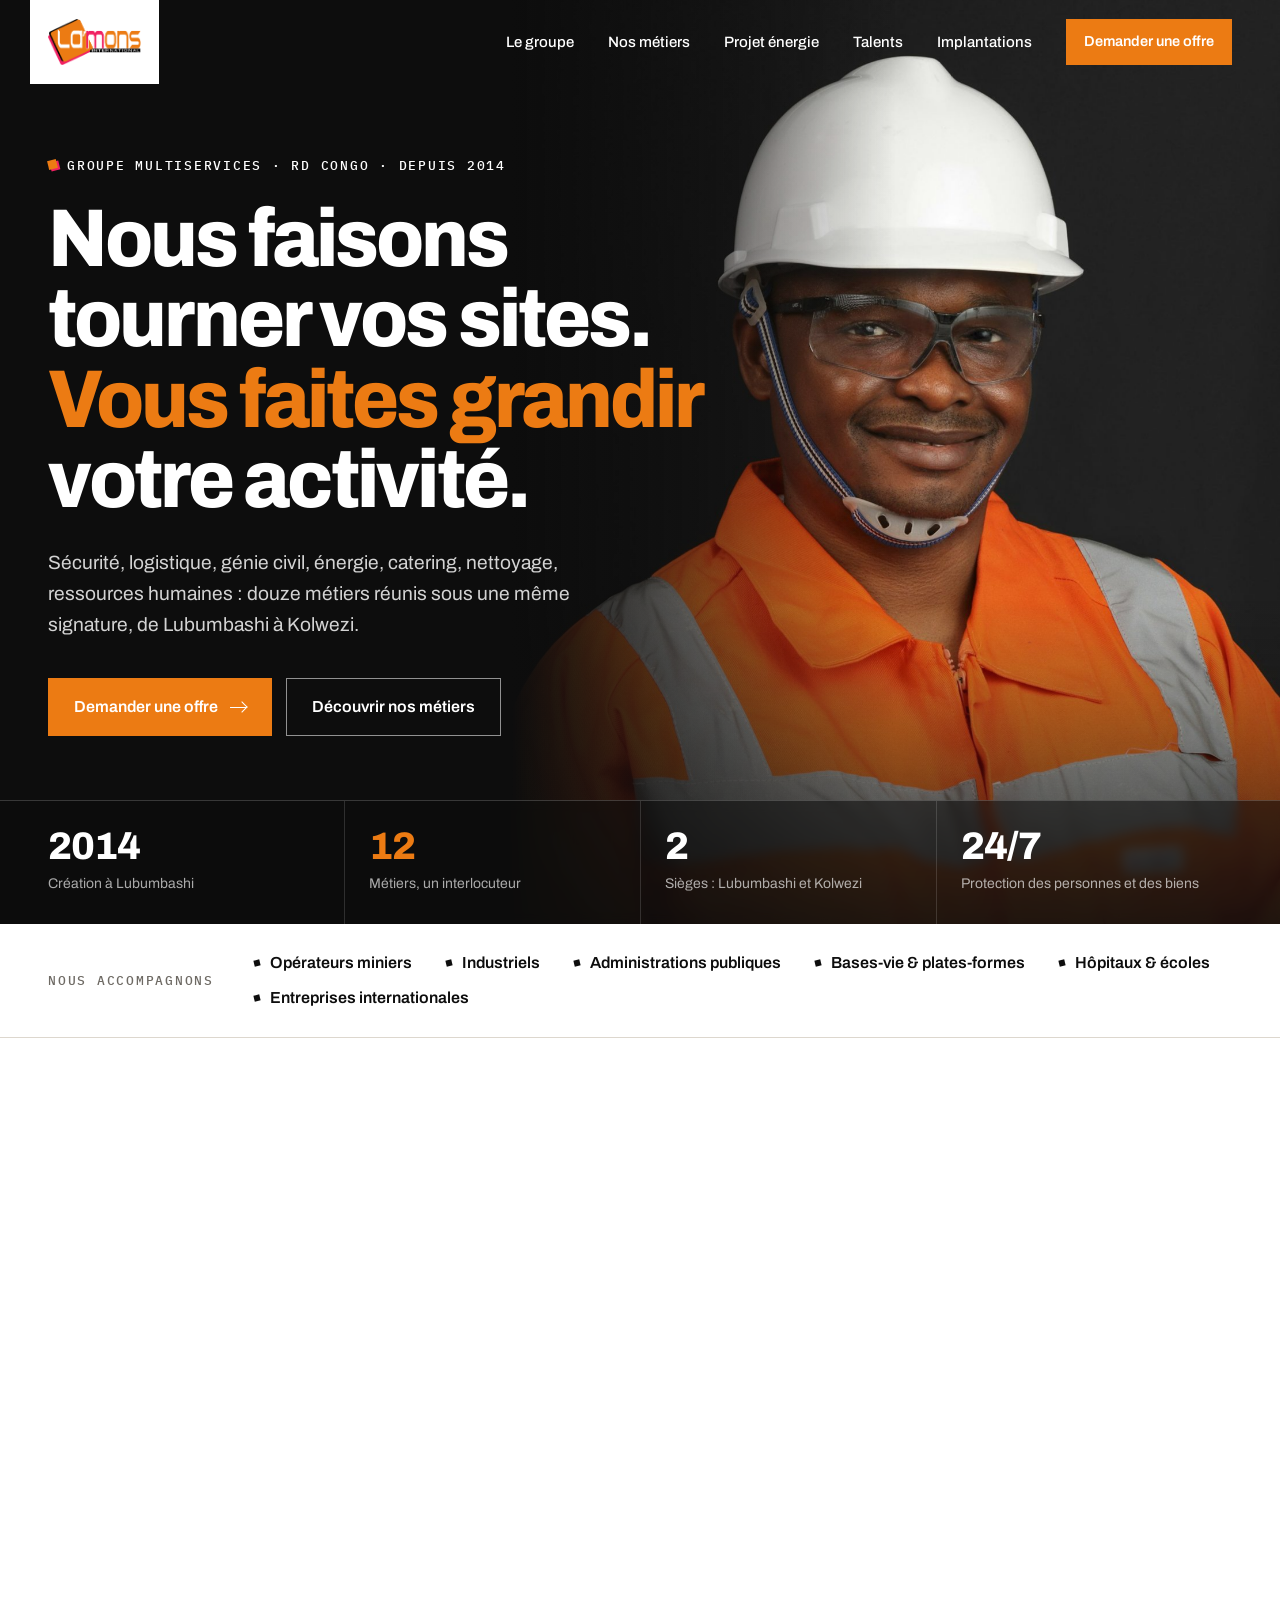
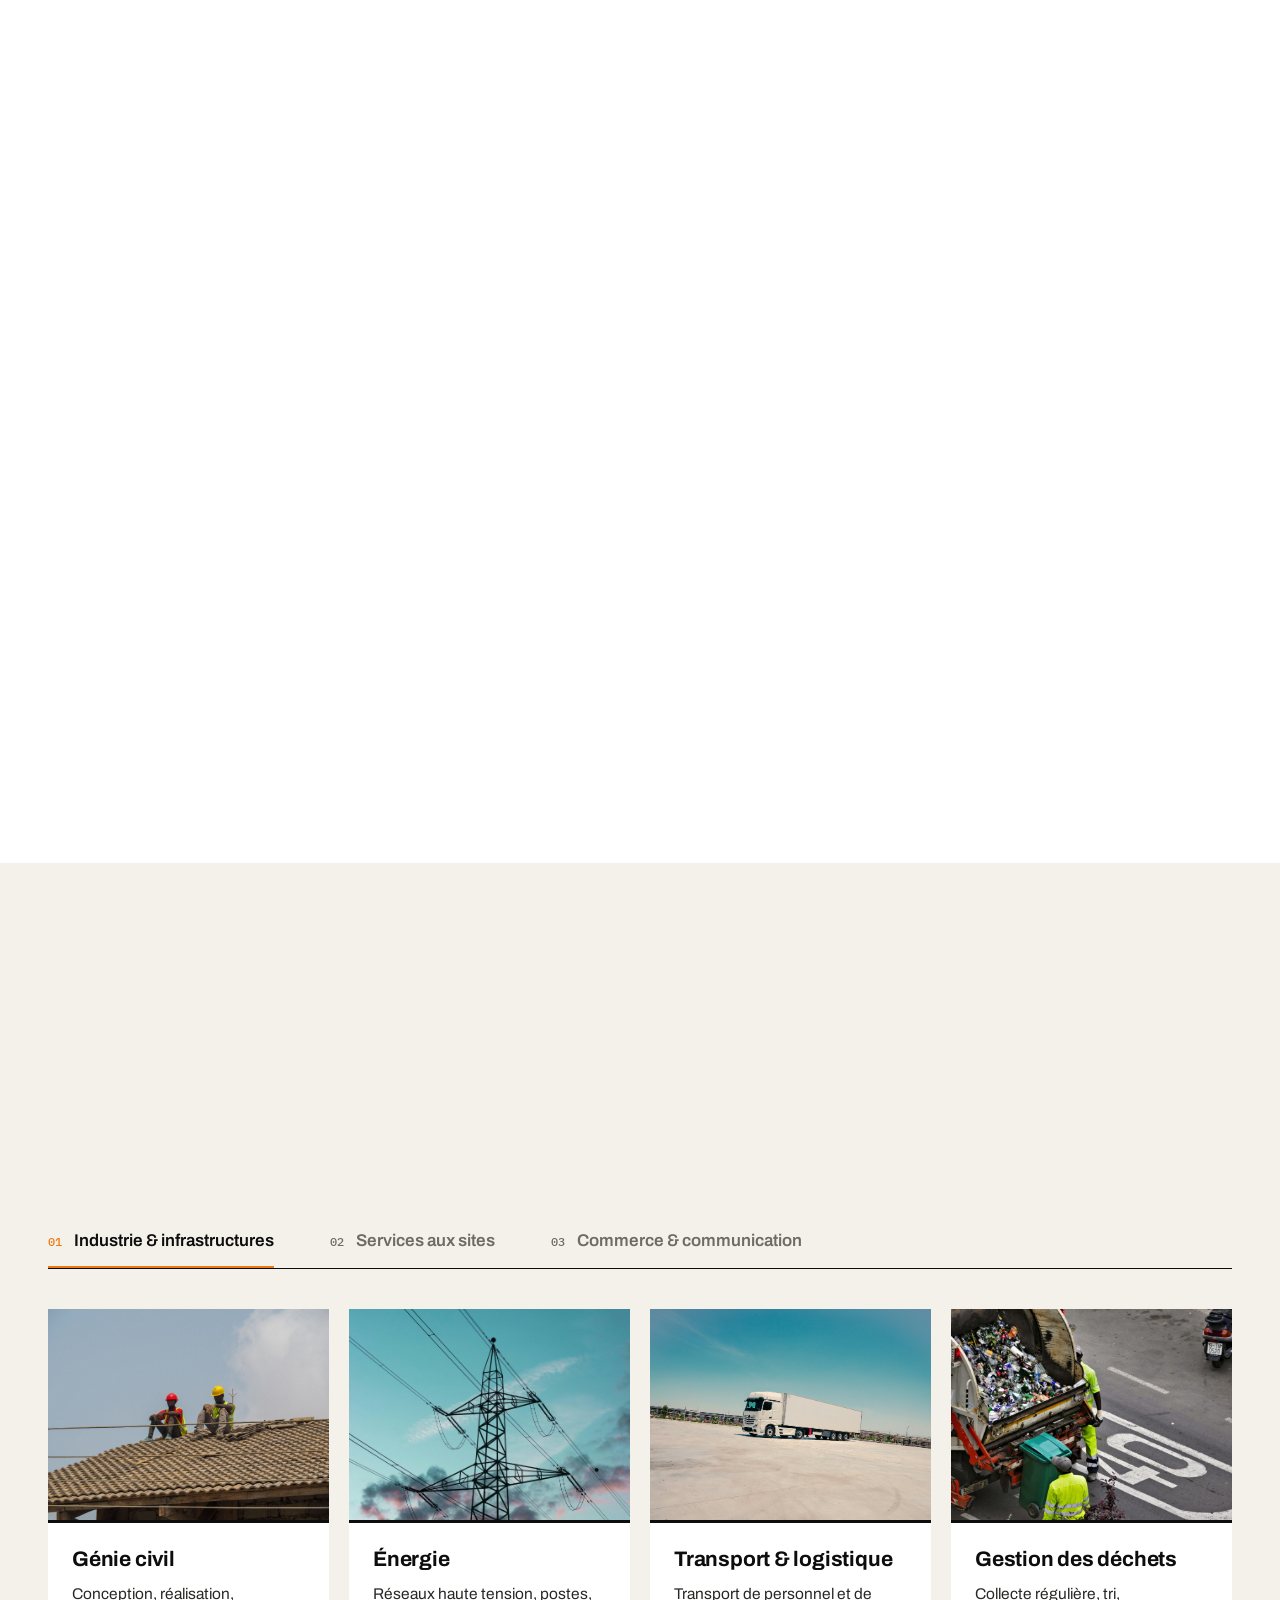
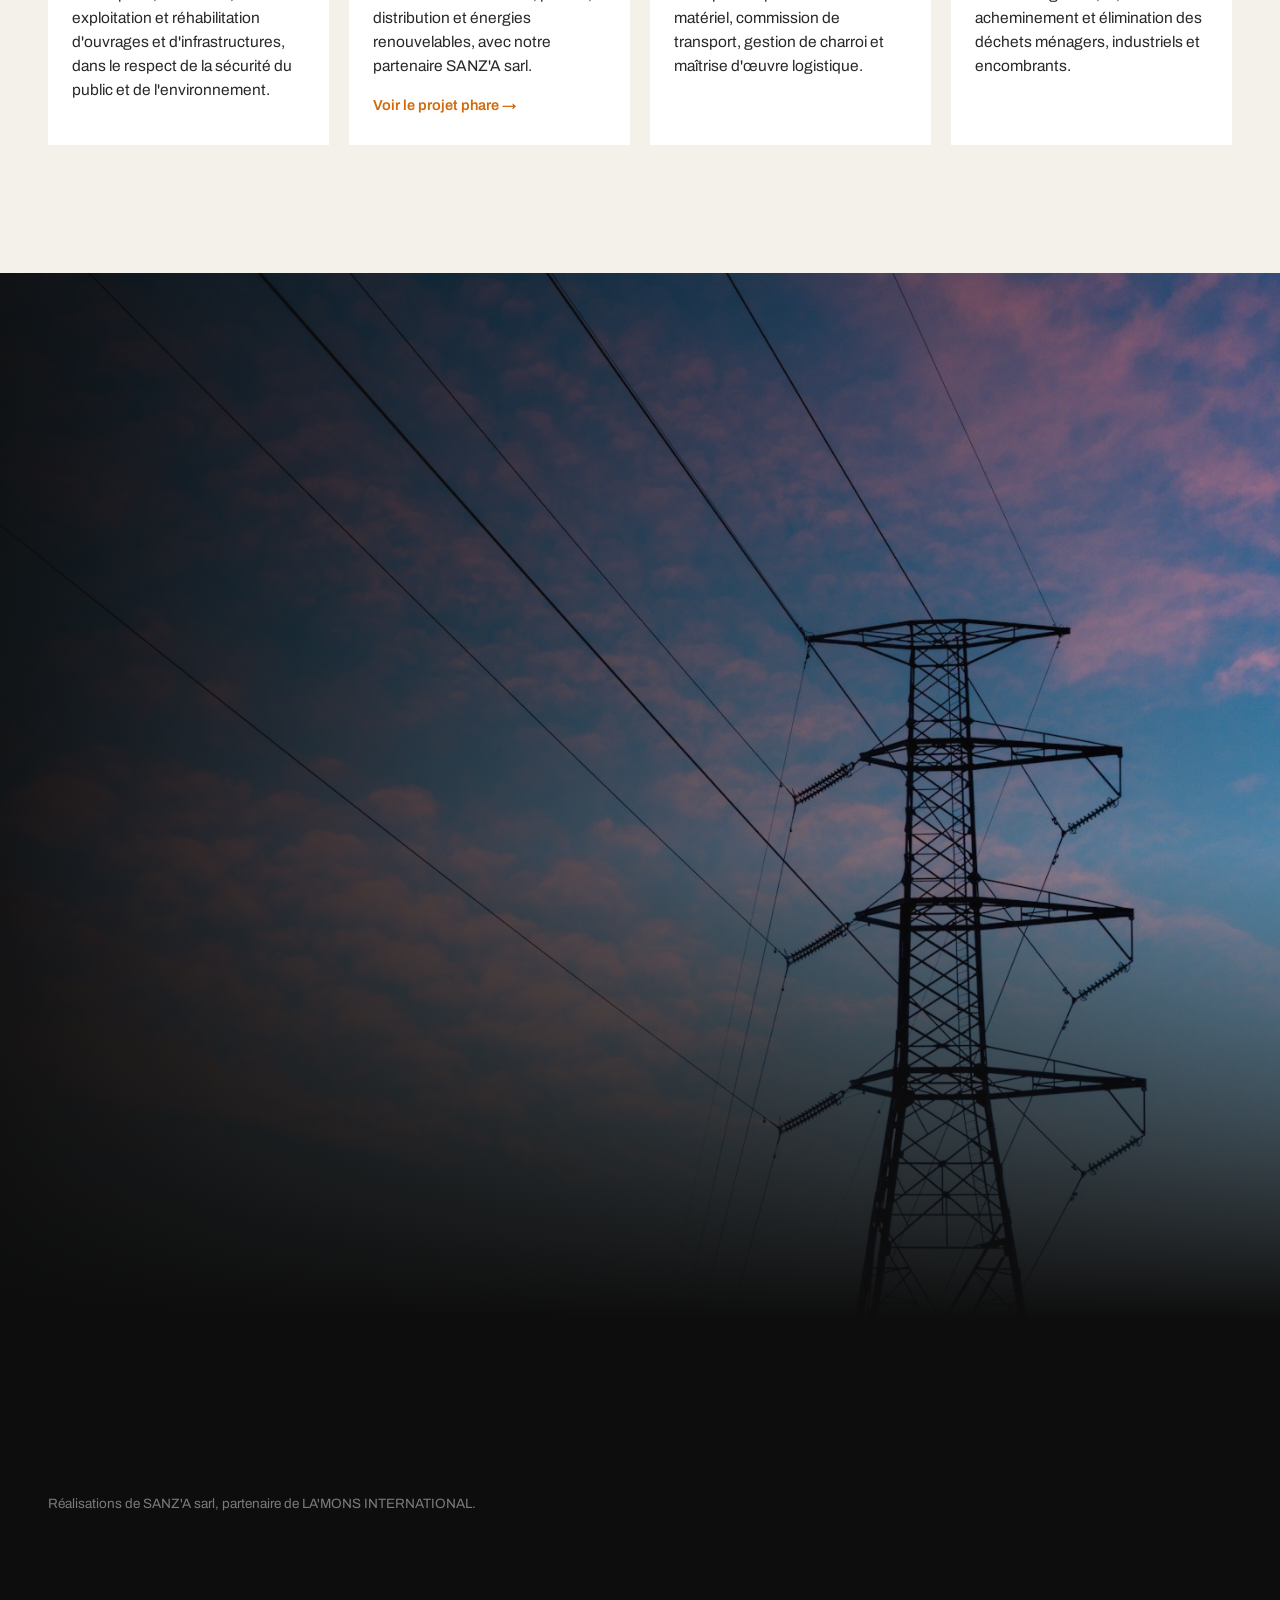
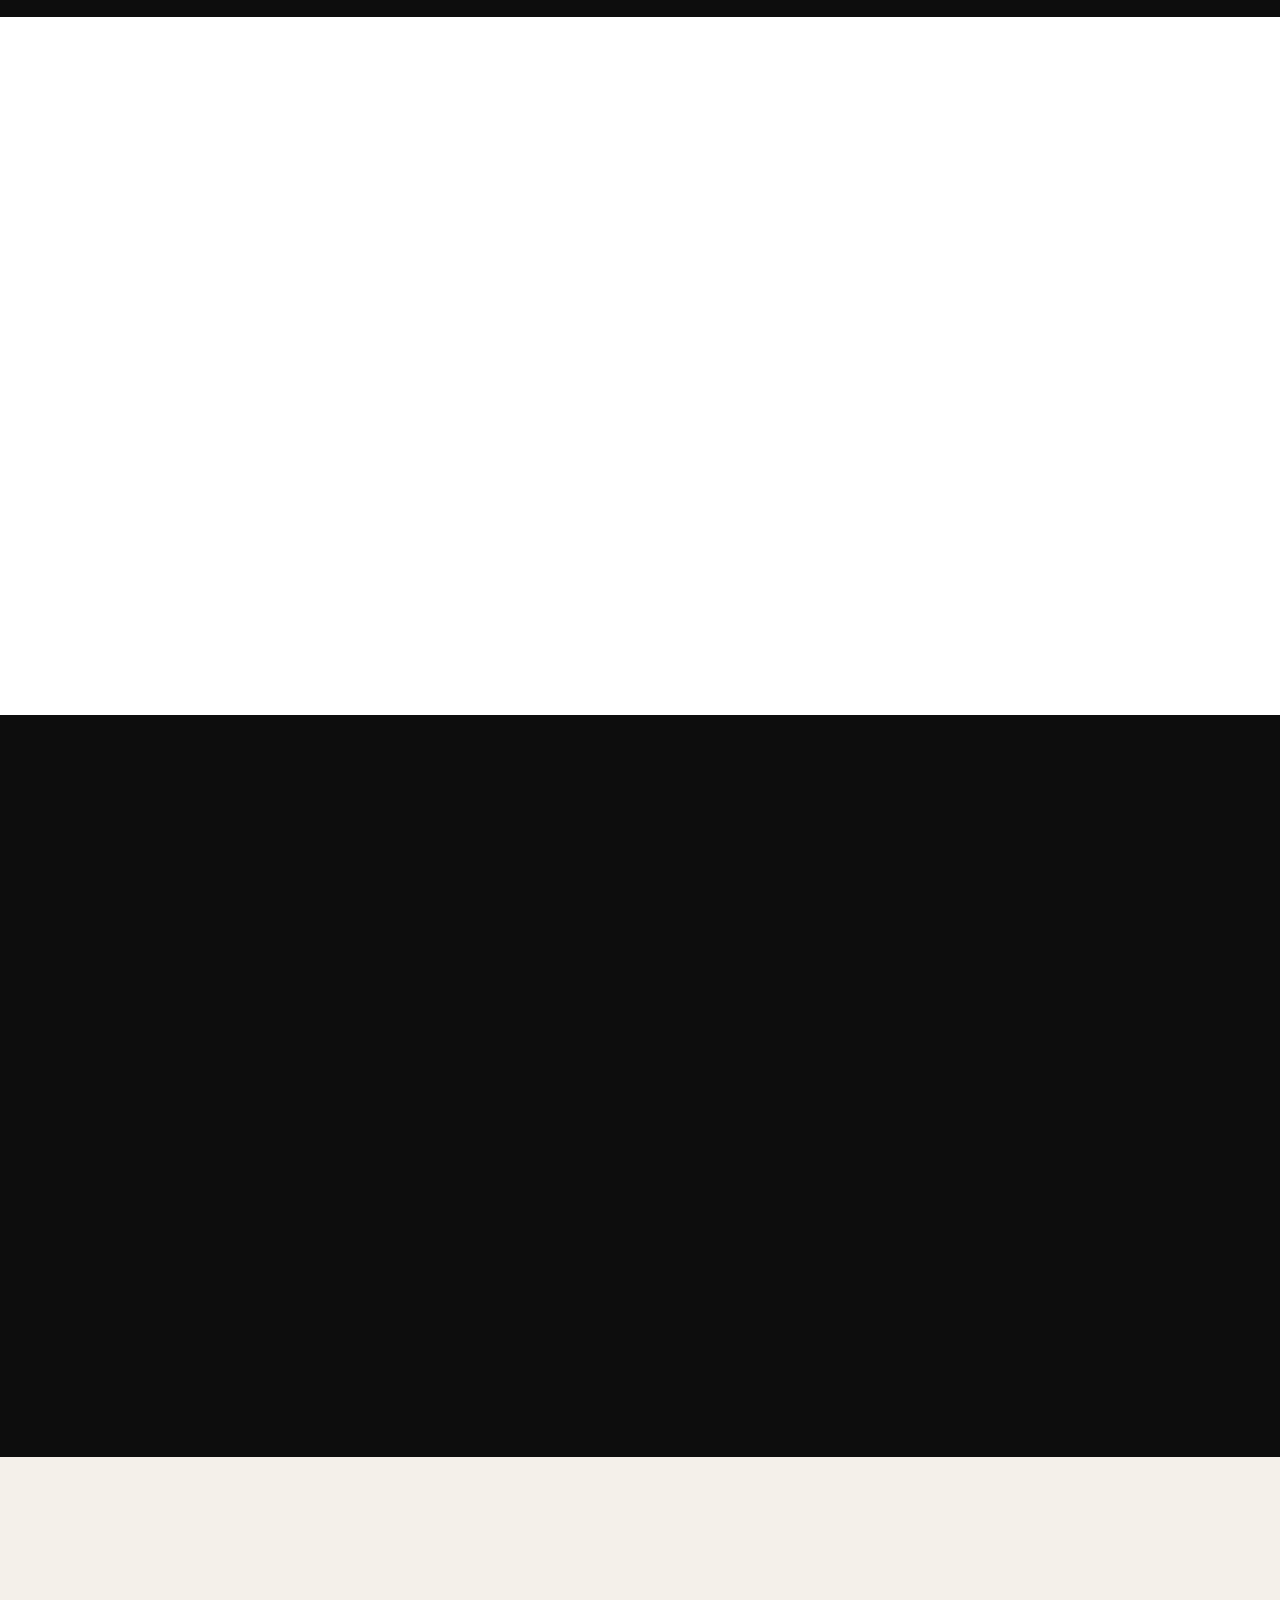
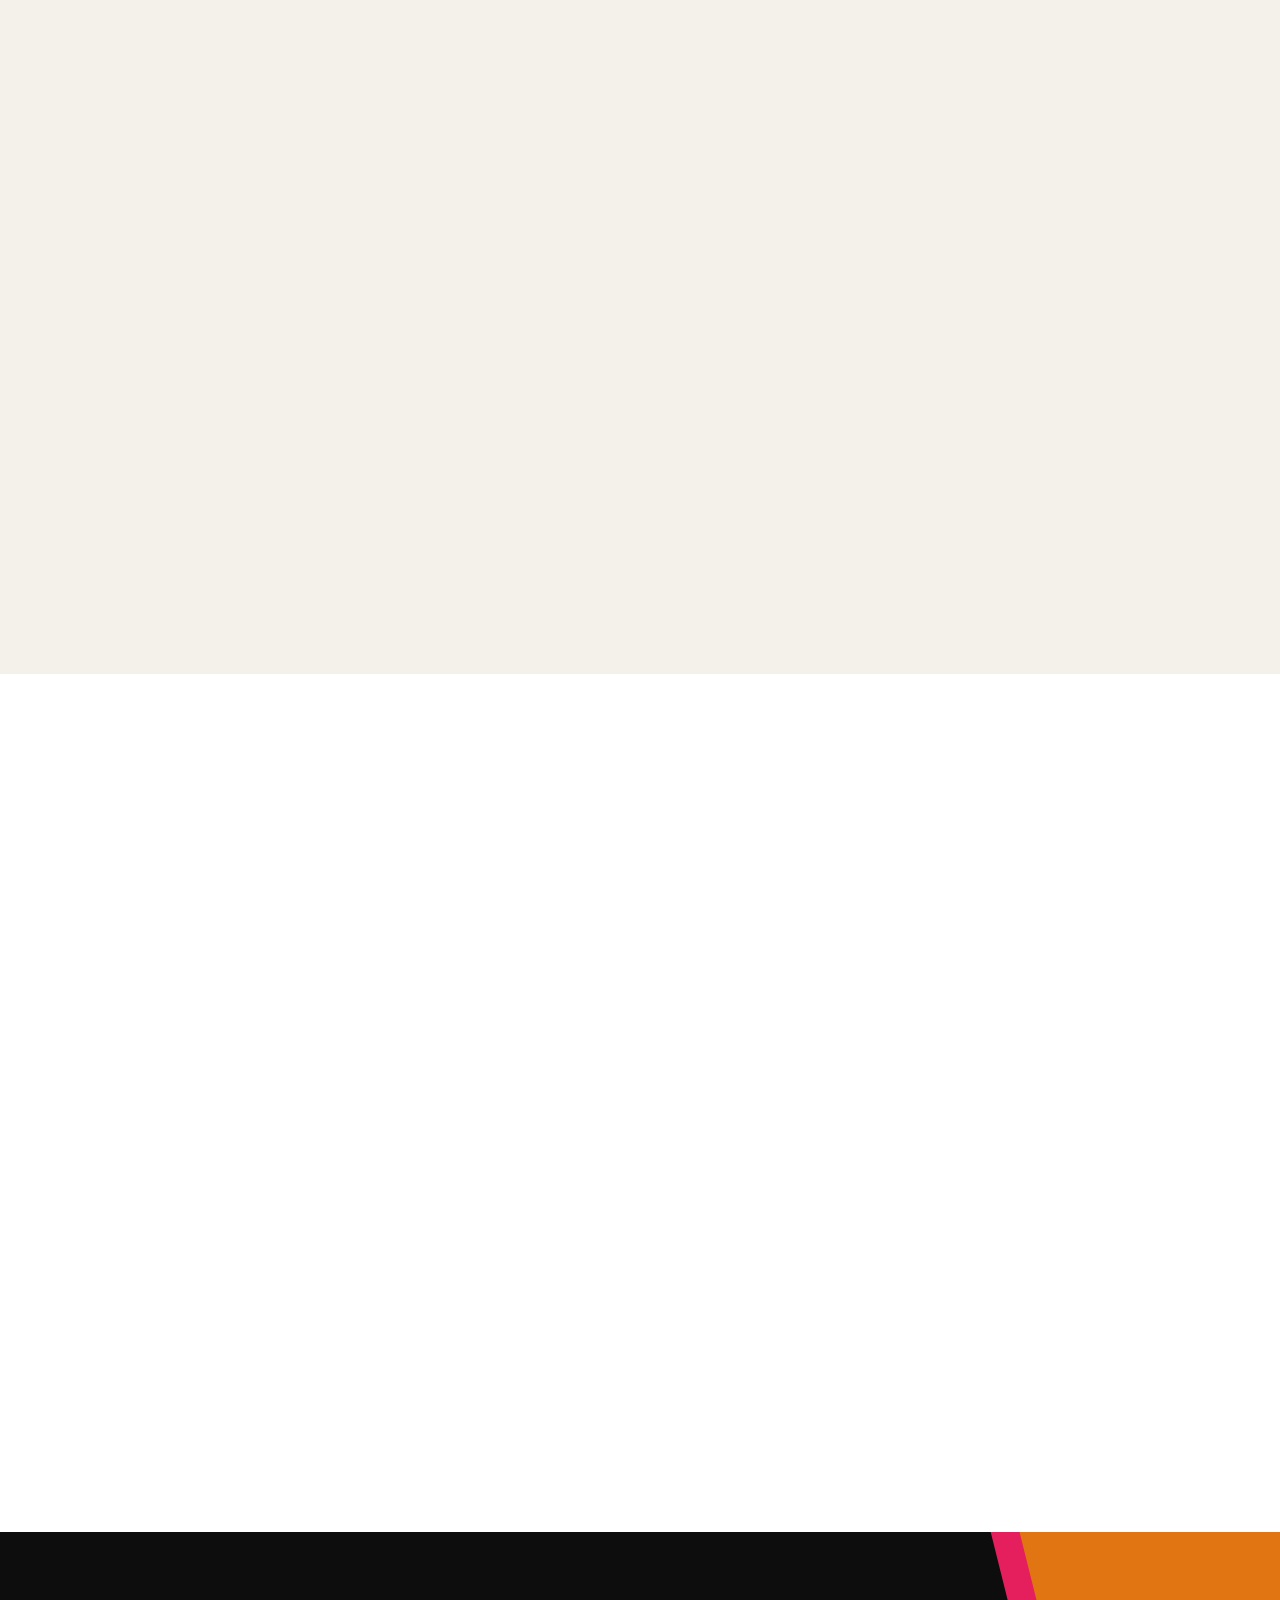
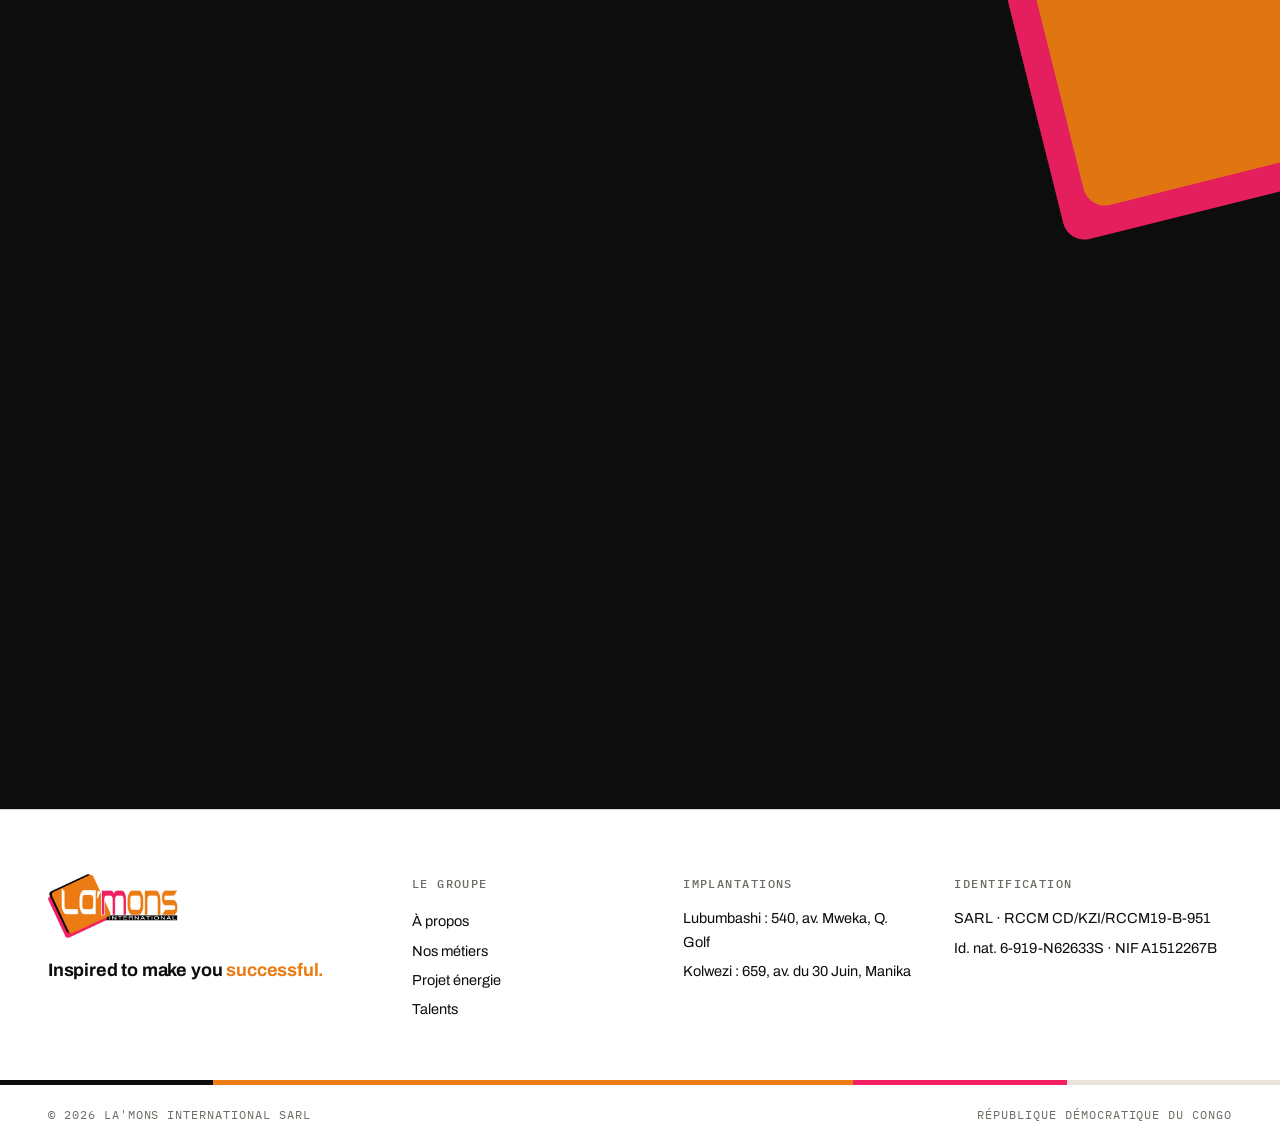
<file: index.html>
<!DOCTYPE html>
<html lang="fr"><head><meta charset="utf-8"><title>LA'MONS INTERNATIONAL</title>
<meta http-equiv="refresh" content="0; url=02-landing-page/">
<link rel="canonical" href="02-landing-page/"></head>
<body><a href="02-landing-page/">LA'MONS INTERNATIONAL</a></body></html>
</file>
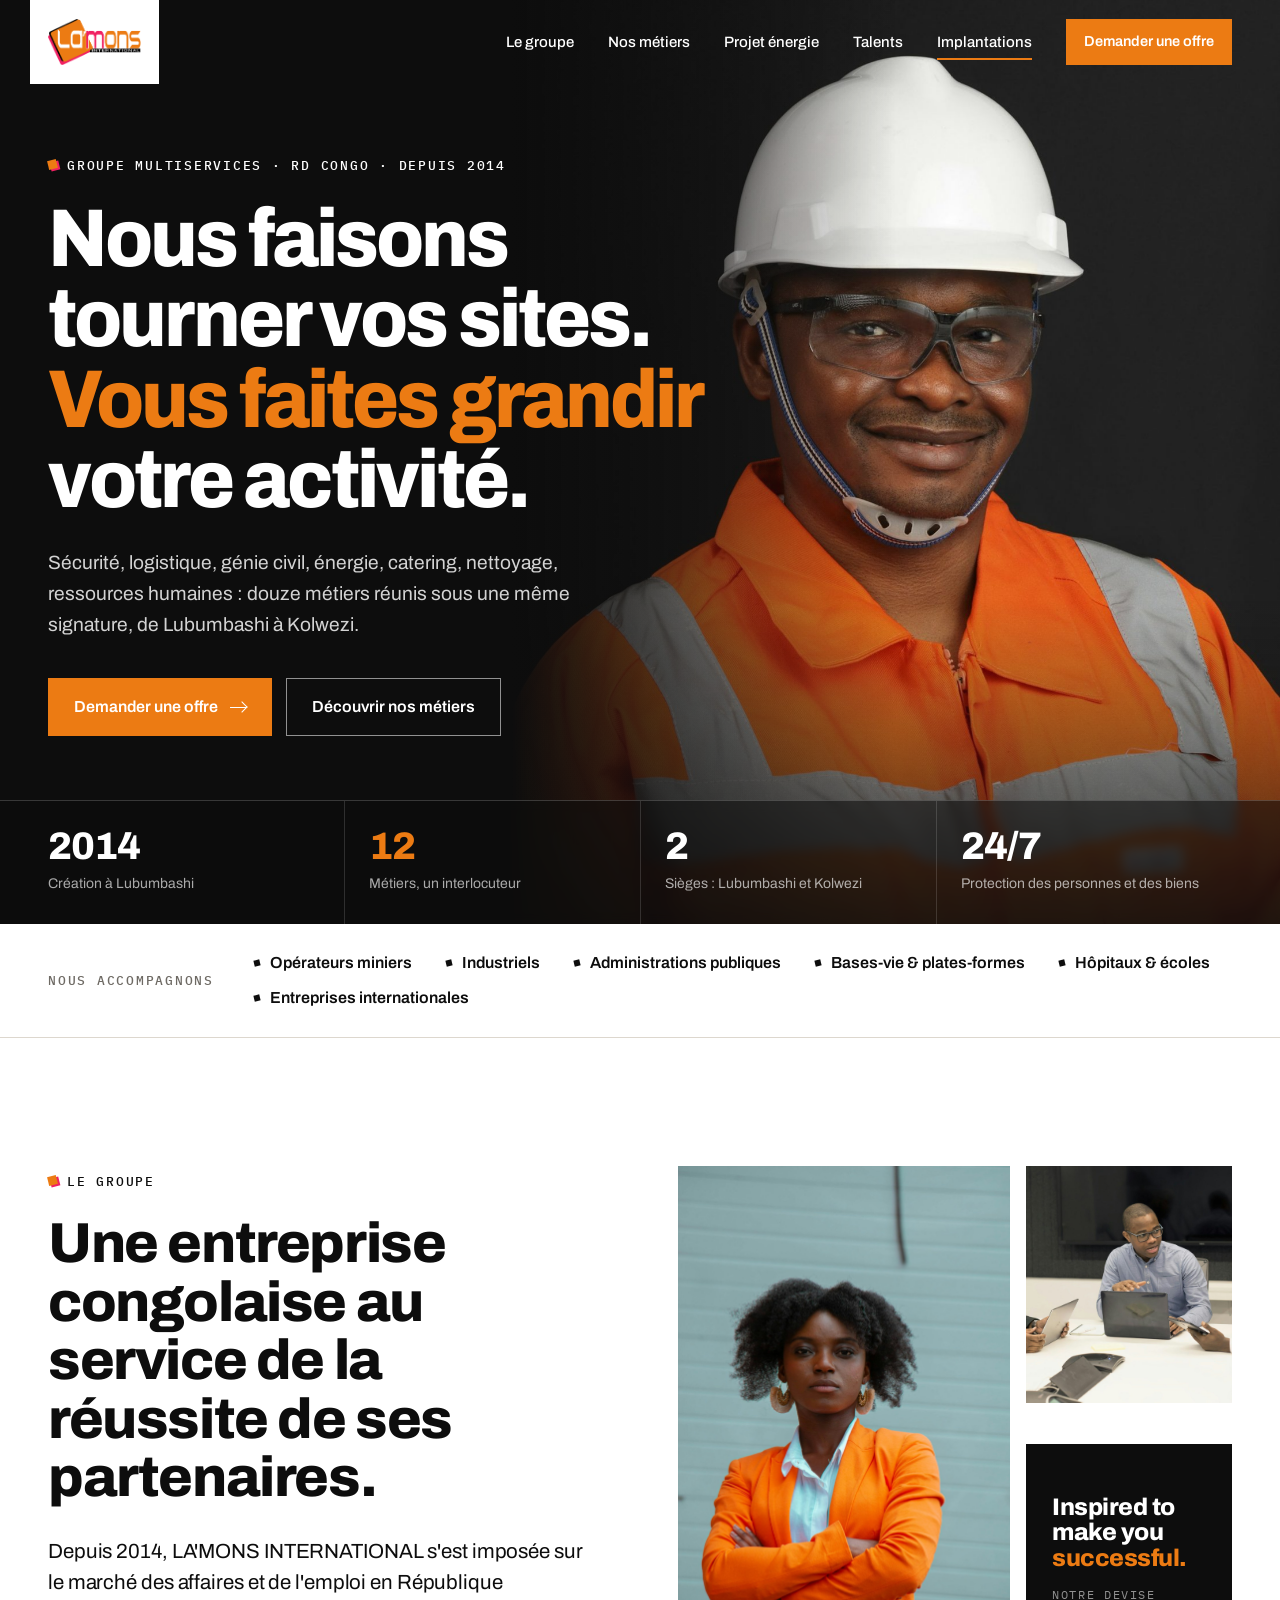
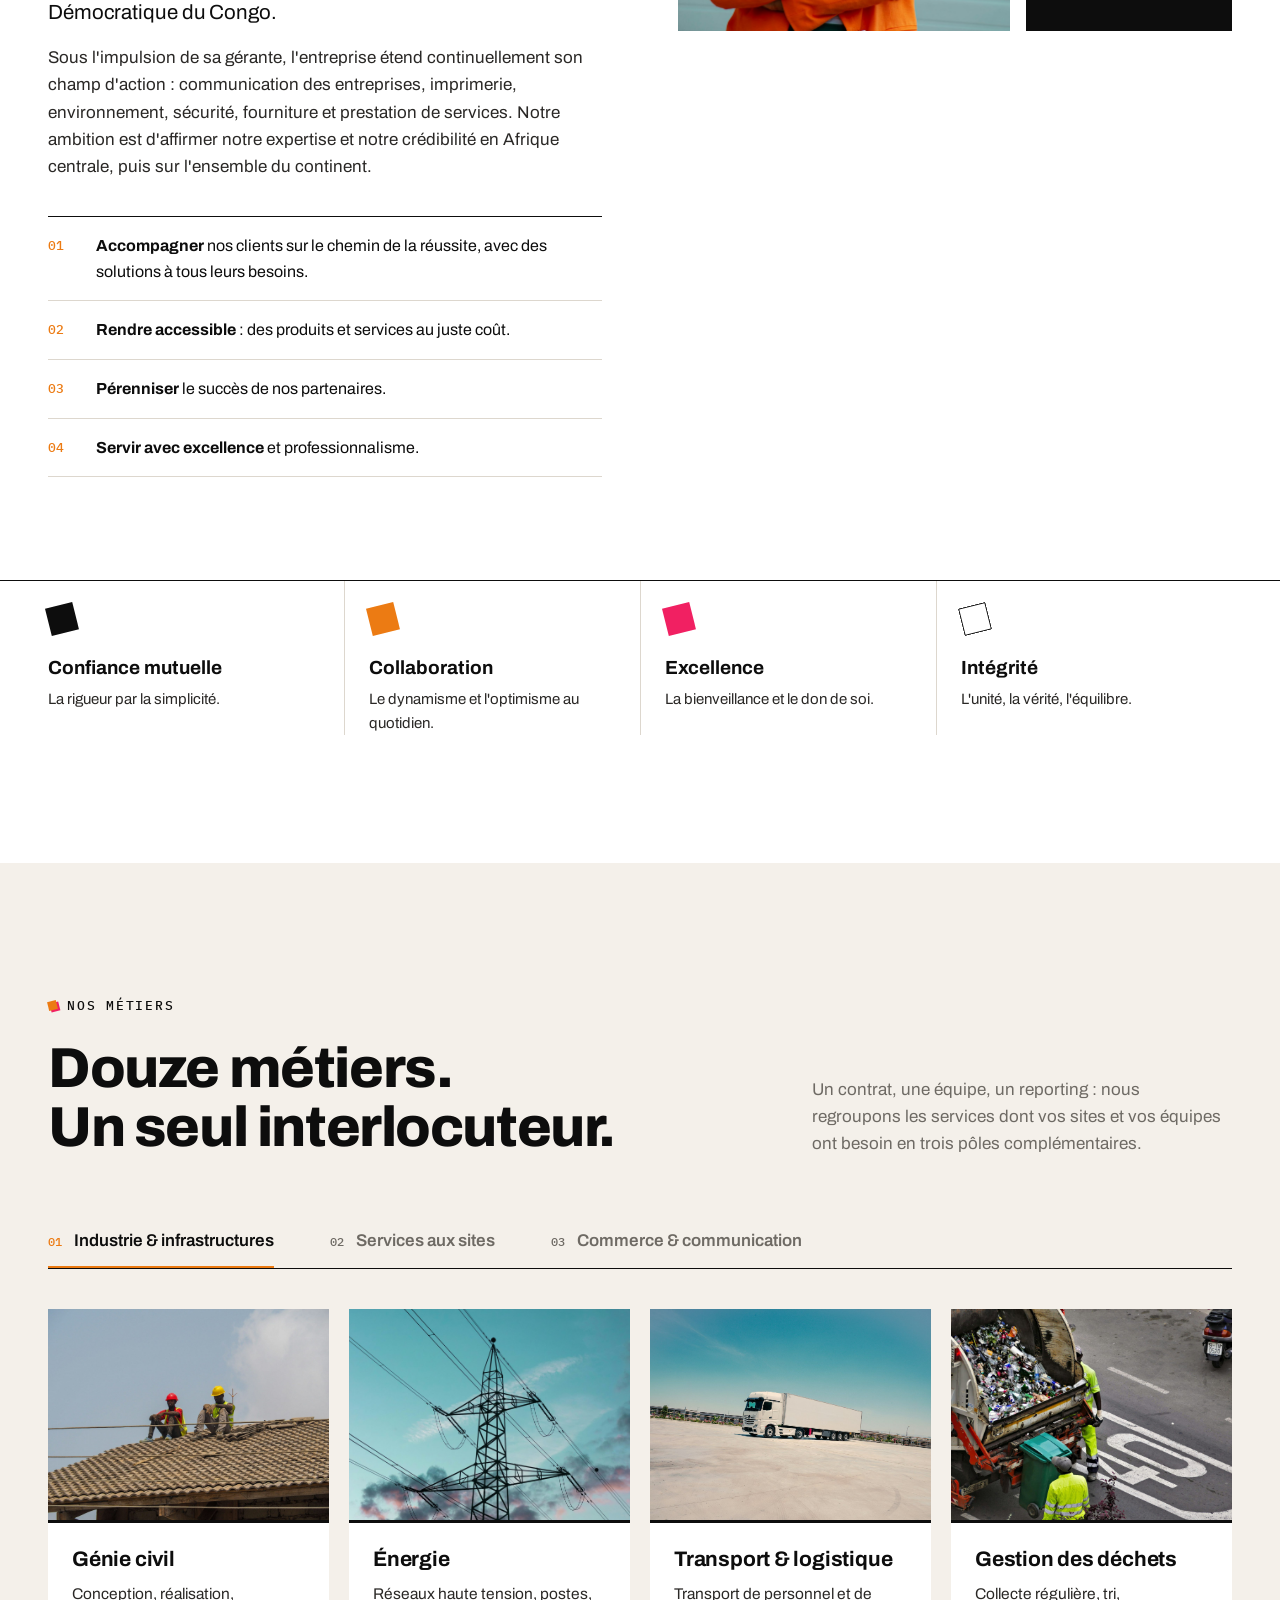
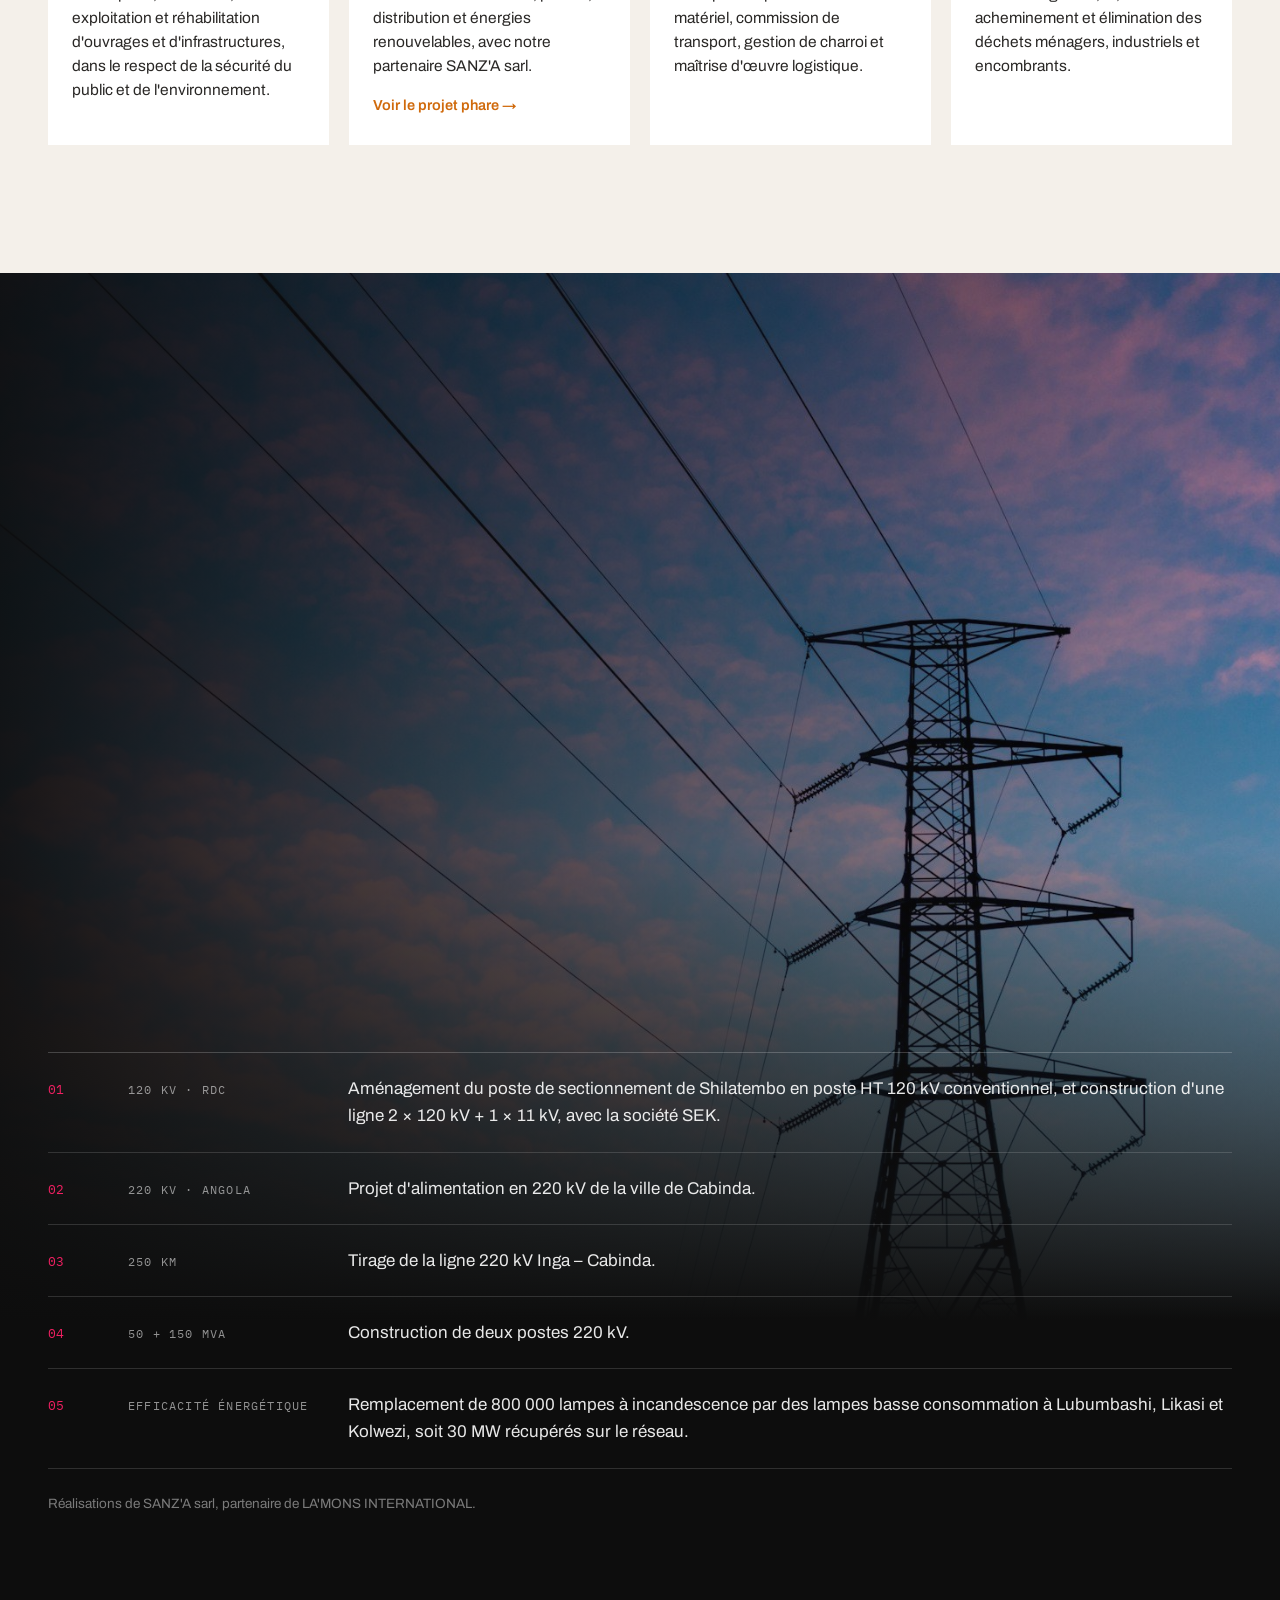
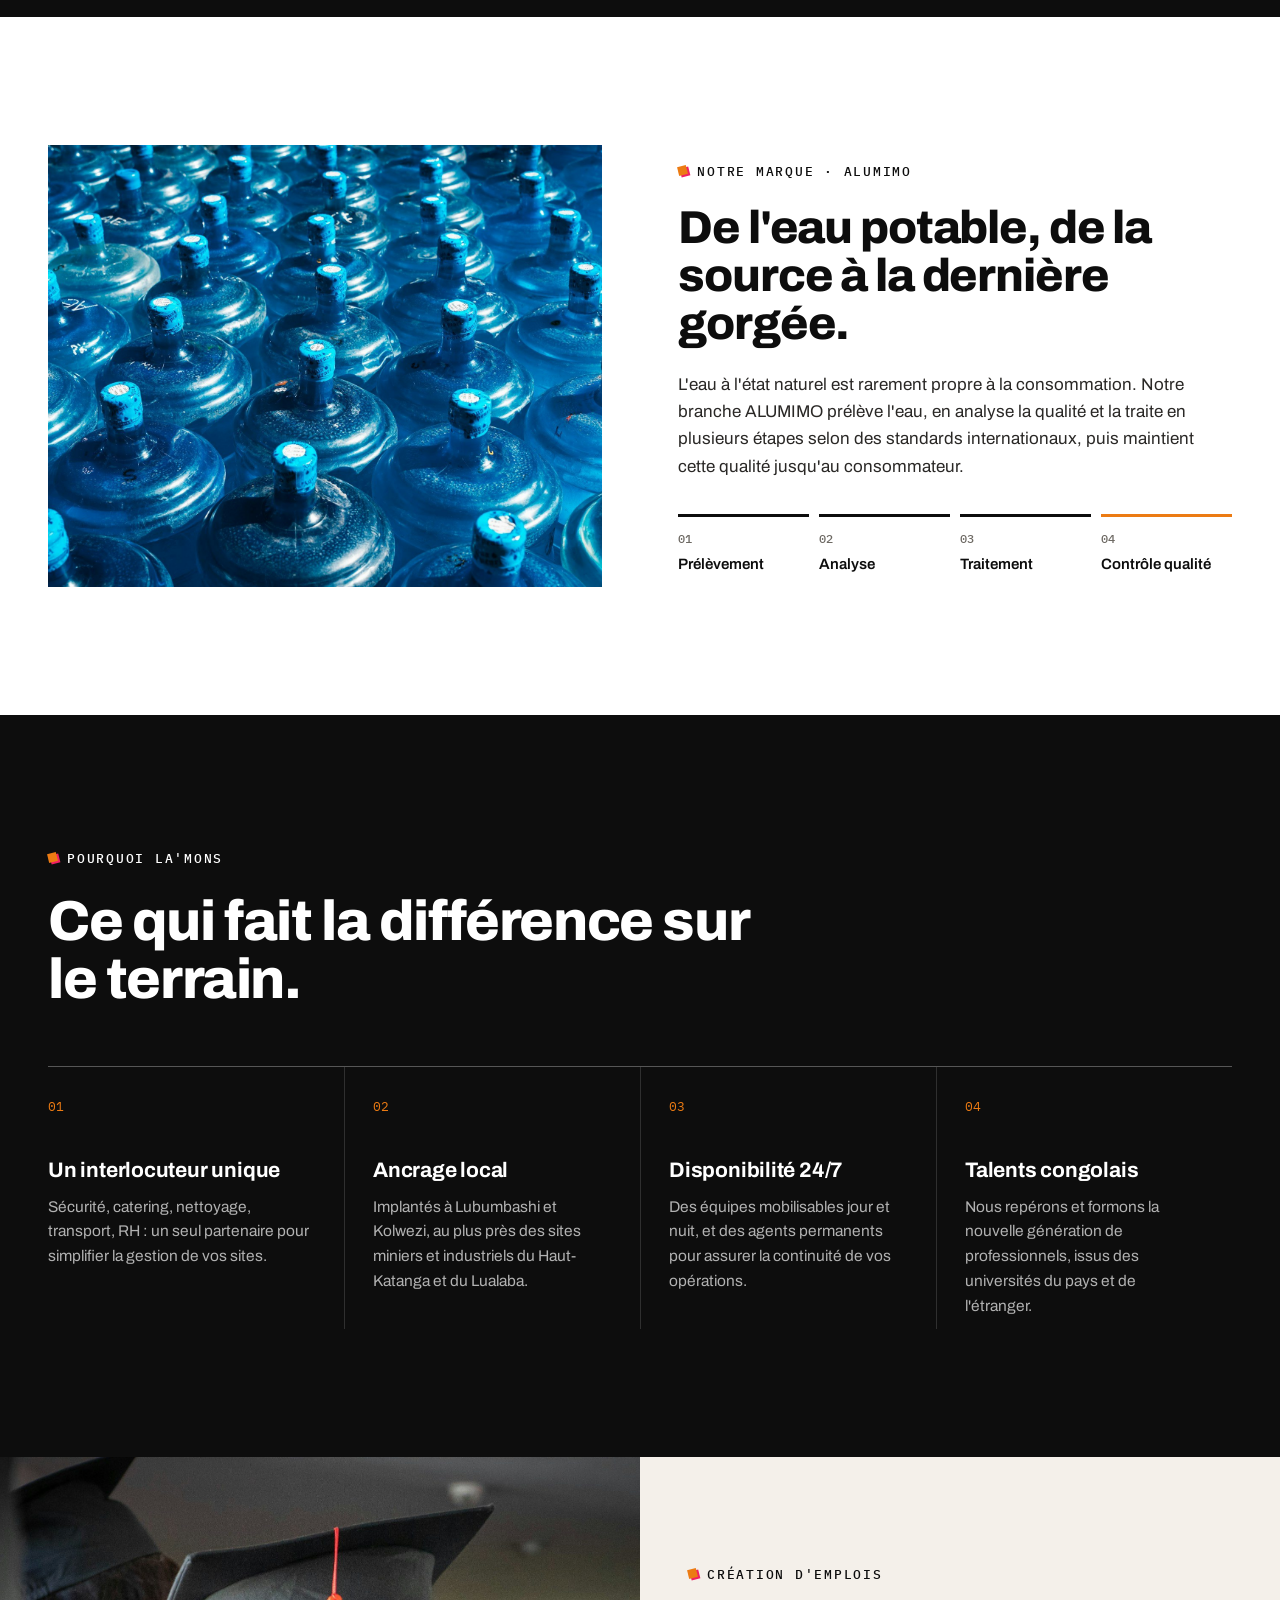
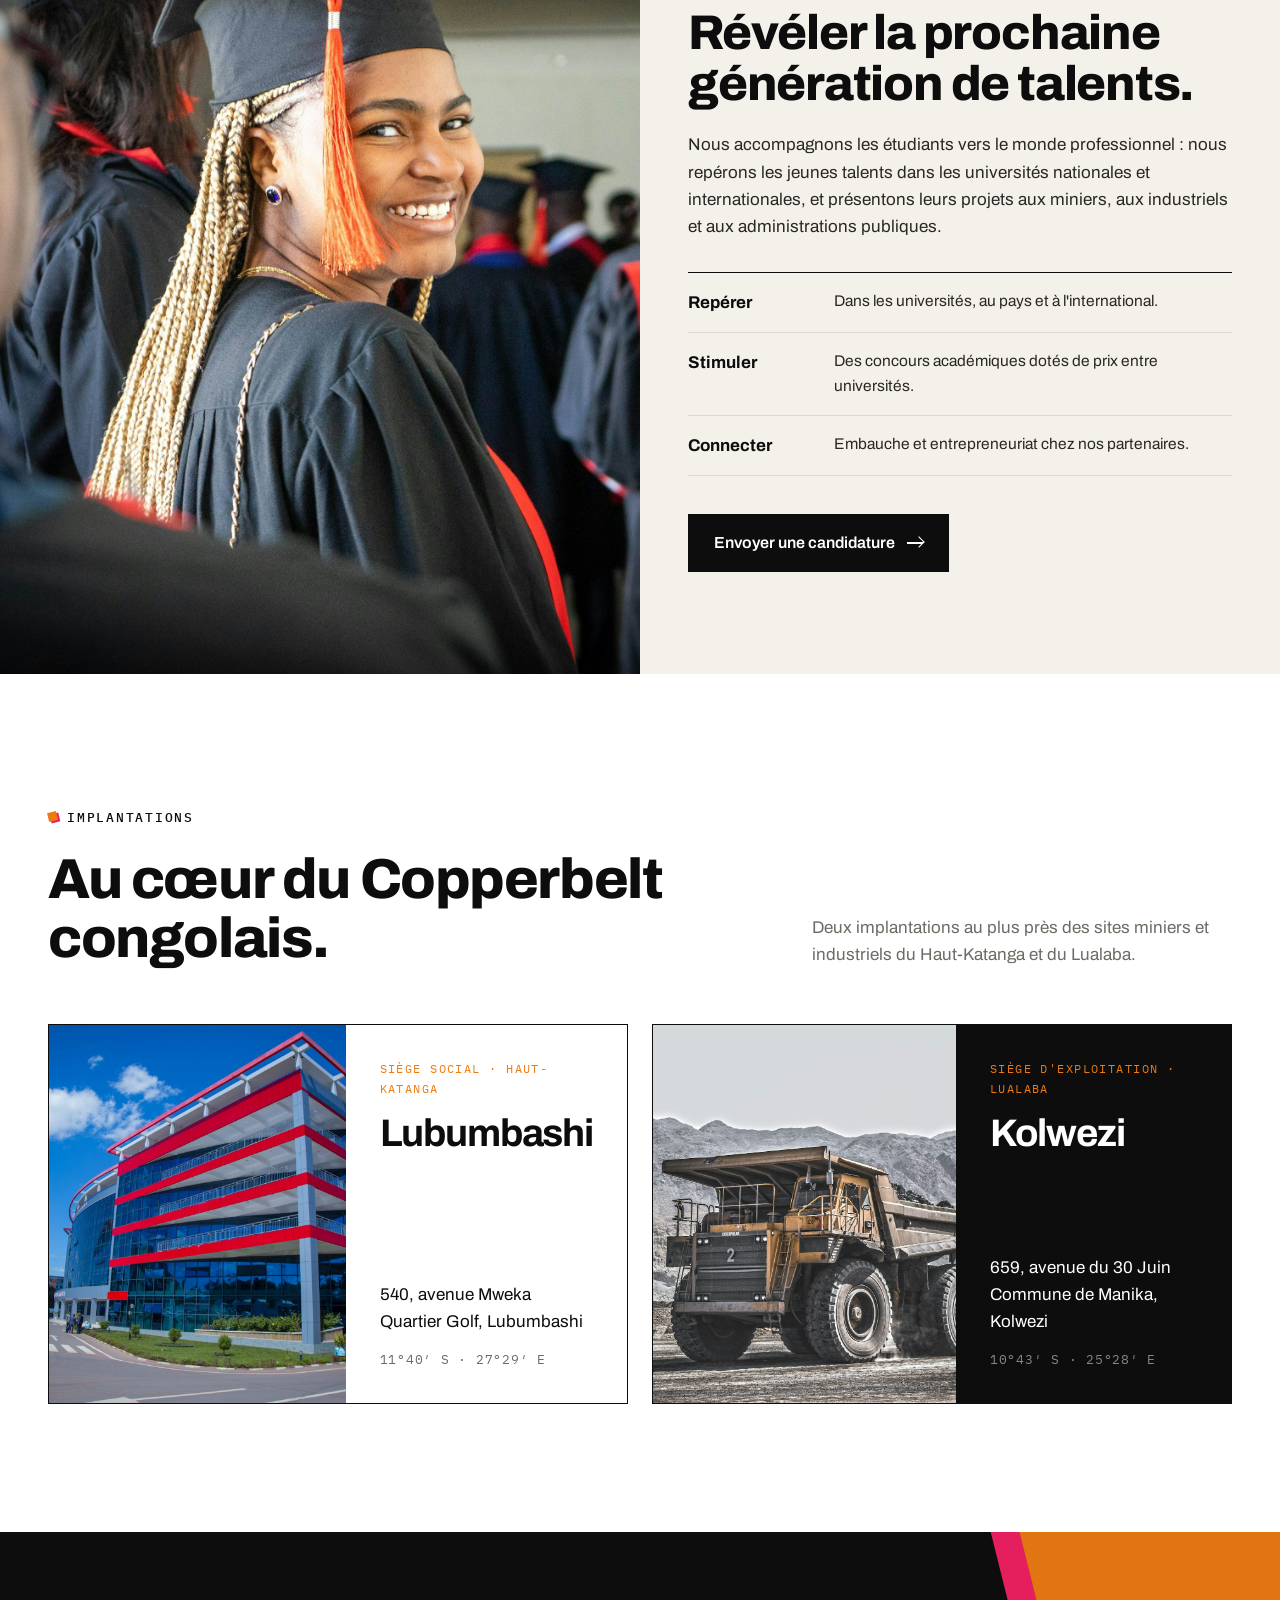
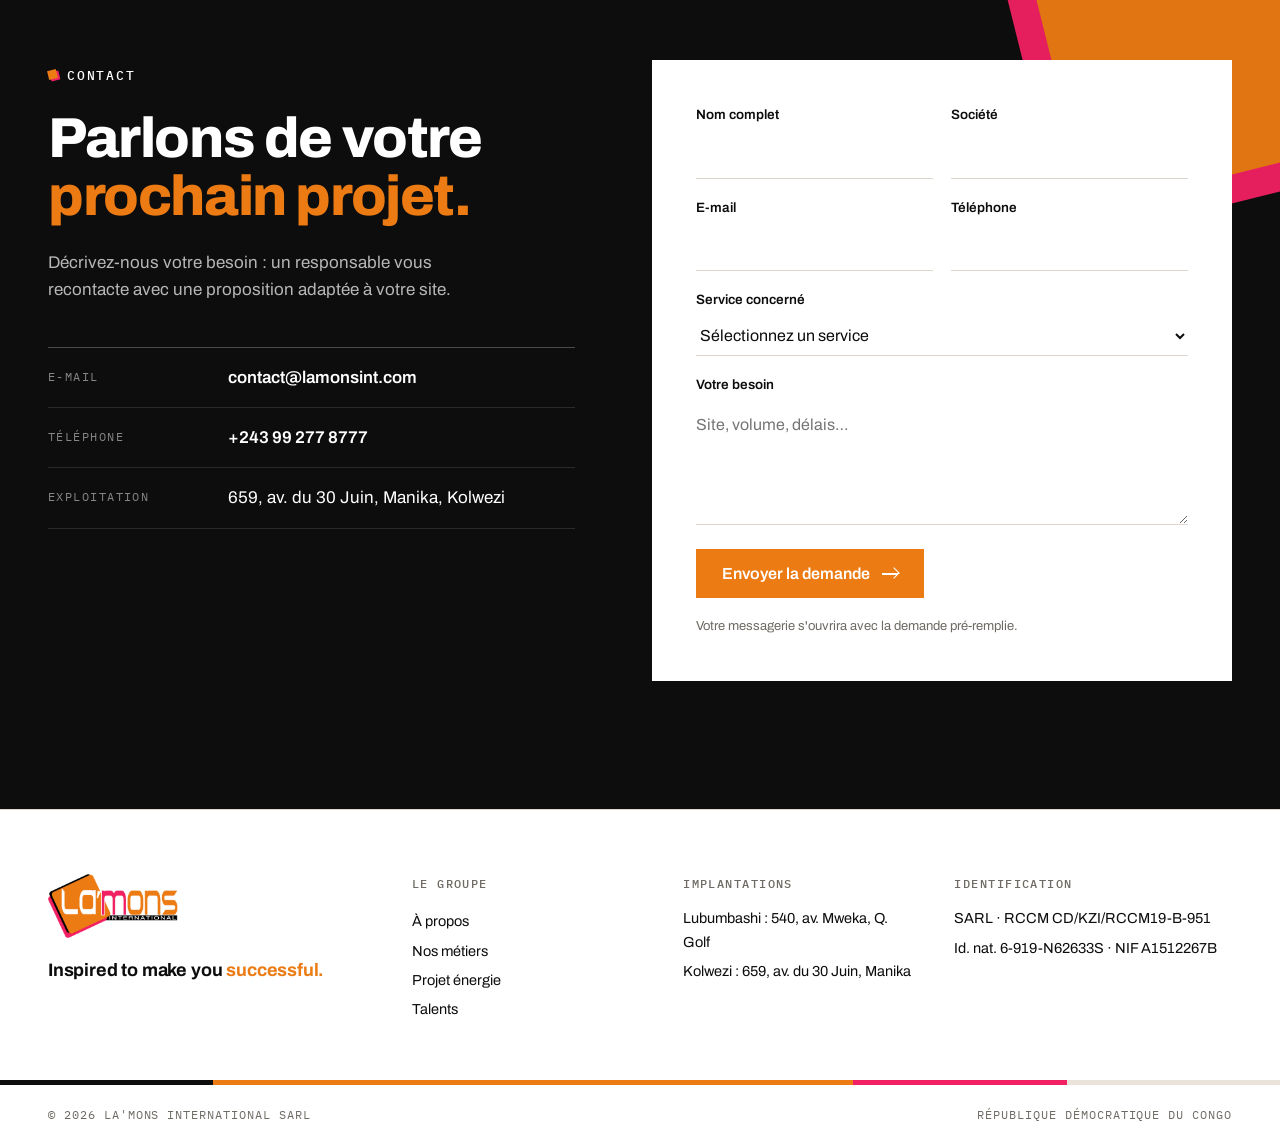
<file: 02-landing-page/index.html>
<!DOCTYPE html>
<html lang="fr">
<head>
<meta charset="utf-8">
<meta name="viewport" content="width=device-width, initial-scale=1">
<title>LA'MONS INTERNATIONAL — Groupe multiservices en RD Congo</title>
<meta name="description" content="Sécurité, transport & logistique, génie civil, énergie, catering, nettoyage, RH : LA'MONS INTERNATIONAL accompagne miniers, industriels et administrations à Lubumbashi et Kolwezi depuis 2014.">
<meta property="og:title" content="LA'MONS INTERNATIONAL — Inspired to make you successful">
<meta property="og:description" content="Groupe multiservices congolais : 12 métiers, un seul interlocuteur, de Lubumbashi à Kolwezi.">
<meta property="og:image" content="assets/img/ingenieur-orange.jpg">
<meta name="theme-color" content="#0D0D0D">
<link rel="icon" href="assets/favicon.png">
<link rel="preconnect" href="https://fonts.googleapis.com">
<link rel="preconnect" href="https://fonts.gstatic.com" crossorigin>
<link href="https://fonts.googleapis.com/css2?family=Archivo:wdth,wght@62..125,300..900&family=IBM+Plex+Mono:wght@400;500&display=swap" rel="stylesheet">
<link rel="stylesheet" href="assets/styles.css">
</head>
<body>

<a class="skip" href="#main">Aller au contenu</a>

<!-- ================= HEADER ================= -->
<header class="hdr" id="hdr">
  <div class="wrap hdr-in">
    <a href="#top" class="brand" aria-label="La'mons International, accueil"><img src="assets/logo.png" alt="La'mons International"></a>
    <nav class="nav" id="nav" aria-label="Navigation principale">
      <a href="#groupe">Le groupe</a>
      <a href="#metiers">Nos métiers</a>
      <a href="#energie">Projet énergie</a>
      <a href="#talents">Talents</a>
      <a href="#implantations">Implantations</a>
      <a href="#contact" class="btn btn-sm">Demander une offre</a>
    </nav>
    <button class="burger" id="burger" aria-label="Ouvrir le menu" aria-expanded="false" aria-controls="nav"><span></span><span></span></button>
  </div>
</header>

<main id="main">

<!-- ================= HERO ================= -->
<section class="hero" id="top">
  <div class="hero-media"><img src="assets/img/ingenieur-orange.jpg" alt="Technicien en tenue de sécurité orange" fetchpriority="high"></div>
  <div class="wrap hero-in">
    <span class="eyebrow light">Groupe multiservices · RD Congo · Depuis 2014</span>
    <h1>Nous faisons tourner vos sites.<br><span class="o">Vous faites grandir</span> votre activité.</h1>
    <p class="hero-sub">Sécurité, logistique, génie civil, énergie, catering, nettoyage, ressources humaines : douze métiers réunis sous une même signature, de Lubumbashi à Kolwezi.</p>
    <div class="hero-cta">
      <a href="#contact" class="btn">Demander une offre <i class="arr"></i></a>
      <a href="#metiers" class="btn btn-ghost">Découvrir nos métiers</a>
    </div>
  </div>
  <div class="hero-stats">
    <div class="wrap stats">
      <div><b data-count="2014">2014</b><span>Création à Lubumbashi</span></div>
      <div><b><span data-count="12">12</span></b><span>Métiers, un interlocuteur</span></div>
      <div><b><span data-count="2">2</span></b><span>Sièges : Lubumbashi et Kolwezi</span></div>
      <div><b>24/7</b><span>Protection des personnes et des biens</span></div>
    </div>
  </div>
</section>

<!-- ================= SECTEURS ================= -->
<section class="sectors">
  <div class="wrap sectors-in">
    <span class="mono-label">Nous accompagnons</span>
    <ul>
      <li>Opérateurs miniers</li>
      <li>Industriels</li>
      <li>Administrations publiques</li>
      <li>Bases-vie & plates-formes</li>
      <li>Hôpitaux & écoles</li>
      <li>Entreprises internationales</li>
    </ul>
  </div>
</section>

<!-- ================= GROUPE ================= -->
<section class="sec groupe" id="groupe">
  <div class="wrap grid-2">
    <div class="reveal">
      <span class="eyebrow">Le groupe</span>
      <h2>Une entreprise congolaise au service de la réussite de ses partenaires.</h2>
      <p class="lead">Depuis 2014, LA'MONS INTERNATIONAL s'est imposée sur le marché des affaires et de l'emploi en République Démocratique du Congo.</p>
      <p>Sous l'impulsion de sa gérante, l'entreprise étend continuellement son champ d'action : communication des entreprises, imprimerie, environnement, sécurité, fourniture et prestation de services. Notre ambition est d'affirmer notre expertise et notre crédibilité en Afrique centrale, puis sur l'ensemble du continent.</p>
      <ul class="mission">
        <li><b>01</b><div><strong>Accompagner</strong> nos clients sur le chemin de la réussite, avec des solutions à tous leurs besoins.</div></li>
        <li><b>02</b><div><strong>Rendre accessible</strong> : des produits et services au juste coût.</div></li>
        <li><b>03</b><div><strong>Pérenniser</strong> le succès de nos partenaires.</div></li>
        <li><b>04</b><div><strong>Servir avec excellence</strong> et professionnalisme.</div></li>
      </ul>
    </div>
    <div class="groupe-media reveal">
      <figure class="ph tall"><img src="assets/img/femme-dirigeante.jpg" alt="Dirigeante en blazer orange" loading="lazy"></figure>
      <figure class="ph small"><img src="assets/img/reunion.jpg" alt="Réunion d'équipe" loading="lazy"></figure>
      <blockquote class="quote">
        <p>Inspired to make you <span>successful.</span></p>
        <cite>Notre devise</cite>
      </blockquote>
    </div>
  </div>
  <div class="wrap values reveal">
    <div><span class="sw" style="--c:#0D0D0D"></span><strong>Confiance mutuelle</strong><p>La rigueur par la simplicité.</p></div>
    <div><span class="sw" style="--c:#EC7B13"></span><strong>Collaboration</strong><p>Le dynamisme et l'optimisme au quotidien.</p></div>
    <div><span class="sw" style="--c:#F12062"></span><strong>Excellence</strong><p>La bienveillance et le don de soi.</p></div>
    <div><span class="sw line" style="--c:#FFFFFF"></span><strong>Intégrité</strong><p>L'unité, la vérité, l'équilibre.</p></div>
  </div>
</section>

<!-- ================= MÉTIERS ================= -->
<section class="sec metiers" id="metiers">
  <div class="wrap">
    <div class="sec-head reveal">
      <div><span class="eyebrow">Nos métiers</span><h2>Douze métiers.<br>Un seul interlocuteur.</h2></div>
      <p>Un contrat, une équipe, un reporting : nous regroupons les services dont vos sites et vos équipes ont besoin en trois pôles complémentaires.</p>
    </div>

    <div class="tabs" role="tablist" aria-label="Pôles d'activité">
      <button role="tab" aria-selected="true" aria-controls="p1" id="t1"><span>01</span>Industrie & infrastructures</button>
      <button role="tab" aria-selected="false" aria-controls="p2" id="t2" tabindex="-1"><span>02</span>Services aux sites</button>
      <button role="tab" aria-selected="false" aria-controls="p3" id="t3" tabindex="-1"><span>03</span>Commerce & communication</button>
    </div>

    <div class="panel" role="tabpanel" id="p1" aria-labelledby="t1">
      <article class="card"><figure class="ph"><img src="assets/img/genie-civil.jpg" alt="" loading="lazy"></figure><div><h3>Génie civil</h3><p>Conception, réalisation, exploitation et réhabilitation d'ouvrages et d'infrastructures, dans le respect de la sécurité du public et de l'environnement.</p></div></article>
      <article class="card"><figure class="ph"><img src="assets/img/pylone.jpg" alt="" loading="lazy"></figure><div><h3>Énergie</h3><p>Réseaux haute tension, postes, distribution et énergies renouvelables, avec notre partenaire SANZ'A sarl.</p><a href="#energie" class="more">Voir le projet phare</a></div></article>
      <article class="card"><figure class="ph"><img src="assets/img/transport.jpg" alt="" loading="lazy"></figure><div><h3>Transport & logistique</h3><p>Transport de personnel et de matériel, commission de transport, gestion de charroi et maîtrise d'œuvre logistique.</p></div></article>
      <article class="card"><figure class="ph"><img src="assets/img/dechets.jpg" alt="" loading="lazy"></figure><div><h3>Gestion des déchets</h3><p>Collecte régulière, tri, acheminement et élimination des déchets ménagers, industriels et encombrants.</p></div></article>
    </div>
    <div class="panel" role="tabpanel" id="p2" aria-labelledby="t2" hidden>
      <article class="card"><figure class="ph"><img src="assets/img/securite.jpg" alt="" loading="lazy"></figure><div><h3>Sécurité</h3><p>Agents sélectionnés pour leur intégrité, matériel de nouvelle génération, unités cynophiles et protection rapprochée, 24 h/24 et 7 j/7.</p></div></article>
      <article class="card"><figure class="ph"><img src="assets/img/catering.jpg" alt="" loading="lazy"></figure><div><h3>Hôtellerie & catering</h3><p>Bases-vie et plates-formes : logement, buanderie, restauration, sécurité et loisirs, à la carte.</p></div></article>
      <article class="card"><figure class="ph"><img src="assets/img/nettoyage.jpg" alt="" loading="lazy"></figure><div><h3>Nettoyage professionnel</h3><p>Entrepôts, usines, laboratoires, chantiers, hôpitaux, écoles, églises et parkings, avec des agents permanents.</p></div></article>
      <article class="card"><figure class="ph"><img src="assets/img/equipe-femmes.jpg" alt="" loading="lazy"></figure><div><h3>RH & formation</h3><p>Recrutement, intérim, paie, coaching et formation : nous sélectionnons et développons les compétences dont vous avez besoin.</p></div></article>
    </div>
    <div class="panel" role="tabpanel" id="p3" aria-labelledby="t3" hidden>
      <article class="card"><figure class="ph"><img src="assets/img/agent-terrain.jpg" alt="" loading="lazy"></figure><div><h3>Commerce général</h3><p>Alimentaire, pétrolier, cosmétique, vestimentaire, informatique, pharmaceutique : des produits originaux venus du monde entier.</p></div></article>
      <article class="card"><figure class="ph"><img src="assets/img/eau.jpg" alt="" loading="lazy"></figure><div><h3>Eau potable ALUMIMO</h3><p>Prélèvement, analyse et traitement aux standards internationaux, avec une qualité garantie jusqu'à la dernière gorgée.</p></div></article>
      <article class="card"><figure class="ph"><img src="assets/img/impression.jpg" alt="" loading="lazy"></figure><div><h3>Communication & imprimerie</h3><p>Des stratégies et des supports pour rapprocher direction, collaborateurs et consommateurs.</p></div></article>
      <article class="card"><figure class="ph"><img src="assets/img/conference.jpg" alt="" loading="lazy"></figure><div><h3>Événementiel & billetterie</h3><p>Conception, organisation et décoration d'événements, et réservation de billets simple et immédiate.</p></div></article>
    </div>
  </div>
</section>

<!-- ================= PROJET PHARE ÉNERGIE ================= -->
<section class="energie" id="energie">
  <div class="energie-media"><img src="assets/img/pylone-rose.jpg" alt="Pylône haute tension au crépuscule" loading="lazy"></div>
  <div class="wrap energie-in">
    <div class="energie-head reveal">
      <span class="eyebrow light">Projet phare · Partenariat SANZ'A sarl</span>
      <h2>L'énergie qui fait avancer la région.</h2>
      <p>Avec SANZ'A sarl, spécialiste de la production d'électricité, des réseaux de distribution et de l'ingénierie, nous portons des projets électriques et hydrauliques d'envergure, à toutes les phases du cycle de vie des actifs, sur tous terrains et sous tous climats.</p>
    </div>
    <div class="kpis reveal">
      <div><b><span data-count="250">250</span> km</b><span>Ligne 220 kV Inga – Cabinda</span></div>
      <div><b><span data-count="800000" data-sep>800 000</span></b><span>Lampes à incandescence remplacées</span></div>
      <div><b><span data-count="30">30</span> MW</b><span>Récupérés sur le réseau</span></div>
      <div><b><span data-count="150">150</span> MVA</b><span>Plus grand poste 220 kV construit</span></div>
    </div>
    <ol class="refs reveal">
      <li><span class="tag">120 kV · RDC</span><p>Aménagement du poste de sectionnement de Shilatembo en poste HT 120 kV conventionnel, et construction d'une ligne 2 × 120 kV + 1 × 11 kV, avec la société SEK.</p></li>
      <li><span class="tag">220 kV · Angola</span><p>Projet d'alimentation en 220 kV de la ville de Cabinda.</p></li>
      <li><span class="tag">250 km</span><p>Tirage de la ligne 220 kV Inga – Cabinda.</p></li>
      <li><span class="tag">50 + 150 MVA</span><p>Construction de deux postes 220 kV.</p></li>
      <li><span class="tag">Efficacité énergétique</span><p>Remplacement de 800 000 lampes à incandescence par des lampes basse consommation à Lubumbashi, Likasi et Kolwezi, soit 30 MW récupérés sur le réseau.</p></li>
    </ol>
    <p class="fine">Réalisations de SANZ'A sarl, partenaire de LA'MONS INTERNATIONAL.</p>
  </div>
</section>

<!-- ================= ALUMIMO ================= -->
<section class="alumimo">
  <div class="wrap alumimo-in">
    <figure class="ph reveal"><img src="assets/img/eau.jpg" alt="Bonbonnes d'eau potable" loading="lazy"></figure>
    <div class="reveal">
      <span class="eyebrow">Notre marque · ALUMIMO</span>
      <h2>De l'eau potable, de la source à la dernière gorgée.</h2>
      <p>L'eau à l'état naturel est rarement propre à la consommation. Notre branche ALUMIMO prélève l'eau, en analyse la qualité et la traite en plusieurs étapes selon des standards internationaux, puis maintient cette qualité jusqu'au consommateur.</p>
      <ol class="steps">
        <li><b>01</b>Prélèvement</li>
        <li><b>02</b>Analyse</li>
        <li><b>03</b>Traitement</li>
        <li><b>04</b>Contrôle qualité</li>
      </ol>
    </div>
  </div>
</section>

<!-- ================= POURQUOI ================= -->
<section class="sec why">
  <div class="wrap">
    <div class="sec-head reveal">
      <div><span class="eyebrow">Pourquoi La'mons</span><h2>Ce qui fait la différence sur le terrain.</h2></div>
    </div>
    <div class="why-grid reveal">
      <div><span class="n">01</span><h3>Un interlocuteur unique</h3><p>Sécurité, catering, nettoyage, transport, RH : un seul partenaire pour simplifier la gestion de vos sites.</p></div>
      <div><span class="n">02</span><h3>Ancrage local</h3><p>Implantés à Lubumbashi et Kolwezi, au plus près des sites miniers et industriels du Haut-Katanga et du Lualaba.</p></div>
      <div><span class="n">03</span><h3>Disponibilité 24/7</h3><p>Des équipes mobilisables jour et nuit, et des agents permanents pour assurer la continuité de vos opérations.</p></div>
      <div><span class="n">04</span><h3>Talents congolais</h3><p>Nous repérons et formons la nouvelle génération de professionnels, issus des universités du pays et de l'étranger.</p></div>
    </div>
  </div>
</section>

<!-- ================= TALENTS ================= -->
<section class="talents" id="talents">
  <div class="talents-media"><img src="assets/img/diplomee.jpg" alt="Jeune diplômée souriante" loading="lazy"></div>
  <div class="talents-in reveal">
    <span class="eyebrow">Création d'emplois</span>
    <h2>Révéler la prochaine génération de talents.</h2>
    <p>Nous accompagnons les étudiants vers le monde professionnel : nous repérons les jeunes talents dans les universités nationales et internationales, et présentons leurs projets aux miniers, aux industriels et aux administrations publiques.</p>
    <ul class="tsteps">
      <li><b>Repérer</b><span>Dans les universités, au pays et à l'international.</span></li>
      <li><b>Stimuler</b><span>Des concours académiques dotés de prix entre universités.</span></li>
      <li><b>Connecter</b><span>Embauche et entrepreneuriat chez nos partenaires.</span></li>
    </ul>
    <a class="btn btn-dark" href="mailto:contact@lamonsint.com?subject=Candidature%20%E2%80%94%20Programme%20Talents">Envoyer une candidature <i class="arr"></i></a>
  </div>
</section>

<!-- ================= IMPLANTATIONS ================= -->
<section class="sec sites" id="implantations">
  <div class="wrap">
    <div class="sec-head reveal">
      <div><span class="eyebrow">Implantations</span><h2>Au cœur du Copperbelt congolais.</h2></div>
      <p>Deux implantations au plus près des sites miniers et industriels du Haut-Katanga et du Lualaba.</p>
    </div>
    <div class="sites-grid">
      <article class="site reveal">
        <figure class="ph"><img src="assets/img/lubumbashi.jpg" alt="Immeuble de bureaux à Lubumbashi" loading="lazy"></figure>
        <div class="site-in">
          <span class="tag">Siège social · Haut-Katanga</span>
          <h3>Lubumbashi</h3>
          <address>540, avenue Mweka<br>Quartier Golf, Lubumbashi</address>
          <span class="coord">11°40′ S · 27°29′ E</span>
        </div>
      </article>
      <article class="site dark reveal">
        <figure class="ph"><img src="assets/img/camion-minier.jpg" alt="Camion minier" loading="lazy"></figure>
        <div class="site-in">
          <span class="tag">Siège d'exploitation · Lualaba</span>
          <h3>Kolwezi</h3>
          <address>659, avenue du 30 Juin<br>Commune de Manika, Kolwezi</address>
          <span class="coord">10°43′ S · 25°28′ E</span>
        </div>
      </article>
    </div>
  </div>
</section>

<!-- ================= CONTACT ================= -->
<section class="contact" id="contact">
  <div class="wrap contact-in">
    <div class="contact-l reveal">
      <span class="eyebrow light">Contact</span>
      <h2>Parlons de votre <span class="o">prochain projet.</span></h2>
      <p>Décrivez-nous votre besoin : un responsable vous recontacte avec une proposition adaptée à votre site.</p>
      <dl>
        <div><dt>E-mail</dt><dd><a href="mailto:contact@lamonsint.com">contact@lamonsint.com</a></dd></div>
        <div><dt>Téléphone</dt><dd><a href="tel:+243992778777">+243 99 277 8777</a></dd></div>
        <div><dt>Exploitation</dt><dd>659, av. du 30 Juin, Manika, Kolwezi</dd></div>
      </dl>
    </div>
    <form class="form reveal" id="form" novalidate>
      <div class="row">
        <label>Nom complet<input name="nom" required autocomplete="name"></label>
        <label>Société<input name="societe" autocomplete="organization"></label>
      </div>
      <div class="row">
        <label>E-mail<input name="email" type="email" required autocomplete="email"></label>
        <label>Téléphone<input name="tel" type="tel" autocomplete="tel"></label>
      </div>
      <label>Service concerné
        <select name="service" required>
          <option value="">Sélectionnez un service</option>
          <optgroup label="Industrie & infrastructures"><option>Génie civil</option><option>Énergie</option><option>Transport & logistique</option><option>Gestion des déchets</option></optgroup>
          <optgroup label="Services aux sites"><option>Sécurité</option><option>Hôtellerie & catering</option><option>Nettoyage professionnel</option><option>RH & formation</option></optgroup>
          <optgroup label="Commerce & communication"><option>Commerce général</option><option>Eau potable ALUMIMO</option><option>Communication & imprimerie</option><option>Événementiel & billetterie</option></optgroup>
          <option>Autre demande</option>
        </select>
      </label>
      <label>Votre besoin<textarea name="message" rows="4" required placeholder="Site, volume, délais…"></textarea></label>
      <button class="btn" type="submit">Envoyer la demande <i class="arr"></i></button>
      <p class="form-note" id="formNote" aria-live="polite">Votre messagerie s'ouvrira avec la demande pré-remplie.</p>
    </form>
  </div>
</section>

</main>

<!-- ================= FOOTER ================= -->
<footer class="ftr">
  <div class="wrap ftr-top">
    <div class="ftr-brand">
      <img src="assets/logo.png" alt="La'mons International">
      <p>Inspired to make you <span class="o">successful.</span></p>
    </div>
    <nav aria-label="Pied de page">
      <h4>Le groupe</h4>
      <a href="#groupe">À propos</a><a href="#metiers">Nos métiers</a><a href="#energie">Projet énergie</a><a href="#talents">Talents</a>
    </nav>
    <div>
      <h4>Implantations</h4>
      <p>Lubumbashi : 540, av. Mweka, Q. Golf</p>
      <p>Kolwezi : 659, av. du 30 Juin, Manika</p>
    </div>
    <div>
      <h4>Identification</h4>
      <p>SARL · RCCM CD/KZI/RCCM19-B-951</p>
      <p>Id. nat. 6-919-N62633S · NIF A1512267B</p>
    </div>
  </div>
  <div class="bar4"><i></i><i></i><i></i><i></i></div>
  <div class="wrap ftr-bot"><span>© 2026 LA'MONS INTERNATIONAL SARL</span><span>République Démocratique du Congo</span></div>
</footer>

<script src="assets/main.js"></script>
</body>
</html>
</file>
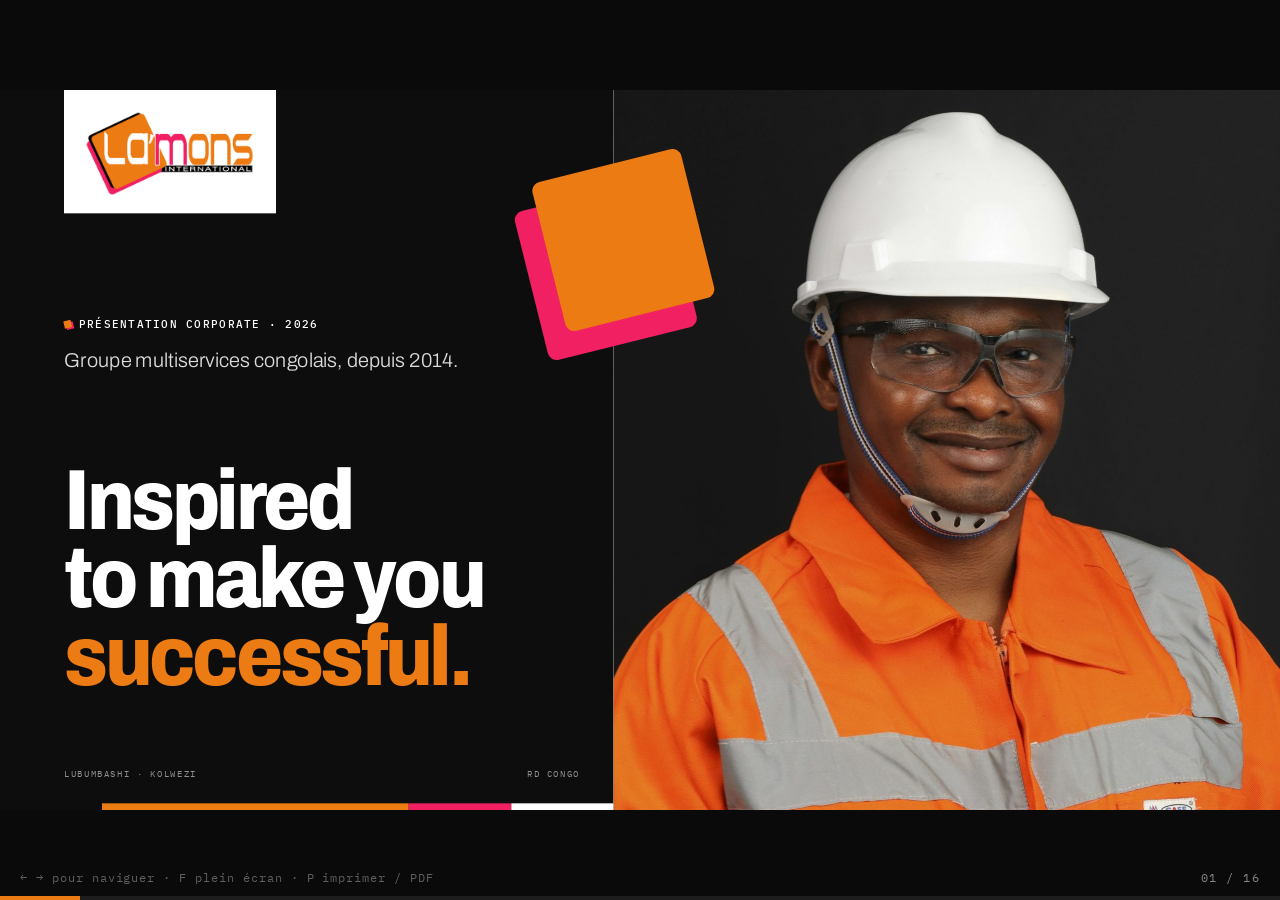
<file: 01-company-profile/A-presentation-16x9/index.html>
<!DOCTYPE html>
<html lang="fr">
<head>
<meta charset="utf-8">
<title>LA'MONS INTERNATIONAL — Présentation corporate</title>
<meta name="viewport" content="width=device-width, initial-scale=1">
<link rel="stylesheet" href="../assets/brand.css">
<style>
  /* Base 1920 × 1080, mise à l'échelle par JS. Impression : 1 slide = 1 page. */
  @page { size: 1920px 1080px; margin: 0; }
  html, body { height: 100%; background: #0a0a0a; overflow: hidden; }
  body { font-size: 26px; line-height: 1.45; }
  .deck { position: absolute; left: 50%; top: 50%; width: 1920px; height: 1080px; transform-origin: center center; }
  .slide { position: absolute; inset: 0; background: #fff; overflow: hidden; opacity: 0; visibility: hidden; transition: opacity .45s ease, visibility .45s; }
  .slide.active { opacity: 1; visibility: visible; }
  @media print {
    html, body { height: auto; overflow: visible; background: none; }
    .deck { position: static; transform: none !important; }
    .slide { position: relative; opacity: 1; visibility: visible; width: 1920px; height: 1080px; break-after: page; page-break-after: always; transition: none; }
    .ui { display: none !important; }
  }

  .on-dark { background: var(--ink); color: #fff; }
  .eyebrow { font-size: 17px; }
  h2 { font-size: 84px; line-height: 1; font-weight: 800; letter-spacing: -.03em; }
  h3 { font-size: 32px; font-weight: 700; letter-spacing: -.01em; line-height: 1.15; }
  .lead { font-size: 32px; line-height: 1.4; font-weight: 400; letter-spacing: -.01em; }
  .muted { color: var(--grey); }
  .chrome { position: absolute; left: 96px; right: 96px; bottom: 44px; display: flex; justify-content: space-between; align-items: center; font-family: var(--mono); font-size: 14px; letter-spacing: .14em; text-transform: uppercase; color: var(--grey); z-index: 5; }
  .on-dark .chrome, .chrome.light { color: rgba(255,255,255,.55); }
  .chrome img { height: 34px; }
  .abs { position: absolute; }

  /* UI */
  .ui { position: fixed; z-index: 50; font-family: var(--mono); }
  .progress { left: 0; right: 0; bottom: 0; height: 4px; background: rgba(255,255,255,.08); }
  .progress i { display: block; height: 100%; width: 0; background: var(--orange); transition: width .35s ease; }
  .counter { right: 20px; bottom: 14px; color: rgba(255,255,255,.5); font-size: 12px; letter-spacing: .12em; }
  .hint { left: 20px; bottom: 14px; color: rgba(255,255,255,.35); font-size: 12px; letter-spacing: .08em; transition: opacity .6s; }
  .navbtn { top: 50%; transform: translateY(-50%); width: 44px; height: 44px; border: 0; background: rgba(255,255,255,.06); color: #fff; font-size: 20px; cursor: pointer; opacity: 0; transition: opacity .2s; }
  body:hover .navbtn { opacity: .7; }
  .navbtn:hover { opacity: 1 !important; background: var(--orange); }
  .prev { left: 12px; } .next { right: 12px; }

  /* 01 Cover */
  .s-cover .ph { position: absolute; right: 0; top: 0; bottom: 0; width: 1000px; }
  .s-cover .left { position: absolute; left: 0; top: 0; bottom: 0; width: 920px; padding: 96px; }
  .s-cover .logo-box { position: absolute; left: 96px; top: 0; background: #fff; padding: 34px 34px 28px; }
  .s-cover .logo-box img { width: 250px; }
  .s-cover h1 { position: absolute; left: 96px; bottom: 170px; font-size: 128px; line-height: .92; letter-spacing: -.04em; font-weight: 800; font-variation-settings: 'wdth' 88; }
  .s-cover h1 em { font-style: normal; color: var(--orange); }
  .s-cover .sub { position: absolute; left: 96px; top: 330px; }
  .s-cover .sub div { font-size: 30px; font-weight: 300; margin-top: 16px; color: rgba(255,255,255,.85); }
  .s-cover .tile { width: 230px; left: 820px; top: 110px; z-index: 2; font-size: 30px; }
  .s-cover .bar4 { position: absolute; left: 0; bottom: 0; width: 920px; height: 10px; }

  /* 02 Qui */
  .s-qui .ph { position: absolute; left: 0; top: 0; bottom: 0; width: 760px; }
  .s-qui .t { position: absolute; left: 860px; right: 96px; top: 120px; }
  .s-qui h2 { font-size: 68px; margin: 34px 0 40px; }
  .s-qui .cols { display: grid; grid-template-columns: 1fr 1fr; gap: 56px; margin-top: 44px; font-size: 22px; }

  /* 03 Chiffres */
  .s-num .t { position: absolute; left: 96px; top: 110px; }
  .s-num .grid { position: absolute; left: 96px; right: 96px; bottom: 150px; display: grid; grid-template-columns: repeat(4,1fr); }
  .s-num .grid div { border-top: 1px solid rgba(255,255,255,.3); padding: 30px 30px 0 0; }
  .s-num .grid div + div { padding-left: 30px; border-left: 1px solid rgba(255,255,255,.15); }
  .s-num b { font-size: 150px; font-weight: 800; letter-spacing: -.05em; line-height: .9; display: block; color: var(--orange); }
  .s-num span { font-size: 22px; color: rgba(255,255,255,.72); display: block; margin-top: 18px; }
  .s-num .tile { width: 300px; right: -60px; top: -60px; font-size: 40px; }

  /* 04 Devise */
  .s-devise h2 { position: absolute; left: 96px; top: 250px; font-size: 200px; line-height: .88; letter-spacing: -.05em; font-variation-settings: 'wdth' 85; }
  .s-devise p { position: absolute; left: 96px; bottom: 140px; width: 760px; font-size: 24px; color: rgba(255,255,255,.7); }
  .s-devise .eyebrow { position: absolute; left: 96px; top: 110px; }
  .s-devise .tile { width: 420px; right: 140px; bottom: 150px; font-size: 50px; }

  /* 05 Mission */
  .s-mission .t { position: absolute; left: 96px; top: 110px; right: 96px; display: flex; justify-content: space-between; align-items: end; }
  .s-mission .grid { position: absolute; left: 96px; right: 96px; top: 400px; display: grid; grid-template-columns: repeat(4,1fr); gap: 40px; }
  .s-mission .grid div { border-top: 3px solid var(--ink); padding-top: 26px; }
  .s-mission .n { font-family: var(--mono); font-size: 18px; color: var(--orange); }
  .s-mission h3 { margin: 14px 0 16px; font-size: 36px; }
  .s-mission p { font-size: 22px; color: var(--ink-3); }
  .s-mission .obj { position: absolute; left: 0; right: 0; bottom: 0; height: 230px; background: var(--sand); padding: 54px 96px; display: grid; grid-template-columns: 300px 1fr; gap: 40px; }
  .s-mission .obj p { font-size: 28px; line-height: 1.4; }

  /* 06 Couleurs */
  .s-col .t { position: absolute; left: 96px; top: 110px; width: 620px; }
  .s-col .t h2 { font-size: 72px; margin: 30px 0 50px; }
  .s-col .vals div { border-top: 2px solid var(--ink); padding: 18px 0 26px; font-size: 28px; font-weight: 700; }
  .s-col .sw { position: absolute; top: 0; bottom: 0; width: 260px; padding: 48px 36px 110px; display: flex; flex-direction: column; justify-content: flex-end; }
  .s-col .sw .hex { font-family: var(--mono); font-size: 15px; letter-spacing: .1em; margin-bottom: auto; margin-top: 60px; opacity: .8; }
  .s-col .sw b { font-size: 42px; margin-bottom: 14px; }
  .s-col .sw p { font-size: 19px; line-height: 1.4; }
  .s-col .sw.k { left: 840px; background: var(--ink); color: #fff; }
  .s-col .sw.w { left: 1100px; background: #fff; border-left: 1px solid var(--line); border-right: 1px solid var(--line); }
  .s-col .sw.o { left: 1360px; background: var(--orange); color: #fff; }
  .s-col .sw.r { left: 1620px; width: 300px; background: var(--rose); color: #fff; }

  /* 07 Métiers */
  .s-met .t { position: absolute; left: 96px; right: 96px; top: 100px; display: flex; justify-content: space-between; align-items: end; }
  .s-met .t p { width: 560px; font-size: 22px; }
  .s-met .t h2 { font-size: 72px; }
  .s-met .grid { position: absolute; left: 96px; right: 96px; top: 380px; bottom: 120px; display: grid; grid-template-columns: repeat(3,1fr); gap: 40px; }
  .s-met .ph { height: 250px; }
  .s-met .n { font-family: var(--mono); font-size: 16px; color: var(--orange); display: block; margin-top: 24px; letter-spacing: .1em; }
  .s-met h3 { margin: 6px 0 14px; }
  .s-met li { list-style: none; border-top: 1px solid var(--line); padding: 9px 0; font-size: 21px; font-weight: 600; }

  /* Pôles */
  .s-pole .ph.side { position: absolute; left: 0; top: 0; bottom: 0; width: 760px; }
  .s-pole .ph.side::after { content: ''; position: absolute; inset: 0; background: linear-gradient(0deg, rgba(13,13,13,.9), rgba(13,13,13,0) 55%); }
  .s-pole .ph.side .t { position: absolute; left: 80px; right: 60px; bottom: 120px; color: #fff; z-index: 2; }
  .s-pole .ph.side h2 { font-size: 72px; margin-top: 20px; }
  .s-pole .body { position: absolute; left: 860px; right: 96px; top: 100px; bottom: 120px; display: flex; flex-direction: column; justify-content: center; }
  .s-pole .svc { display: grid; grid-template-columns: 60px 1fr; gap: 0 20px; border-top: 2px solid var(--ink); padding: 26px 0 30px; }
  .s-pole .svc .n { font-family: var(--mono); font-size: 16px; color: var(--orange); padding-top: 10px; }
  .s-pole .svc p { font-size: 22px; color: var(--ink-3); margin-top: 8px; }
  .s-pole.compact .svc { padding: 18px 0 20px; }
  .s-pole.compact .svc p { font-size: 20px; margin-top: 4px; }

  /* Énergie */
  .s-nrj .ph { position: absolute; inset: 0; }
  .s-nrj .ph::after { content: ''; position: absolute; inset: 0; background: linear-gradient(90deg, rgba(13,13,13,.94), rgba(13,13,13,.7) 50%, rgba(13,13,13,.15)); }
  .s-nrj .t { position: absolute; left: 96px; top: 110px; width: 980px; z-index: 2; }
  .s-nrj h2 { font-size: 100px; margin: 34px 0 34px; letter-spacing: -.04em; font-variation-settings: 'wdth' 88; }
  .s-nrj .lead { color: rgba(255,255,255,.82); font-size: 27px; }
  .s-nrj .kpis { position: absolute; left: 96px; right: 96px; bottom: 120px; display: grid; grid-template-columns: repeat(4,1fr); z-index: 2; }
  .s-nrj .kpis div { border-top: 1px solid rgba(255,255,255,.4); padding: 24px 24px 0 0; }
  .s-nrj .kpis b { font-size: 76px; font-weight: 800; letter-spacing: -.04em; color: var(--orange); display: block; line-height: 1; }
  .s-nrj .kpis span { font-size: 20px; color: rgba(255,255,255,.8); display: block; margin-top: 10px; }

  .s-refs .t { position: absolute; left: 96px; top: 110px; width: 560px; }
  .s-refs .t h2 { font-size: 64px; margin: 30px 0 30px; }
  .s-refs ol { position: absolute; left: 760px; right: 96px; top: 110px; list-style: none; counter-reset: r; }
  .s-refs li { counter-increment: r; display: grid; grid-template-columns: 90px 1fr; border-top: 1px solid rgba(255,255,255,.22); padding: 40px 0; font-size: 30px; line-height: 1.35; }
  .s-refs li::before { content: counter(r, decimal-leading-zero); font-family: var(--mono); font-size: 18px; color: var(--rose); padding-top: 6px; }
  .s-refs .note { position: absolute; left: 96px; width: 560px; bottom: 130px; font-size: 18px; color: rgba(255,255,255,.5); }

  /* Services */
  .s-srv .t { position: absolute; left: 96px; top: 100px; width: 600px; }
  .s-srv .t h2 { font-size: 64px; margin: 30px 0 28px; }
  .s-srv .t p { font-size: 22px; }
  .s-srv .grid { position: absolute; left: 780px; right: 96px; top: 100px; bottom: 120px; display: grid; grid-template-columns: 1fr 1fr; gap: 0 48px; align-content: start; }
  .s-srv .grp { border-top: 3px solid var(--ink); padding-top: 14px; margin-bottom: 40px; }
  .s-srv .grp h3 { font-size: 24px; display: flex; justify-content: space-between; }
  .s-srv .grp h3 span { font-family: var(--mono); font-size: 15px; color: var(--orange); font-weight: 500; }
  .s-srv .grp li { list-style: none; font-size: 21px; padding: 11px 0 11px 22px; border-bottom: 1px solid var(--line); position: relative; line-height: 1.35; }
  .s-srv .grp li::before { content: ''; position: absolute; left: 0; top: 21px; width: 8px; height: 8px; background: var(--orange); transform: rotate(-14deg); }
  .s-srv .ph { position: absolute; left: 96px; width: 600px; bottom: 120px; height: 420px; }

  /* Talents */
  .s-tal .ph { position: absolute; right: 0; top: 0; bottom: 0; width: 760px; }
  .s-tal .t { position: absolute; left: 96px; top: 110px; width: 920px; }
  .s-tal h2 { margin: 30px 0 34px; font-size: 76px; }
  .s-tal .steps { position: absolute; left: 96px; width: 960px; bottom: 130px; display: grid; grid-template-columns: repeat(3,1fr); gap: 36px; }
  .s-tal .steps div { border-top: 4px solid var(--orange); padding-top: 20px; }
  .s-tal .steps b { font-family: var(--mono); font-size: 16px; color: var(--orange); font-weight: 500; }
  .s-tal .steps h3 { margin: 6px 0 10px; }
  .s-tal .steps p { font-size: 20px; color: var(--ink-3); }

  /* Implantations */
  .s-loc .t { position: absolute; left: 96px; right: 96px; top: 100px; display: flex; justify-content: space-between; align-items: end; }
  .s-loc .t h2 { font-size: 72px; }
  .s-loc .g { position: absolute; left: 96px; right: 96px; top: 380px; bottom: 120px; display: grid; grid-template-columns: 1fr 1fr; gap: 40px; }
  .s-loc .site { display: grid; grid-template-columns: 1.1fr 1fr; border: 1px solid var(--ink); }
  .s-loc .site .in { padding: 40px; display: flex; flex-direction: column; }
  .s-loc .tag { font-family: var(--mono); font-size: 15px; text-transform: uppercase; letter-spacing: .12em; color: var(--orange); }
  .s-loc h3 { font-size: 54px; margin: 14px 0 12px; letter-spacing: -.03em; }
  .s-loc .addr { margin-top: auto; font-size: 24px; }
  .s-loc .site.dark { background: var(--ink); color: #fff; }

  /* Contact */
  .s-end .left { position: absolute; left: 0; top: 0; bottom: 0; width: 1100px; padding: 110px 96px; }
  .s-end .left h2 { font-size: 120px; letter-spacing: -.045em; margin: 34px 0 70px; }
  .s-end .c div { border-top: 1px solid rgba(255,255,255,.3); padding: 18px 0 30px; }
  .s-end .c .k { font-family: var(--mono); font-size: 15px; text-transform: uppercase; letter-spacing: .12em; color: var(--orange); }
  .s-end .c .v { font-size: 46px; font-weight: 700; letter-spacing: -.02em; margin-top: 6px; }
  .s-end .right { position: absolute; right: 0; top: 0; bottom: 0; width: 820px; background: #fff; padding: 110px 96px; }
  .s-end .right img { width: 380px; }
  .s-end .right dl { position: absolute; left: 96px; right: 96px; bottom: 120px; display: grid; grid-template-columns: 230px 1fr; font-size: 17px; }
  .s-end dt, .s-end dd { border-top: 1px solid var(--line); padding: 9px 0; }
  .s-end dt { font-family: var(--mono); font-size: 13px; text-transform: uppercase; letter-spacing: .1em; color: var(--grey); padding-top: 12px; }
  .s-end .tile { width: 150px; left: 1025px; top: 860px; z-index: 3; font-size: 26px; }
</style>
</head>
<body>
<div class="deck" id="deck">

<!-- 01 -->
<section class="slide s-cover">
  <div class="ph"><img src="../assets/img/ingenieur-orange.jpg" alt="" style="object-position: 50% 25%"></div>
  <div class="left on-dark">
    <div class="logo-box"><img src="../assets/logo.png" alt="La'mons International"></div>
    <div class="sub"><span class="eyebrow">Présentation corporate · 2026</span><div>Groupe multiservices congolais, depuis 2014.</div></div>
    <h1>Inspired<br>to make you<br><em>successful.</em></h1>
  </div>
  <div class="tile"></div>
  <div class="bar4"><i></i><i></i><i></i><i></i></div>
  <div class="chrome light" style="right:1050px"><span>Lubumbashi · Kolwezi</span><span>RD Congo</span></div>
</section>

<!-- 02 -->
<section class="slide s-qui">
  <div class="ph"><img src="../assets/img/partenaires.jpg" alt="" style="object-position: 62% 40%"></div>
  <div class="t">
    <span class="eyebrow">01 — Qui sommes-nous</span>
    <h2>Une entreprise congolaise au service de la réussite de ses partenaires.</h2>
    <p class="lead">Une entreprise diversifiée, forte de solides compétences dans le commerce et les services.</p>
    <div class="cols">
      <p>Depuis 2014, LA'MONS INTERNATIONAL s'est imposée sur le marché des affaires et de l'emploi en RDC. Son champ d'action ne cesse de s'étendre : communication, imprimerie, environnement, sécurité, fourniture et services.</p>
      <p>Son ambition : affirmer son expertise et sa crédibilité en Afrique centrale, et accompagner durablement ses partenaires vers le succès.</p>
    </div>
  </div>
  <div class="chrome" style="left:860px"><span>La'mons International</span><span>02</span></div>
</section>

<!-- 03 -->
<section class="slide s-num on-dark">
  <div class="tile"></div>
  <div class="t"><span class="eyebrow">En bref</span><h2 style="margin-top:30px">Un acteur de référence<br>du Haut-Katanga et du Lualaba.</h2></div>
  <div class="grid">
    <div><b>2014</b><span>Année de création, à Lubumbashi</span></div>
    <div><b>2</b><span>Sièges : Lubumbashi et Kolwezi</span></div>
    <div><b>12</b><span>Métiers réunis en trois pôles</span></div>
    <div><b>24/7</b><span>Sécurité des personnes et des biens</span></div>
  </div>
  <div class="chrome"><span>La'mons International</span><span>03</span></div>
</section>

<!-- 04 -->
<section class="slide s-devise on-dark">
  <span class="eyebrow">02 — Notre devise</span>
  <h2>Inspired to<br>make you<br><span class="o">successful.</span></h2>
  <div class="tile"></div>
  <p>Une exigence envers nous-mêmes, et une promesse faite à chacun des partenaires pour qui nous existons.</p>
  <div class="chrome"><span>La'mons International</span><span>04</span></div>
</section>

<!-- 05 -->
<section class="slide s-mission">
  <div class="t"><div><span class="eyebrow">Notre mission</span><h2 style="margin-top:30px">Quatre engagements envers<br>nos partenaires.</h2></div></div>
  <div class="grid">
    <div><span class="n">01</span><h3>Accompagner</h3><p>Guider nos clients sur le chemin de la réussite, avec des solutions à tous leurs besoins.</p></div>
    <div><span class="n">02</span><h3>Rendre accessible</h3><p>Des produits et services au juste coût, pour accroître les chances de gain de nos clients.</p></div>
    <div><span class="n">03</span><h3>Pérenniser</h3><p>Inscrire le succès de nos partenaires dans la durée en cultivant le goût de la grandeur.</p></div>
    <div><span class="n">04</span><h3>Servir avec excellence</h3><p>Des services de qualité, réalisés avec professionnalisme.</p></div>
  </div>
  <div class="obj"><span class="eyebrow">Notre objectif</span><p>Étendre notre activité à l'ensemble du continent africain et soutenir l'essor de la classe moyenne, grâce à des prestations qui satisfont pleinement nos partenaires.</p></div>
</section>

<!-- 06 -->
<section class="slide s-col">
  <div class="t">
    <span class="eyebrow">03 — Couleurs & valeurs</span>
    <h2>Quatre couleurs, trois engagements.</h2>
    <div class="vals"><div>Construire une confiance mutuelle</div><div>Promouvoir la collaboration</div><div>Poursuivre l'excellence</div></div>
  </div>
  <div class="sw k"><span class="hex">#0D0D0D</span><b>Noir</b><p>La rigueur par la simplicité.</p></div>
  <div class="sw w"><span class="hex">#FFFFFF</span><b>Blanc</b><p>L'unité, la vérité et l'intégrité.</p></div>
  <div class="sw o"><span class="hex">#EC7B13</span><b>Orange</b><p>Le dynamisme et l'optimisme.</p></div>
  <div class="sw r"><span class="hex">#F12062</span><b>Rose</b><p>La bienveillance et le don de soi.</p></div>
  <div class="chrome" style="right:1180px"><span>La'mons International</span><span>06</span></div>
</section>

<!-- 07 -->
<section class="slide s-met">
  <div class="t"><div><span class="eyebrow">04 — Nos métiers</span><h2 style="margin-top:30px">Douze métiers, un seul interlocuteur.</h2></div><p class="muted">Miniers, industriels, administrations publiques : une même signature pour les services dont vos sites et vos équipes ont besoin.</p></div>
  <div class="grid">
    <div><div class="ph"><img src="../assets/img/chantier-aerien.jpg" alt=""></div><span class="n">PÔLE 01</span><h3>Industrie & infrastructures</h3><ul><li>Génie civil</li><li>Énergie · partenariat SANZ'A</li><li>Transport & logistique</li><li>Gestion des déchets</li></ul></div>
    <div><div class="ph"><img src="../assets/img/securite.jpg" alt=""></div><span class="n">PÔLE 02</span><h3>Services aux sites</h3><ul><li>Sécurité & gardiennage</li><li>Hôtellerie & catering</li><li>Nettoyage professionnel</li><li>RH & formation</li></ul></div>
    <div><div class="ph"><img src="../assets/img/conference.jpg" alt=""></div><span class="n">PÔLE 03</span><h3>Commerce & communication</h3><ul><li>Commerce général</li><li>Eau potable ALUMIMO</li><li>Communication & imprimerie</li><li>Événementiel & billetterie</li></ul></div>
  </div>
  <div class="chrome"><span>La'mons International</span><span>07</span></div>
</section>

<!-- 08 -->
<section class="slide s-pole">
  <div class="ph side"><img src="../assets/img/ingenieur-portrait.jpg" alt=""><div class="t"><span class="eyebrow">Pôle 01 — Industrie & infrastructures</span><h2>Bâtir, transporter, préserver.</h2></div></div>
  <div class="body">
    <div class="svc"><span class="n">01</span><div><h3>Génie civil</h3><p>Conception, réalisation, exploitation et réhabilitation d'ouvrages et d'infrastructures, dans le respect de la sécurité du public et de l'environnement.</p></div></div>
    <div class="svc"><span class="n">02</span><div><h3>Transport & logistique</h3><p>Transport de personnel et de matériel, commission de transport, gestion de charroi et maîtrise d'œuvre logistique.</p></div></div>
    <div class="svc"><span class="n">03</span><div><h3>Gestion des déchets</h3><p>Collecte, tri, acheminement et élimination des déchets ménagers, industriels et encombrants.</p></div></div>
  </div>
  <div class="chrome" style="left:860px"><span>La'mons International</span><span>08</span></div>
</section>

<!-- 09 -->
<section class="slide s-nrj on-dark">
  <div class="ph"><img src="../assets/img/pylone-rose.jpg" alt=""></div>
  <div class="t">
    <span class="eyebrow">Projet phare · Partenariat SANZ'A sarl</span>
    <h2>L'énergie qui fait avancer la région.</h2>
    <p class="lead">Production d'électricité, réseaux de distribution, ingénierie et énergies renouvelables : avec SANZ'A, nous portons des projets électriques et hydrauliques d'envergure.</p>
  </div>
  <div class="kpis">
    <div><b>250 km</b><span>Ligne 220 kV Inga – Cabinda</span></div>
    <div><b>800 000</b><span>Lampes remplacées par des LBC</span></div>
    <div><b>30 MW</b><span>Récupérés sur le réseau</span></div>
    <div><b>50 + 150</b><span>MVA : deux postes 220 kV</span></div>
  </div>
  <div class="chrome"><span>La'mons International</span><span>09</span></div>
</section>

<!-- 10 -->
<section class="slide s-refs on-dark">
  <div class="t"><span class="eyebrow">Références énergie</span><h2>Des réalisations concrètes.</h2><p style="color:rgba(255,255,255,.7);font-size:22px">Remplacement de sous-stations et de lignes haute tension, à toutes les phases du cycle de vie des actifs, sur tous terrains et sous tous climats.</p></div>
  <ol>
    <li>Aménagement du poste de Shilatembo en poste HT 120 kV et construction d'une ligne 2 × 120 kV + 1 × 11 kV, avec la société SEK</li>
    <li>Alimentation en 220 kV de la ville de Cabinda, en Angola</li>
    <li>Tirage de la ligne 220 kV Inga – Cabinda, sur 250 km</li>
    <li>Construction de deux postes 220 kV, de 50 MVA et de 150 MVA</li>
    <li>Remplacement de 800 000 lampes à incandescence à Lubumbashi, Likasi et Kolwezi : 30 MW récupérés</li>
  </ol>
  <p class="note">Réalisations de SANZ'A sarl, partenaire de LA'MONS INTERNATIONAL.</p>
  <div class="chrome"><span>La'mons International</span><span>10</span></div>
</section>

<!-- 11 -->
<section class="slide s-pole">
  <div class="ph side"><img src="../assets/img/securite.jpg" alt=""><div class="t"><span class="eyebrow">Pôle 02 — Services aux sites</span><h2>Vos sites, protégés et entretenus.</h2></div></div>
  <div class="body">
    <div class="svc"><span class="n">01</span><div><h3>Sécurité</h3><p>Agents sélectionnés pour leur intégrité, matériel de nouvelle génération, unités cynophiles et protection rapprochée, 24 h/24 et 7 j/7.</p></div></div>
    <div class="svc"><span class="n">02</span><div><h3>Hôtellerie & catering</h3><p>Bases-vie et plates-formes : logement, buanderie, restauration, sécurité et loisirs, à la carte.</p></div></div>
    <div class="svc"><span class="n">03</span><div><h3>Nettoyage professionnel</h3><p>Entrepôts, usines, laboratoires, chantiers, hôpitaux, écoles, parkings, avec des agents permanents.</p></div></div>
  </div>
  <div class="chrome" style="left:860px"><span>La'mons International</span><span>11</span></div>
</section>

<!-- 12 -->
<section class="slide s-pole compact">
  <div class="ph side"><img src="../assets/img/eau.jpg" alt=""><div class="t"><span class="eyebrow">Pôle 03 — Commerce & communication</span><h2>Des produits authentiques, une image qui porte.</h2></div></div>
  <div class="body">
    <div class="svc"><span class="n">01</span><div><h3>Commerce général</h3><p>Alimentaire, pétrolier, cosmétique, vestimentaire, informatique, pharmaceutique : des produits originaux venus du monde entier.</p></div></div>
    <div class="svc"><span class="n">02</span><div><h3>Eau potable — ALUMIMO</h3><p>Traitement selon des standards internationaux, et une qualité garantie jusqu'à la dernière gorgée.</p></div></div>
    <div class="svc"><span class="n">03</span><div><h3>Communication & imprimerie</h3><p>Rapprocher direction, collaborateurs et consommateurs, et élargir votre influence.</p></div></div>
    <div class="svc"><span class="n">04</span><div><h3>Événementiel & billetterie</h3><p>Organisation complète d'événements, réservation de billets simple et immédiate.</p></div></div>
  </div>
  <div class="chrome" style="left:860px"><span>La'mons International</span><span>12</span></div>
</section>

<!-- 13 -->
<section class="slide s-srv">
  <div class="t"><span class="eyebrow">La'mons Services</span><h2>Le capital humain au cœur de votre croissance.</h2><p class="muted">Sélectionner, développer et retenir les talents : l'un des grands défis des entreprises en Afrique.</p></div>
  <div class="ph"><img src="../assets/img/reunion.jpg" alt=""></div>
  <div class="grid">
    <div>
      <div class="grp"><h3>Ressources humaines <span>RH</span></h3><ul><li>Recrutement, placement, intérim</li><li>Représentation d'entreprises internationales</li><li>Gestion de la paie et bulletins</li><li>Business & employee coaching</li></ul></div>
      <div class="grp"><h3>Formation <span>EDU</span></h3><ul><li>Gestion, éducation financière, OHADA</li><li>Langues, informatique, management</li><li>Études en Afrique du Sud</li><li>Écoles spécialisées</li></ul></div>
    </div>
    <div>
      <div class="grp"><h3>Conseil & marketing <span>BIZ</span></h3><ul><li>Business plans, projets bancables</li><li>Marketing digital, e-commerce</li><li>Traduction, protocole, interprétariat</li></ul></div>
      <div class="grp"><h3>Mobilité <span>TRV</span></h3><ul><li>Passeports, visas, permis international</li><li>Billets d'avion, fret, hôtels</li></ul></div>
      <div class="grp"><h3>Sûreté <span>SEC</span></h3><ul><li>Protection individuelle, équipements</li></ul></div>
    </div>
  </div>
  <div class="chrome"><span>La'mons International</span><span>13</span></div>
</section>

<!-- 14 -->
<section class="slide s-tal">
  <div class="ph"><img src="../assets/img/diplomee.jpg" alt="" style="object-position: 40% 30%"></div>
  <div class="t"><span class="eyebrow">Création d'emplois</span><h2>Révéler la prochaine génération de talents.</h2><p class="lead" style="font-size:26px">Nous repérons les jeunes talents dans les universités nationales et internationales, et présentons leurs projets aux miniers, aux industriels et aux administrations.</p></div>
  <div class="steps">
    <div><b>01</b><h3>Repérer</h3><p>Dans les universités, au pays et à l'international.</p></div>
    <div><b>02</b><h3>Stimuler</h3><p>Des concours académiques dotés de prix.</p></div>
    <div><b>03</b><h3>Connecter</h3><p>Embauche et entrepreneuriat chez nos partenaires.</p></div>
  </div>
  <div class="chrome" style="right:860px"><span>La'mons International</span><span>14</span></div>
</section>

<!-- 15 -->
<section class="slide s-loc">
  <div class="t"><div><span class="eyebrow">Où nous trouver</span><h2 style="margin-top:30px">Au cœur du Copperbelt congolais.</h2></div><p class="muted" style="width:520px;font-size:22px">Deux implantations au plus près des sites miniers et industriels du Haut-Katanga et du Lualaba.</p></div>
  <div class="g">
    <div class="site"><div class="ph"><img src="../assets/img/lubumbashi.jpg" alt=""></div><div class="in"><span class="tag">Siège social</span><h3>Lubumbashi</h3><p class="muted" style="font-size:20px">Haut-Katanga</p><p class="addr">540, avenue Mweka<br>Quartier Golf</p></div></div>
    <div class="site dark"><div class="ph"><img src="../assets/img/camion-minier.jpg" alt=""></div><div class="in"><span class="tag">Siège d'exploitation</span><h3>Kolwezi</h3><p style="font-size:20px;color:rgba(255,255,255,.6)">Lualaba</p><p class="addr">659, av. du 30 Juin<br>Commune de Manika</p></div></div>
  </div>
  <div class="chrome"><span>La'mons International</span><span>15</span></div>
</section>

<!-- 16 -->
<section class="slide s-end">
  <div class="left on-dark">
    <span class="eyebrow">Contact</span>
    <h2>Travaillons<br><span class="o">ensemble.</span></h2>
    <div class="c">
      <div><span class="k">E-mail</span><div class="v">contact@lamonsint.com</div></div>
      <div><span class="k">Téléphone</span><div class="v">+243 99 277 8777</div></div>
    </div>
  </div>
  <div class="tile"></div>
  <div class="right">
    <img src="../assets/logo.png" alt="La'mons International">
    <dl>
      <dt>Forme juridique</dt><dd>SARL — RD Congo</dd>
      <dt>RCCM</dt><dd>CD/L'SHI/TRCCM/14-B-1769<br>CD/KZI/RCCM19-B-951</dd>
      <dt>Id. nationale</dt><dd>6-919-N62633S</dd>
      <dt>N° fiscal</dt><dd>A1512267B</dd>
      <dt>CNSS · INPP</dt><dd>1012702600 · 0824.82</dd>
      <dt>Banque</dt><dd>RAWBANK · 01002332201-33</dd>
    </dl>
  </div>
</section>

</div>

<div class="ui progress"><i id="bar"></i></div>
<div class="ui counter" id="count"></div>
<div class="ui hint" id="hint">← → pour naviguer · F plein écran · P imprimer / PDF</div>
<button class="ui navbtn prev" id="prev" aria-label="Précédent">‹</button>
<button class="ui navbtn next" id="next" aria-label="Suivant">›</button>

<script>
(() => {
  const deck = document.getElementById('deck');
  const slides = [...deck.querySelectorAll('.slide')];
  let i = Math.max(0, Math.min(slides.length - 1, (parseInt(location.hash.slice(1)) || 1) - 1));
  const fit = () => {
    const s = Math.min(innerWidth / 1920, innerHeight / 1080);
    deck.style.transform = `translate(-50%, -50%) scale(${s})`;
  };
  const show = n => {
    i = Math.max(0, Math.min(slides.length - 1, n));
    slides.forEach((s, k) => s.classList.toggle('active', k === i));
    document.getElementById('bar').style.width = ((i + 1) / slides.length * 100) + '%';
    document.getElementById('count').textContent = String(i + 1).padStart(2, '0') + ' / ' + String(slides.length).padStart(2, '0');
    history.replaceState(null, '', '#' + (i + 1));
  };
  addEventListener('resize', fit);
  addEventListener('keydown', e => {
    if (['ArrowRight', 'PageDown', ' ', 'Enter'].includes(e.key)) { e.preventDefault(); show(i + 1); }
    if (['ArrowLeft', 'PageUp', 'Backspace'].includes(e.key)) { e.preventDefault(); show(i - 1); }
    if (e.key === 'Home') show(0);
    if (e.key === 'End') show(slides.length - 1);
    if (e.key.toLowerCase() === 'f') document.fullscreenElement ? document.exitFullscreen() : document.documentElement.requestFullscreen();
    if (e.key.toLowerCase() === 'p') print();
  });
  document.getElementById('prev').onclick = () => show(i - 1);
  document.getElementById('next').onclick = () => show(i + 1);
  let x0 = null;
  addEventListener('touchstart', e => x0 = e.touches[0].clientX, { passive: true });
  addEventListener('touchend', e => { if (x0 === null) return; const dx = e.changedTouches[0].clientX - x0; if (Math.abs(dx) > 50) show(i + (dx < 0 ? 1 : -1)); x0 = null; });
  setTimeout(() => document.getElementById('hint').style.opacity = 0, 5000);
  fit(); show(i);
})();
</script>
</body>
</html>
</file>
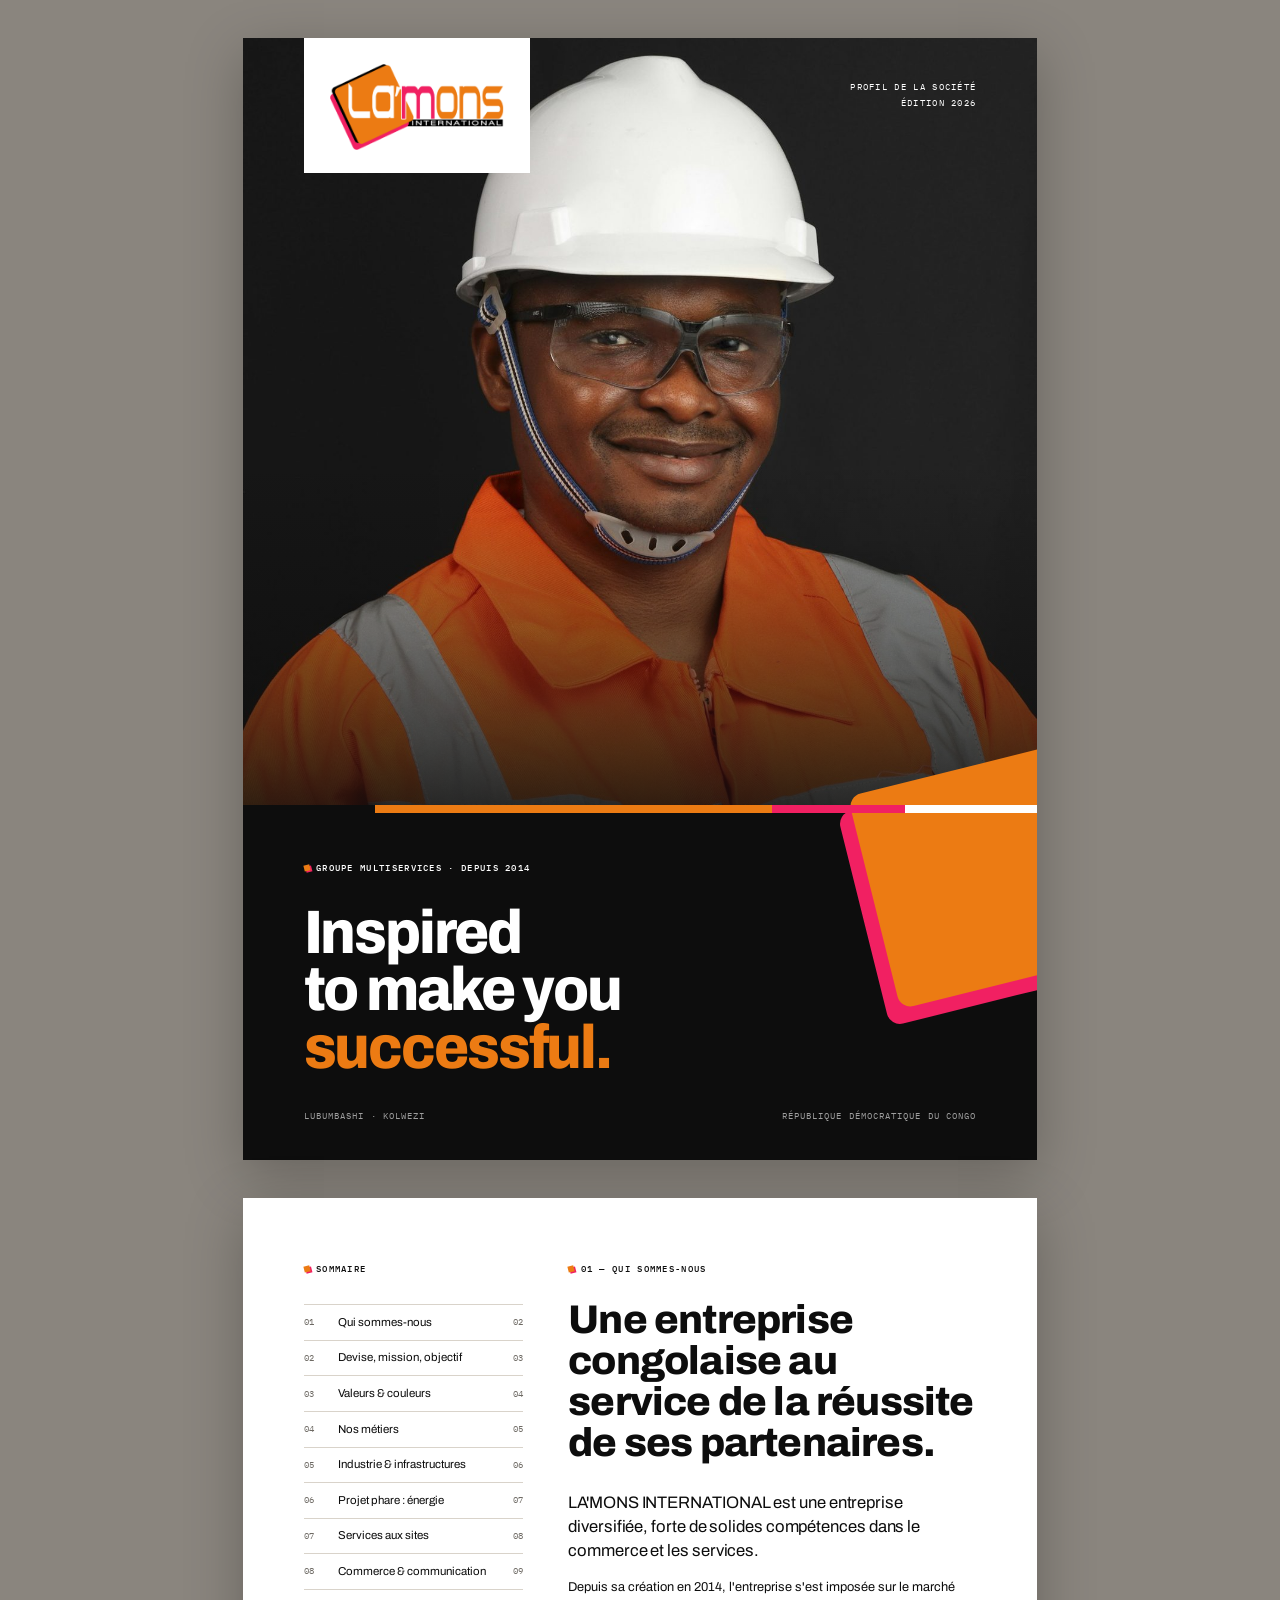
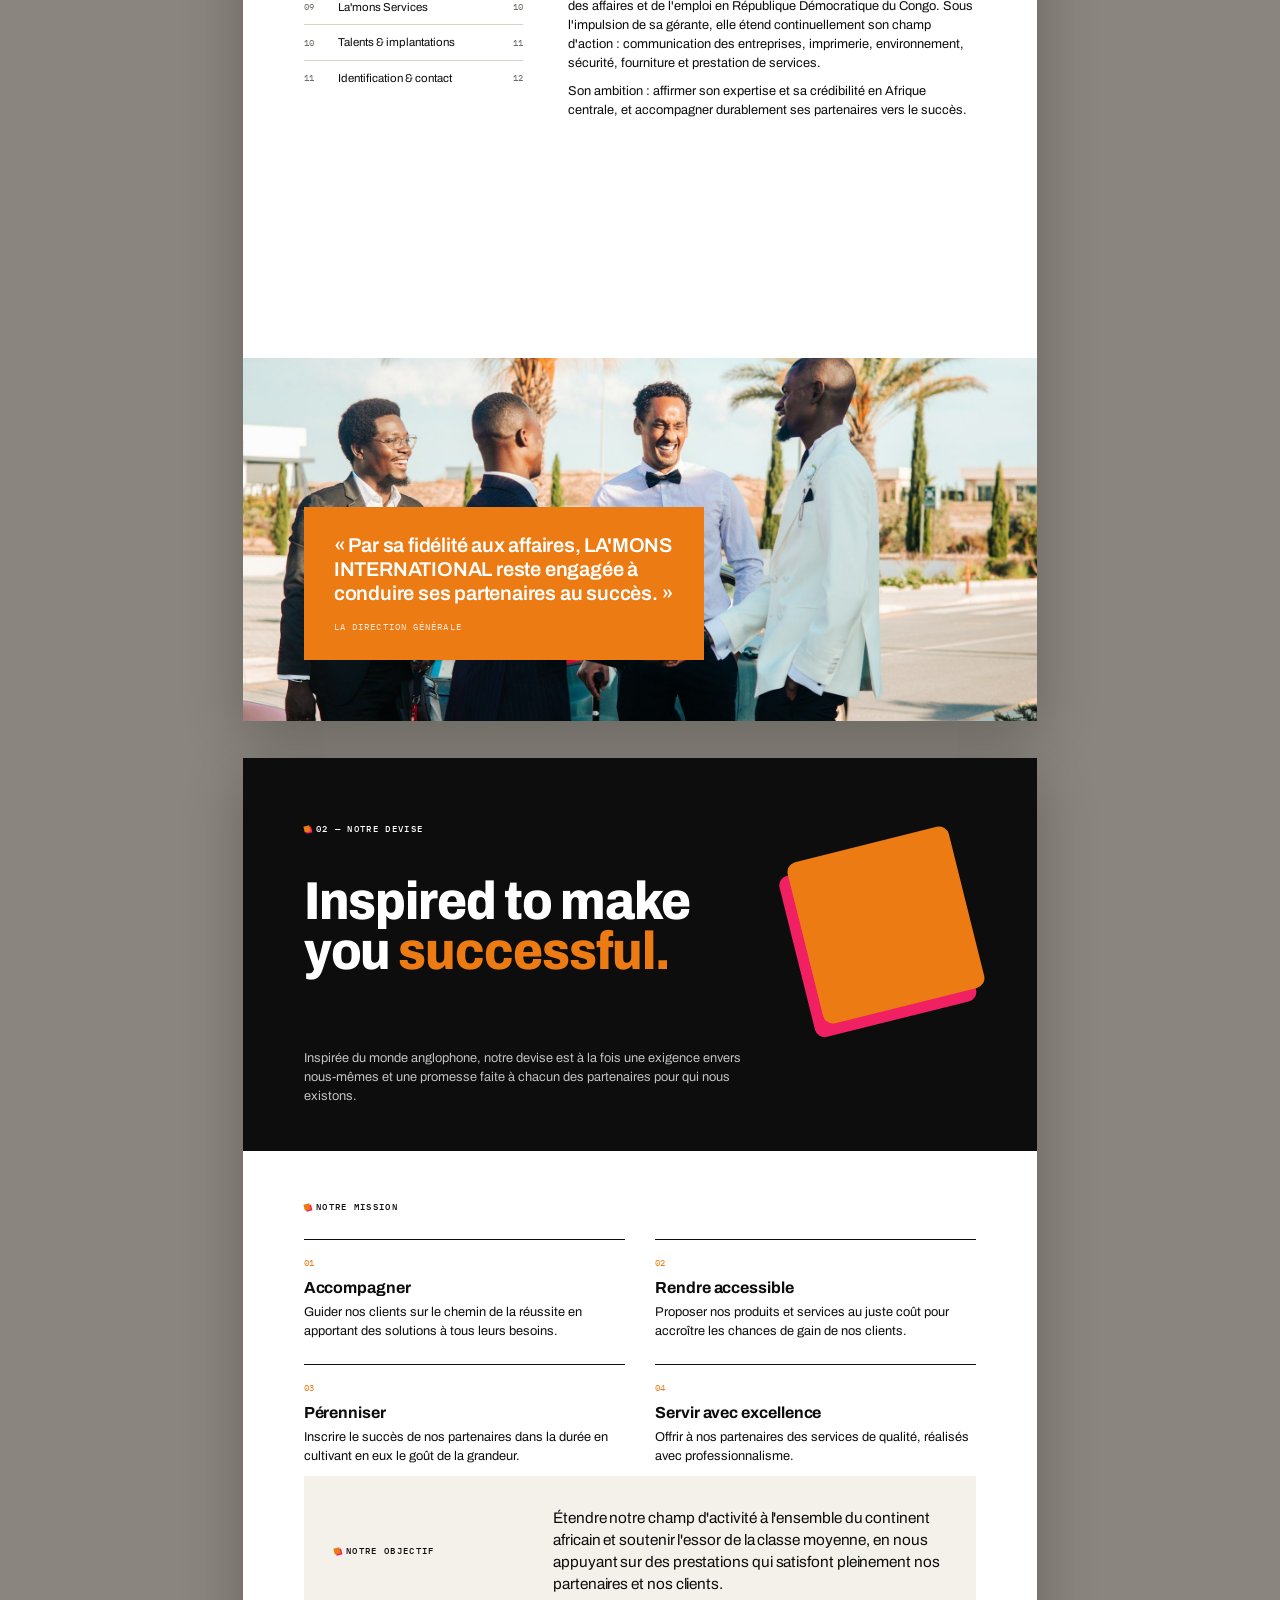
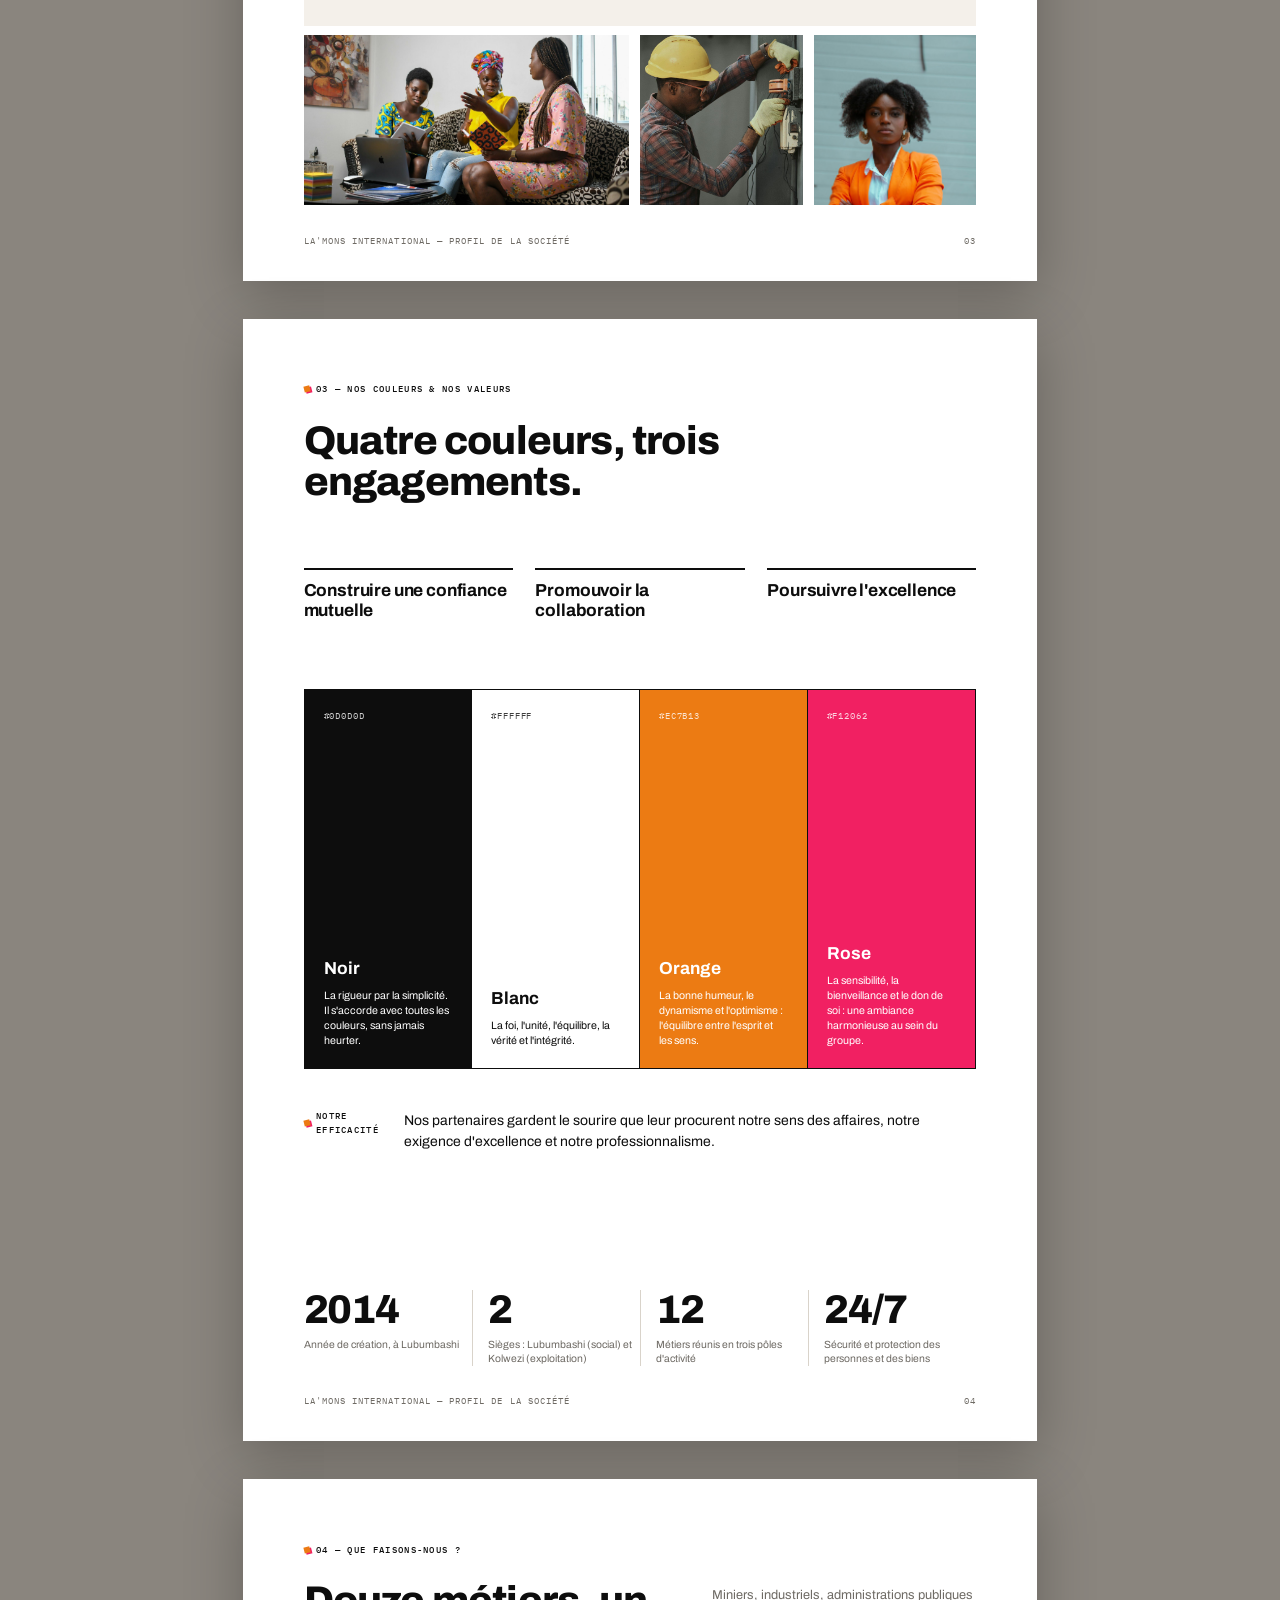
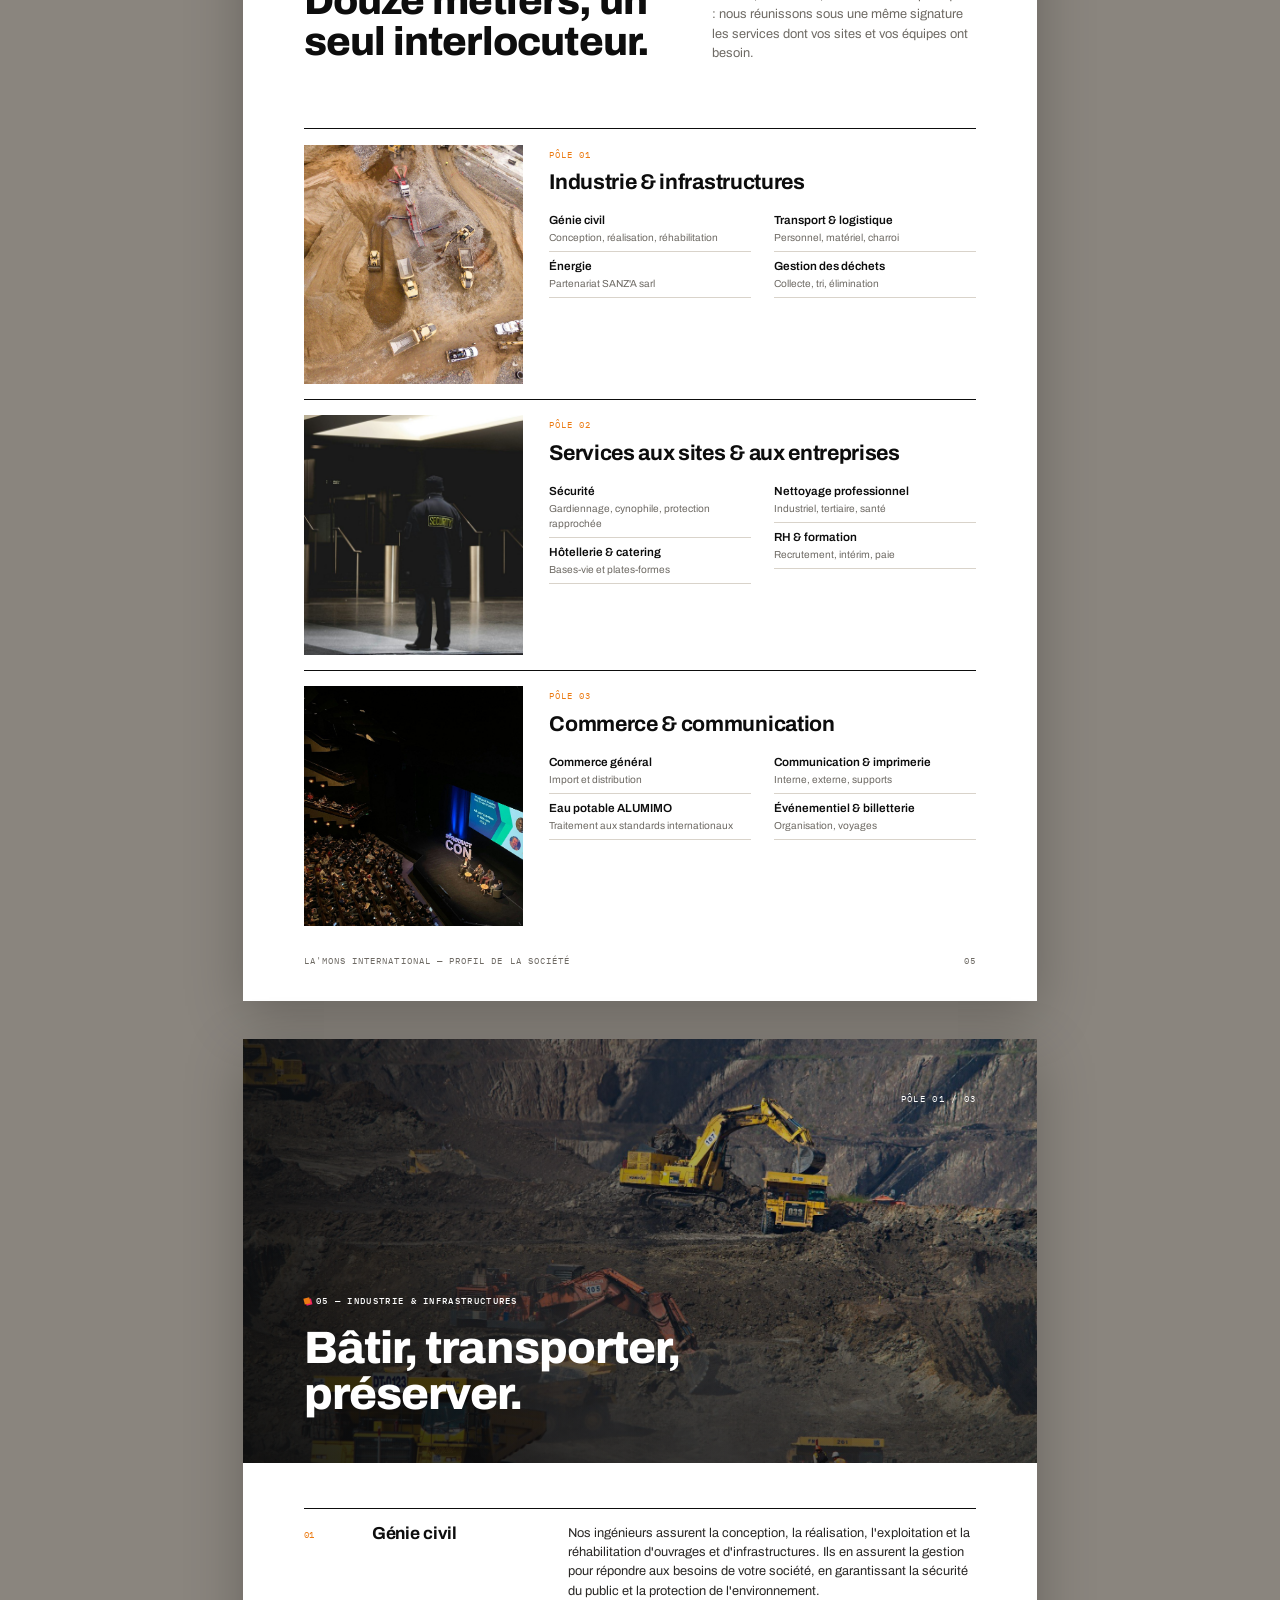
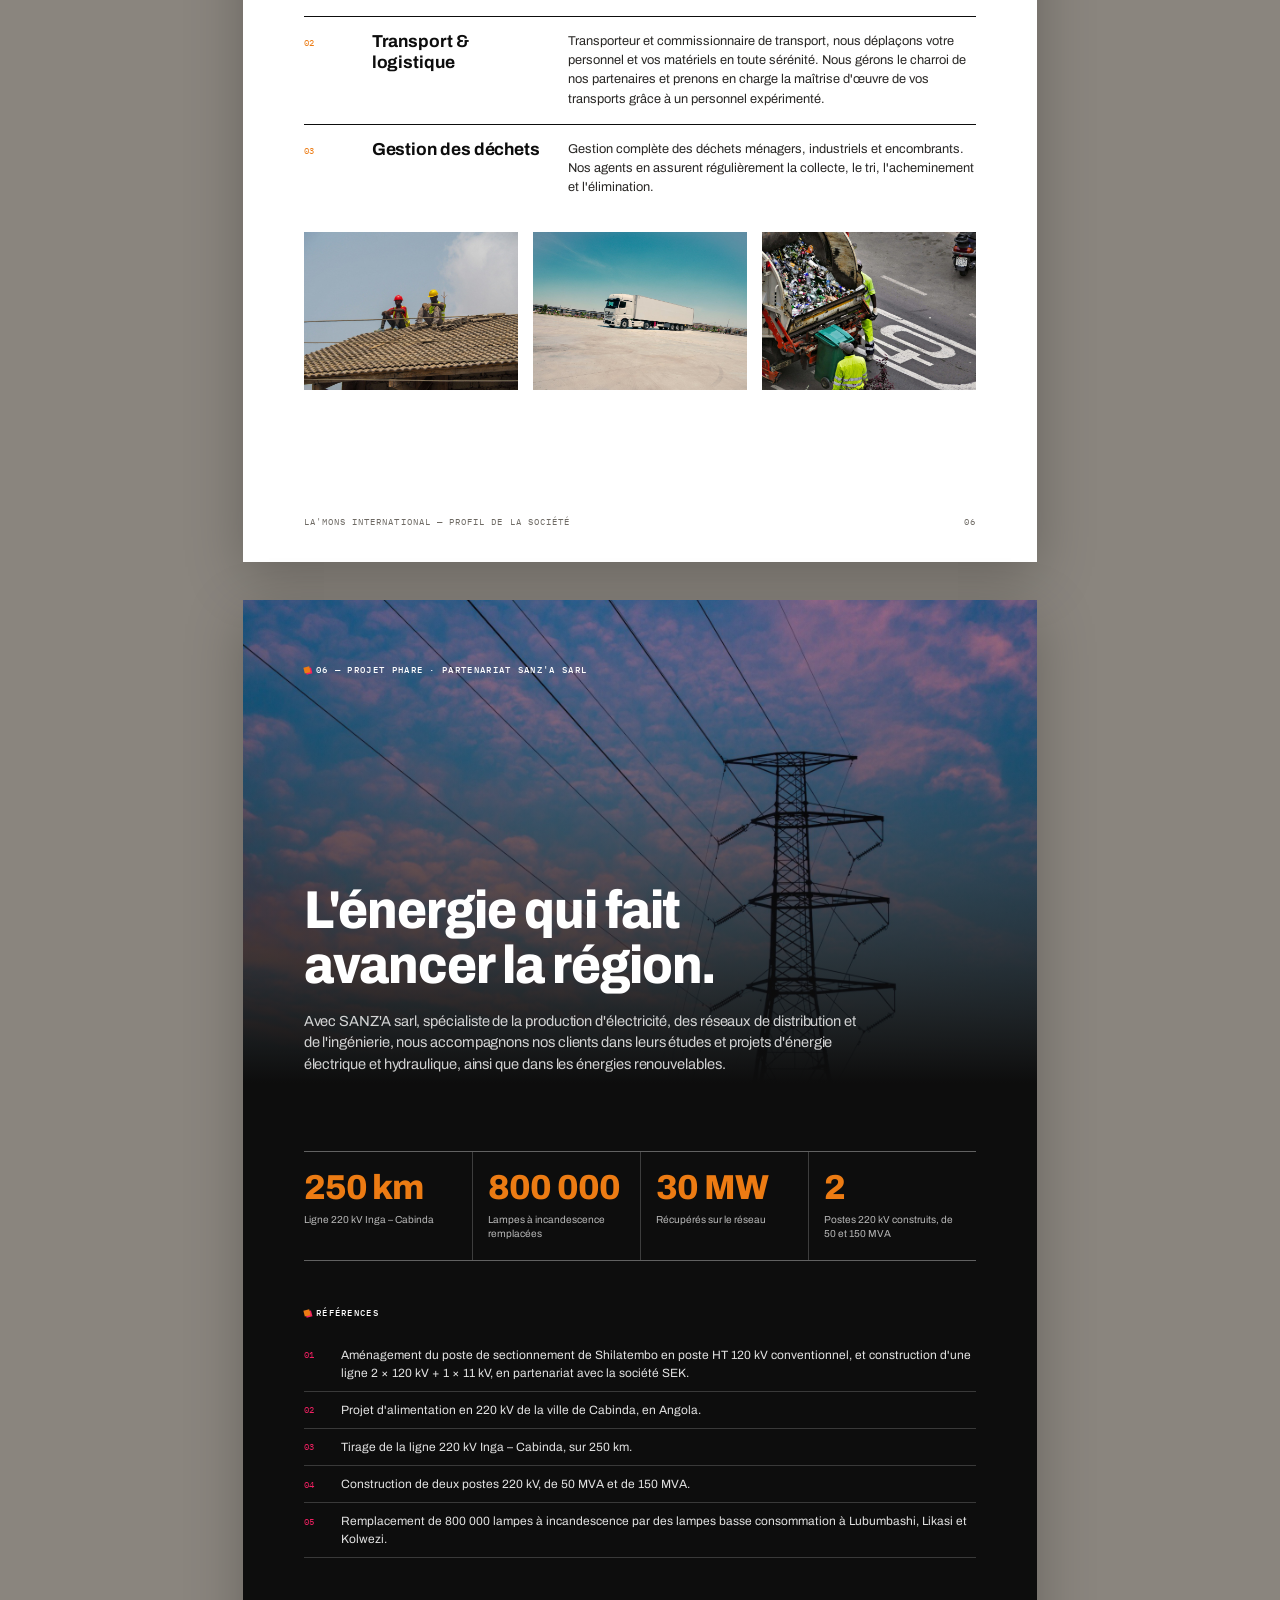
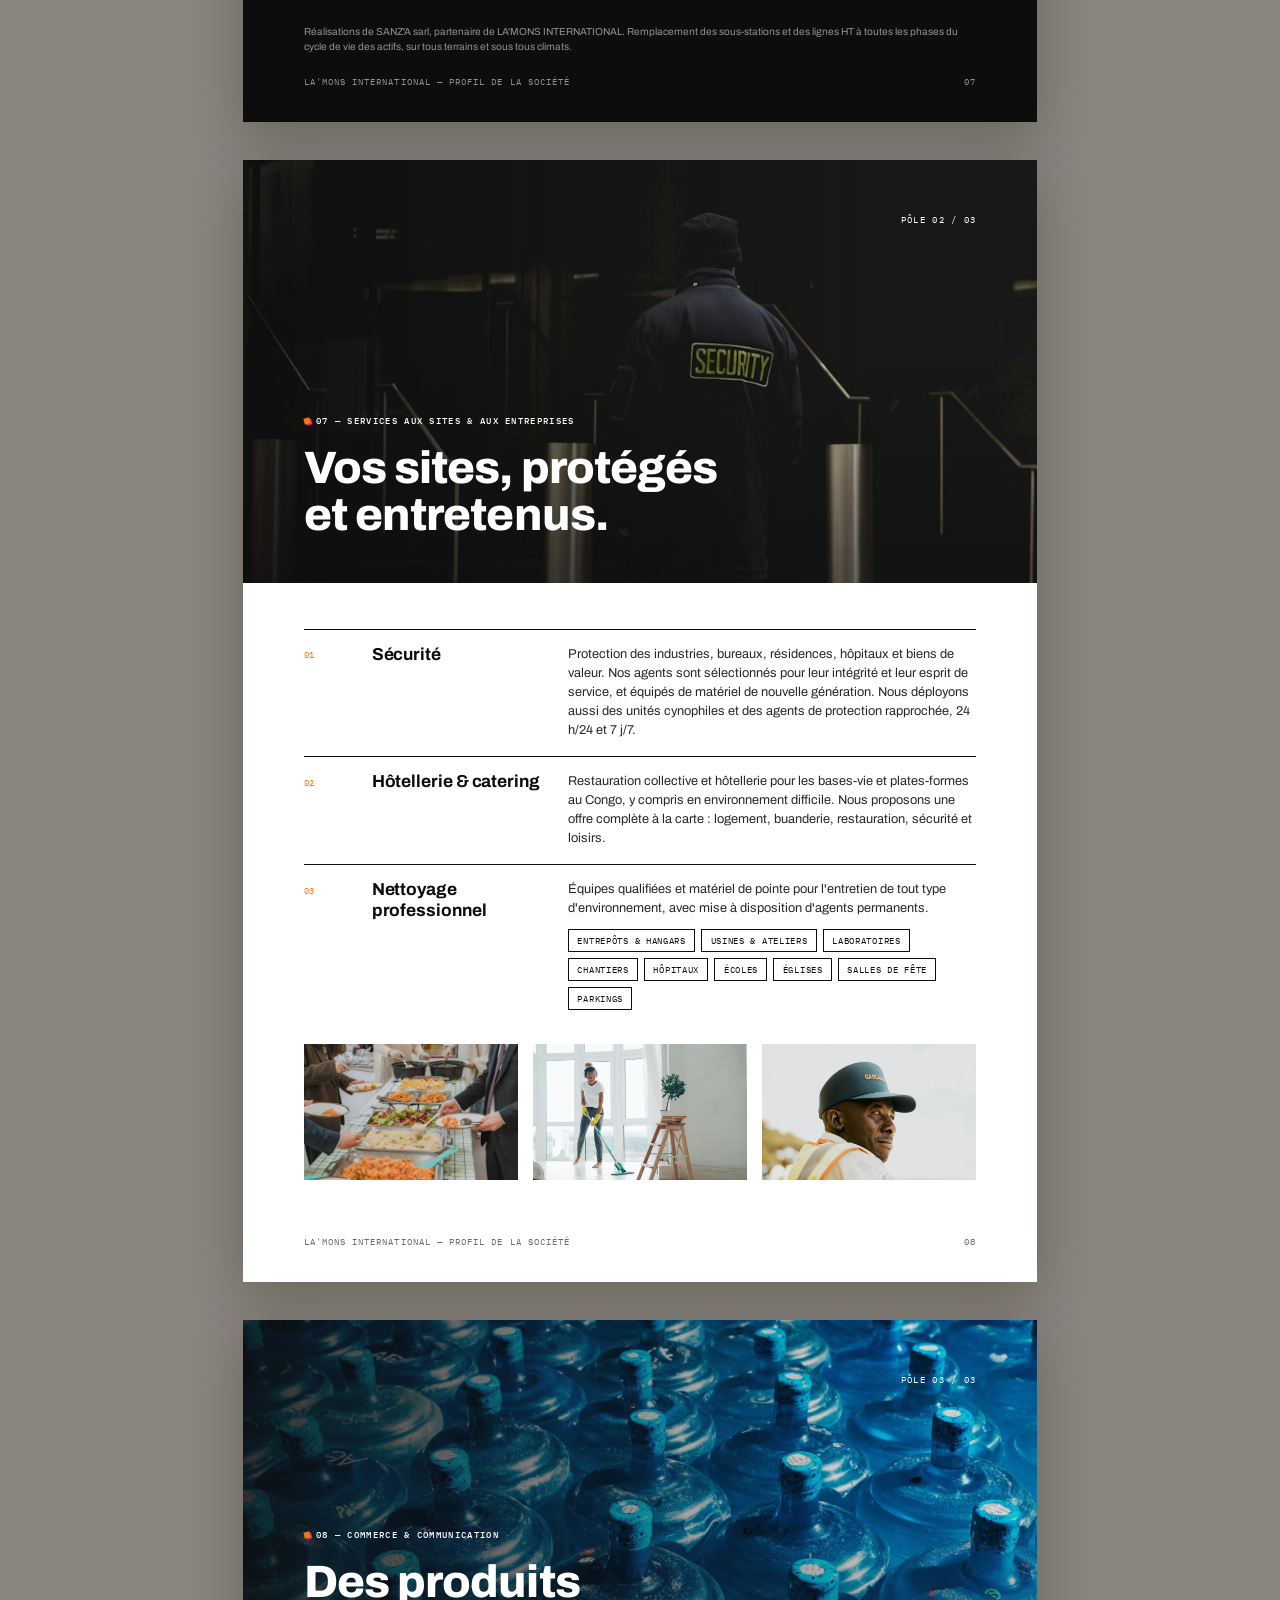
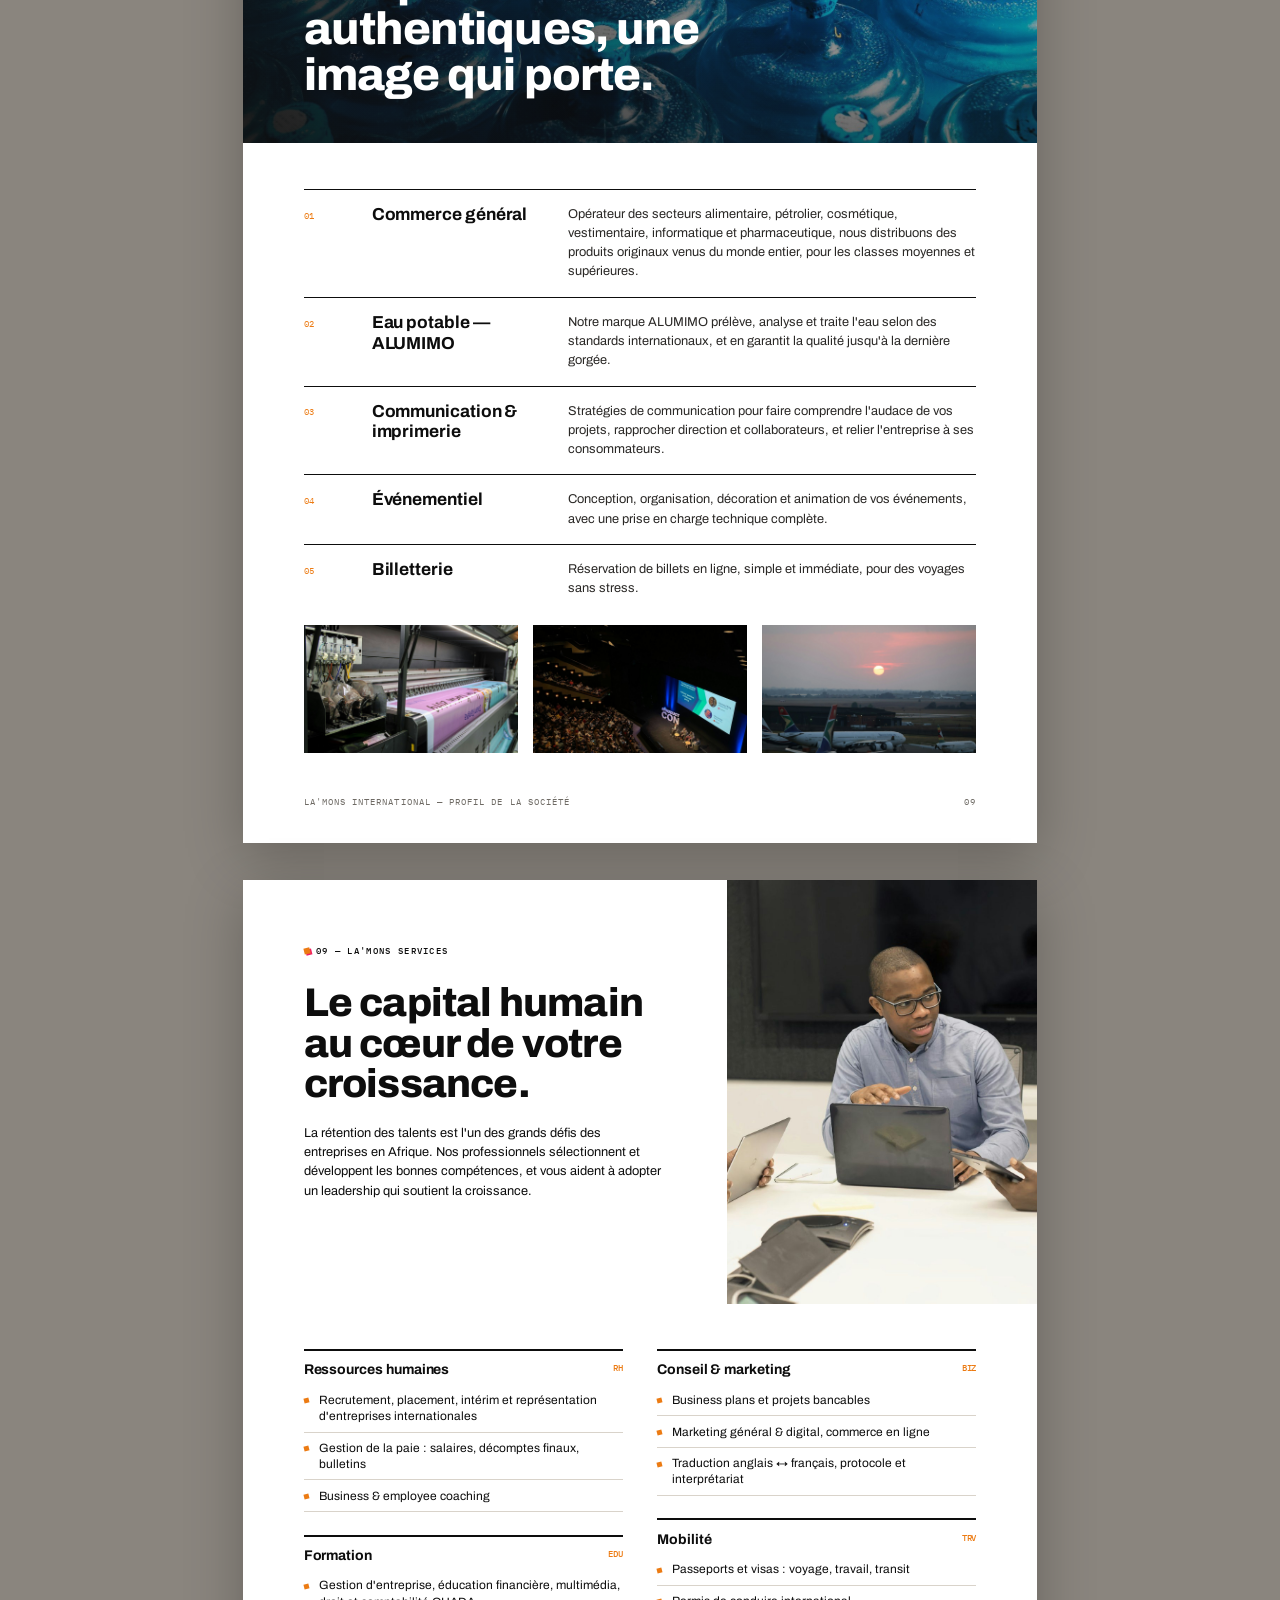
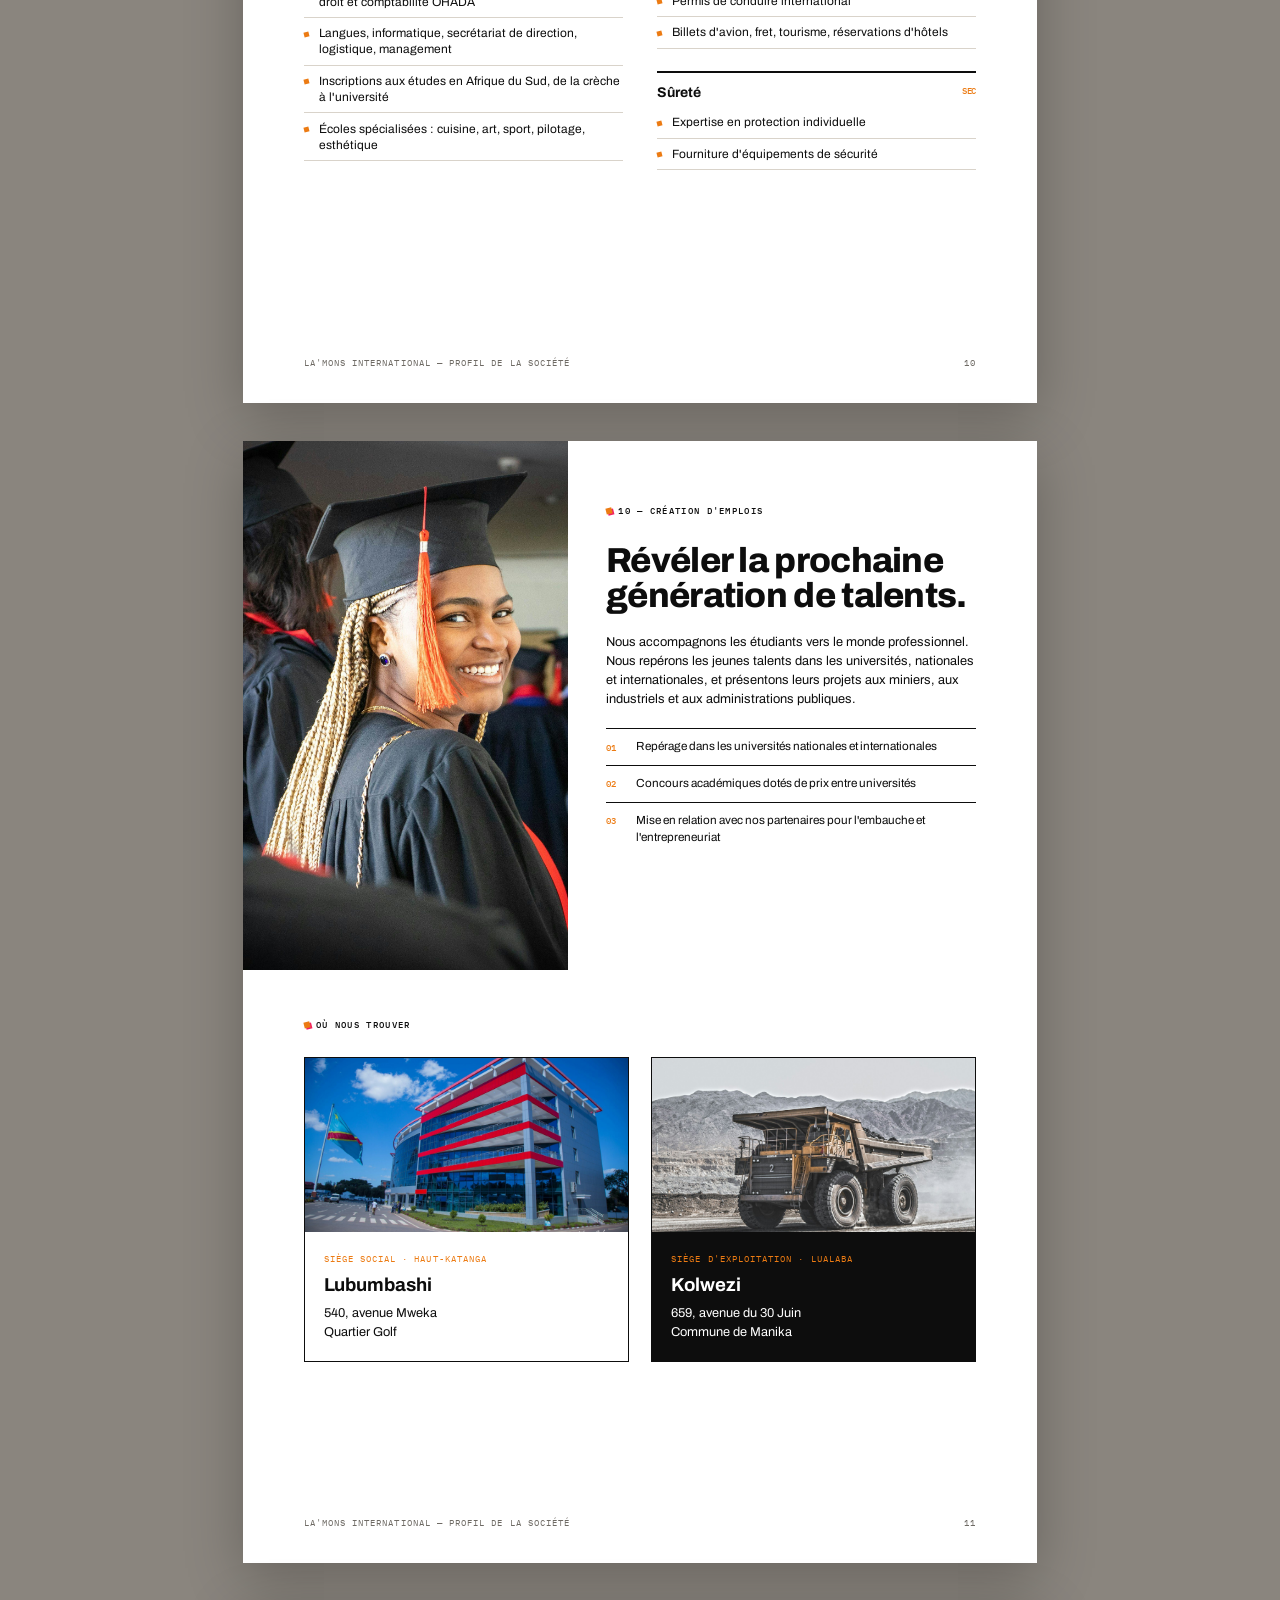
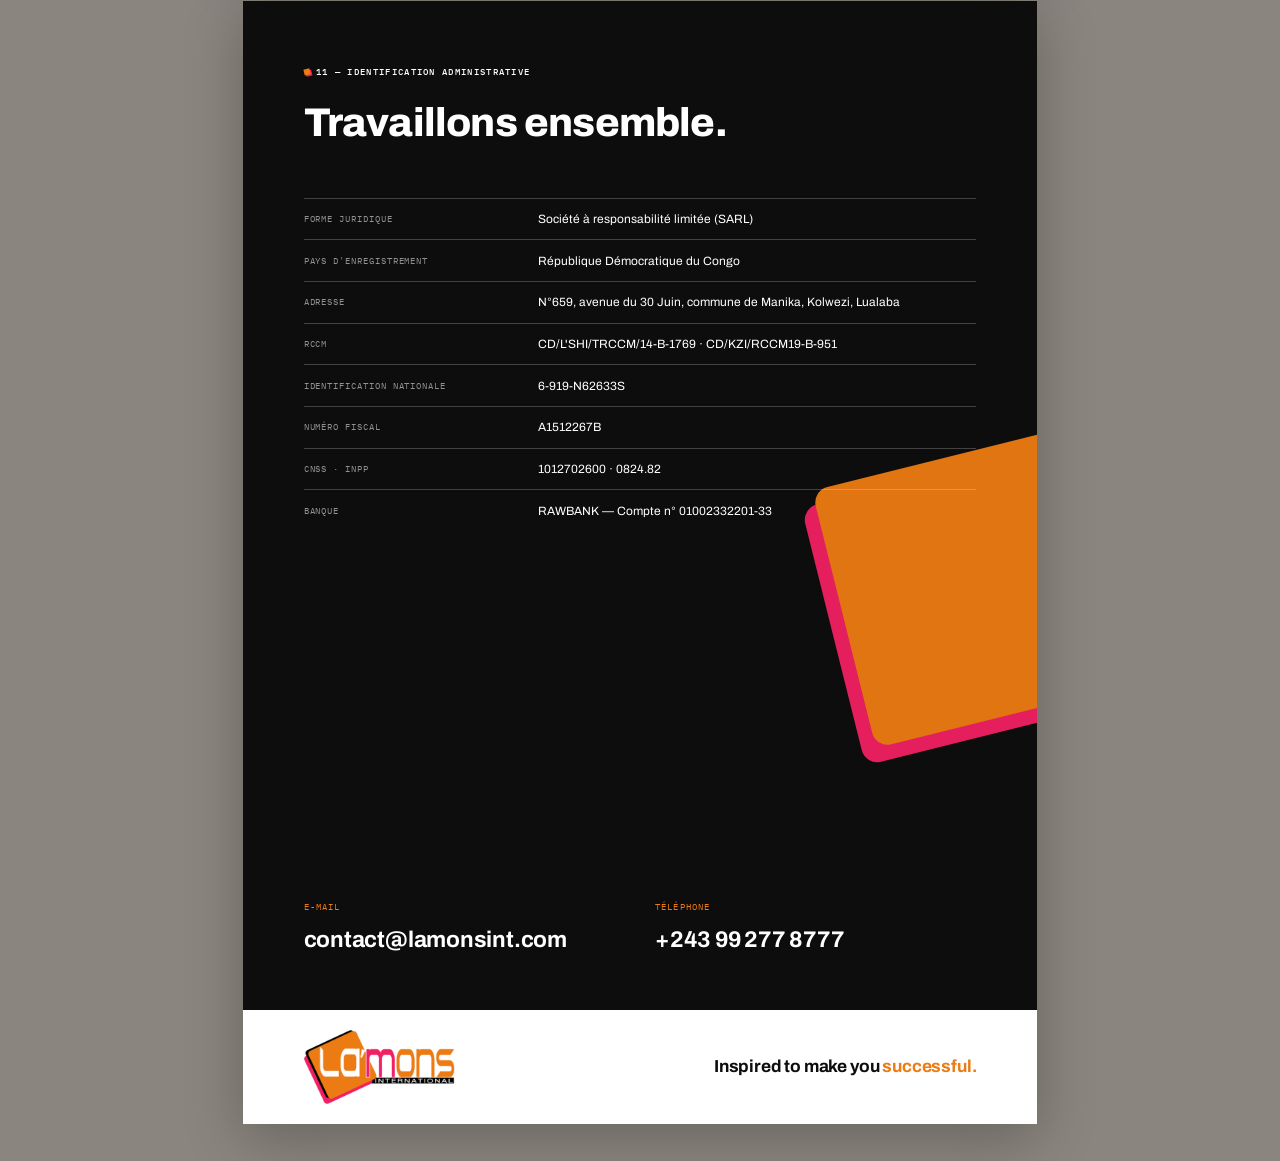
<file: 01-company-profile/B-portrait-A4/index.html>
<!DOCTYPE html>
<html lang="fr">
<head>
<meta charset="utf-8">
<title>LA'MONS INTERNATIONAL — Profil de la société (A4 portrait)</title>
<meta name="viewport" content="width=device-width, initial-scale=1">
<link rel="stylesheet" href="../assets/brand.css">
<style>
  @page { size: 210mm 297mm; margin: 0; }
  body { background: #8a857e; font-size: 9.6pt; line-height: 1.5; }
  .page {
    width: 210mm; height: 297mm; position: relative; overflow: hidden;
    background: var(--paper); margin: 10mm auto; box-shadow: 0 4mm 14mm rgba(0,0,0,.25);
    page-break-after: always; break-after: page;
  }
  @media print { body { background: none; } .page { margin: 0; box-shadow: none; } }

  .pad { position: absolute; inset: 16mm 16mm 18mm 16mm; }
  .folio {
    position: absolute; left: 16mm; right: 16mm; bottom: 9mm; display: flex; justify-content: space-between;
    font-family: var(--mono); font-size: 6.6pt; letter-spacing: .12em; text-transform: uppercase; color: var(--grey);
  }
  .on-dark .folio { color: rgba(255,255,255,.55); }
  .eyebrow { font-size: 7pt; }
  h2 { font-size: 30pt; line-height: 1.02; font-weight: 800; letter-spacing: -.02em; }
  h3 { font-size: 12pt; font-weight: 700; letter-spacing: -.005em; line-height: 1.2; }
  p + p { margin-top: 2.2mm; }
  .lead { font-size: 12.5pt; line-height: 1.45; font-weight: 400; letter-spacing: -.005em; }
  .muted { color: var(--grey); }
  .on-dark { background: var(--ink); color: #fff; }
  .rule { border-top: .6pt solid var(--ink); }
  .on-dark .rule { border-color: rgba(255,255,255,.35); }

  /* ---------- 1. Couverture ---------- */
  .cover .ph { position: absolute; inset: 0 0 92mm 0; }
  .cover .ph::after { content: ''; position: absolute; inset: 0; background: linear-gradient(180deg, rgba(13,13,13,.0) 55%, rgba(13,13,13,.85)); }
  .cover .logo-box { position: absolute; top: 0; left: 16mm; background: #fff; padding: 7mm 7mm 6mm; z-index: 3; }
  .cover .logo-box img { width: 46mm; }
  .cover .edition { position: absolute; top: 11mm; right: 16mm; z-index: 3; color: #fff; font-family: var(--mono); font-size: 7pt; letter-spacing: .14em; text-transform: uppercase; text-align: right; line-height: 1.7; }
  .cover .bottom { position: absolute; left: 0; right: 0; bottom: 0; height: 92mm; background: var(--ink); color: #fff; padding: 12mm 16mm 0; }
  .cover h1 { font-size: 46pt; line-height: .94; letter-spacing: -.035em; font-weight: 800; font-variation-settings: 'wdth' 92; }
  .cover h1 em { font-style: normal; color: var(--orange); }
  .cover .kicker { position: absolute; left: 16mm; top: calc(205mm - 28mm); color: #fff; z-index: 2; }
  .cover .kicker .eyebrow { font-size: 7.5pt; }
  .cover .kicker .big { font-size: 15pt; font-weight: 300; margin-top: 3mm; letter-spacing: -.01em; }
  .cover .meta { position: absolute; left: 16mm; right: 16mm; bottom: 10mm; display: flex; justify-content: space-between; font-family: var(--mono); font-size: 6.8pt; letter-spacing: .12em; text-transform: uppercase; color: rgba(255,255,255,.6); }
  .cover .tile { width: 58mm; right: -14mm; bottom: 46mm; z-index: 1; font-size: 9pt; }
  .cover .bar4 { position: absolute; left: 0; right: 0; bottom: 92mm; height: 2mm; z-index: 2; }

  /* ---------- 2. Sommaire + Qui sommes-nous ---------- */
  .p2 .toc { position: absolute; left: 16mm; top: 16mm; width: 58mm; }
  .p2 .toc ol { list-style: none; margin-top: 7mm; }
  .p2 .toc li { display: grid; grid-template-columns: 9mm 1fr auto; padding: 2.3mm 0; border-top: .5pt solid var(--line); font-size: 8.6pt; }
  .p2 .toc li span:first-child, .p2 .toc li span:last-child { font-family: var(--mono); font-size: 7pt; color: var(--grey); padding-top: .4mm; }
  .p2 .main { position: absolute; left: 86mm; right: 16mm; top: 16mm; }
  .p2 .main h2 { margin: 6mm 0 7mm; }
  .p2 .ph { position: absolute; left: 0; right: 0; bottom: 0; height: 96mm; }
  .p2 .quote { position: absolute; left: 16mm; bottom: 16mm; width: 106mm; background: var(--orange); color: #fff; padding: 7mm 8mm; z-index: 2; }
  .p2 .quote p { font-size: 15pt; line-height: 1.2; font-weight: 600; letter-spacing: -.01em; }
  .p2 .quote .mono { font-size: 6.8pt; letter-spacing: .12em; text-transform: uppercase; margin-top: 4mm; display: block; opacity: .85; }

  /* ---------- 3. Identité ---------- */
  .p3 .devise { position: absolute; left: 0; right: 0; top: 0; height: 104mm; padding: 16mm; }
  .p3 .devise h2 { font-size: 40pt; line-height: .95; margin-top: 10mm; font-variation-settings: 'wdth' 90; }
  .p3 .devise p { position: absolute; left: 16mm; bottom: 12mm; width: 120mm; color: rgba(255,255,255,.75); }
  .p3 .devise .tile { width: 44mm; right: 18mm; top: 22mm; font-size: 7pt; }
  .p3 .mission { position: absolute; left: 16mm; right: 16mm; top: 116mm; }
  .p3 .mgrid { display: grid; grid-template-columns: repeat(2, 1fr); gap: 0 8mm; margin-top: 6mm; }
  .p3 .mgrid div { border-top: .6pt solid var(--ink); padding: 3.5mm 0 6mm; }
  .p3 .mgrid .n { font-family: var(--mono); font-size: 7pt; color: var(--orange); }
  .p3 .mgrid h3 { margin: 1.5mm 0 1.5mm; }
  .p3 .objectif { position: absolute; left: 16mm; right: 16mm; top: 190mm; display: grid; grid-template-columns: 50mm 1fr; gap: 8mm; background: var(--sand); padding: 8mm; }
  .p3 .objectif .lead { font-size: 11.5pt; }

  .p3 .band { position: absolute; left: 16mm; right: 16mm; top: 232mm; bottom: 20mm; display: grid; grid-template-columns: 2fr 1fr 1fr; gap: 3mm; }
  /* ---------- 4. Valeurs, couleurs, chiffres ---------- */
  .p4 .head { position: absolute; left: 16mm; right: 16mm; top: 16mm; }
  .p4 .head h2 { margin-top: 6mm; width: 150mm; }
  .p4 .values { position: absolute; left: 16mm; right: 16mm; top: 66mm; display: grid; grid-template-columns: repeat(3,1fr); gap: 6mm; }
  .p4 .values div { border-top: 2pt solid var(--ink); padding-top: 3mm; }
  .p4 .values b { font-size: 13pt; display: block; letter-spacing: -.01em; line-height: 1.15; }
  .p4 .colors { position: absolute; left: 16mm; right: 16mm; top: 98mm; display: grid; grid-template-columns: repeat(4,1fr); border: .6pt solid var(--ink); }
  .p4 .sw { height: 100mm; padding: 5mm; display: flex; flex-direction: column; justify-content: flex-end; border-right: .6pt solid var(--ink); }
  .p4 .sw:last-child { border-right: 0; }
  .p4 .sw b { font-size: 13pt; margin-bottom: 2mm; }
  .p4 .sw p { font-size: 8pt; line-height: 1.4; }
  .p4 .sw .hex { font-family: var(--mono); font-size: 6.6pt; letter-spacing: .1em; margin-bottom: auto; opacity: .8; }
  .p4 .sw.k { background: var(--ink); color: #fff; }
  .p4 .sw.w { background: #fff; }
  .p4 .sw.o { background: var(--orange); color: #fff; }
  .p4 .sw.r { background: var(--rose); color: #fff; }
  .p4 .figures { position: absolute; left: 16mm; right: 16mm; bottom: 20mm; display: grid; grid-template-columns: repeat(4,1fr); }
  .p4 .figures div { border-left: .6pt solid var(--line); padding-left: 4mm; }
  .p4 .figures div:first-child { border-left: 0; padding-left: 0; }
  .p4 .figures b { font-size: 30pt; font-weight: 800; letter-spacing: -.03em; display: block; line-height: 1; }
  .p4 .figures span { font-size: 7.8pt; color: var(--grey); display: block; margin-top: 2mm; line-height: 1.35; }
  .p4 .efficacite { position: absolute; left: 16mm; right: 16mm; top: 209mm; font-size: 10.5pt; display: flex; gap: 6mm; align-items: baseline; }

  /* ---------- 5. Métiers ---------- */
  .p5 .head { position: absolute; left: 16mm; right: 16mm; top: 16mm; display: grid; grid-template-columns: 1fr 70mm; gap: 10mm; align-items: end; }
  .p5 .head h2 { margin-top: 6mm; }
  .p5 .poles { position: absolute; left: 16mm; right: 16mm; top: 66mm; bottom: 20mm; display: grid; grid-template-rows: repeat(3, 1fr); gap: 4mm; }
  .p5 .pole { display: grid; grid-template-columns: 58mm 1fr; border-top: .6pt solid var(--ink); padding-top: 4mm; gap: 7mm; }
  .p5 .pole .ph { height: 100%; }
  .p5 .pole .n { font-family: var(--mono); font-size: 7pt; color: var(--orange); letter-spacing: .1em; }
  .p5 .pole h3 { font-size: 16pt; margin: 1.5mm 0 2.5mm; letter-spacing: -.015em; }
  .p5 .pole ul { list-style: none; columns: 2; column-gap: 6mm; margin-top: 3mm; }
  .p5 .pole li { padding: 1.6mm 0; border-bottom: .5pt solid var(--line); break-inside: avoid; font-weight: 600; font-size: 8.8pt; }
  .p5 .pole li small { display: block; font-weight: 400; color: var(--grey); font-size: 7.6pt; }

  /* ---------- Pages pôle (6, 8, 9) ---------- */
  .pole-page .hero { position: absolute; left: 0; right: 0; top: 0; height: 112mm; }
  .pole-page .hero::after { content: ''; position: absolute; inset: 0; background: linear-gradient(90deg, rgba(13,13,13,.86), rgba(13,13,13,.15) 80%), linear-gradient(0deg, rgba(13,13,13,.55), rgba(13,13,13,0) 55%); }
  .pole-page .hero .t { position: absolute; left: 16mm; bottom: 12mm; color: #fff; z-index: 2; width: 120mm; }
  .pole-page .hero h2 { font-size: 34pt; margin-top: 4mm; }
  .pole-page .hero .num { position: absolute; right: 16mm; top: 14mm; z-index: 2; color: #fff; font-family: var(--mono); font-size: 7pt; letter-spacing: .14em; }
  .pole-page .body { position: absolute; left: 16mm; right: 16mm; top: 124mm; bottom: 20mm; }
  .svc { display: grid; grid-template-columns: 12mm 46mm 1fr; gap: 0 6mm; padding: 4mm 0; border-top: .6pt solid var(--ink); }
  .svc .n { font-family: var(--mono); font-size: 7pt; color: var(--orange); padding-top: 1mm; }
  .svc h3 { font-size: 13pt; }
  .svc p { color: var(--ink-3); }
  .chips { display: flex; flex-wrap: wrap; gap: 1.6mm; margin-top: 3mm; }
  .chips span { font-family: var(--mono); font-size: 6.6pt; text-transform: uppercase; letter-spacing: .08em; border: .6pt solid var(--ink); padding: 1mm 2.2mm; }
  .strip { display: grid; grid-template-columns: repeat(3, 1fr); gap: 4mm; margin-top: 5mm; height: 42mm; }

  /* ---------- 7. Projet phare Énergie ---------- */
  .p7 .ph { position: absolute; left: 0; right: 0; top: 0; height: 128mm; }
  .p7 .ph::after { content: ''; position: absolute; inset: 0; background: linear-gradient(180deg, rgba(13,13,13,.2), rgba(13,13,13,1)); }
  .p7 .t { position: absolute; left: 16mm; right: 16mm; top: 16mm; z-index: 2; }
  .p7 .t h2 { font-size: 40pt; margin-top: 54mm; font-variation-settings: 'wdth' 90; }
  .p7 .t .lead { color: rgba(255,255,255,.8); width: 150mm; margin-top: 5mm; font-size: 11pt; }
  .p7 .kpis { position: absolute; left: 16mm; right: 16mm; top: 146mm; display: grid; grid-template-columns: repeat(4,1fr); border-top: .6pt solid rgba(255,255,255,.35); border-bottom: .6pt solid rgba(255,255,255,.35); }
  .p7 .kpis div { padding: 5mm 4mm 5mm 0; }
  .p7 .kpis div + div { padding-left: 4mm; border-left: .6pt solid rgba(255,255,255,.2); }
  .p7 .kpis b { font-size: 26pt; font-weight: 800; color: var(--orange); display: block; letter-spacing: -.03em; line-height: 1; }
  .p7 .kpis span { font-size: 7.6pt; color: rgba(255,255,255,.7); display: block; margin-top: 2mm; line-height: 1.35; }
  .p7 .refs { position: absolute; left: 16mm; right: 16mm; top: 186mm; }
  .p7 .refs ol { list-style: none; margin-top: 4mm; counter-reset: r; }
  .p7 .refs li { counter-increment: r; display: grid; grid-template-columns: 10mm 1fr; padding: 2.4mm 0; border-bottom: .5pt solid rgba(255,255,255,.18); font-size: 9pt; color: rgba(255,255,255,.88); }
  .p7 .refs li::before { content: counter(r, decimal-leading-zero); font-family: var(--mono); font-size: 7pt; color: var(--rose); padding-top: .6mm; }
  .p7 .note { position: absolute; left: 16mm; right: 16mm; bottom: 18mm; font-size: 7.6pt; color: rgba(255,255,255,.55); }

  /* ---------- 10. La'mons Services ---------- */
  .p10 .head { position: absolute; left: 16mm; top: 16mm; width: 96mm; }
  .p10 .head h2 { margin: 6mm 0 5mm; }
  .p10 .ph { position: absolute; right: 0; top: 0; width: 82mm; height: 112mm; }
  .p10 .cols { position: absolute; left: 16mm; right: 16mm; top: 124mm; bottom: 20mm; display: grid; grid-template-columns: 1fr 1fr; gap: 0 9mm; }
  .grp { border-top: 2pt solid var(--ink); padding-top: 3mm; margin-bottom: 6mm; }
  .grp h3 { font-size: 10.5pt; display: flex; justify-content: space-between; }
  .grp h3 span { font-family: var(--mono); font-size: 7pt; color: var(--orange); font-weight: 500; }
  .grp ul { list-style: none; margin-top: 1.5mm; }
  .grp li { padding: 1.9mm 0 1.9mm 4mm; border-bottom: .5pt solid var(--line); font-size: 9pt; position: relative; line-height: 1.35; }
  .grp li::before { content: ''; position: absolute; left: 0; top: 3.6mm; width: 1.4mm; height: 1.4mm; background: var(--orange); transform: rotate(-14deg); }

  /* ---------- 11. Talents + Implantations ---------- */
  .p11 .top { position: absolute; left: 0; right: 0; top: 0; height: 140mm; display: grid; grid-template-columns: 86mm 1fr; }
  .p11 .top .ph { height: 100%; }
  .p11 .top .t { padding: 16mm 16mm 0 10mm; }
  .p11 .top h2 { font-size: 26pt; margin: 6mm 0 5mm; }
  .p11 .steps { margin-top: 5mm; }
  .p11 .steps div { display: grid; grid-template-columns: 8mm 1fr; border-top: .6pt solid var(--ink); padding: 2.4mm 0; font-size: 8.8pt; }
  .p11 .steps b { font-family: var(--mono); font-size: 7pt; color: var(--orange); font-weight: 500; padding-top: .6mm; }
  .p11 .sites { position: absolute; left: 16mm; right: 16mm; top: 152mm; bottom: 20mm; }
  .p11 .sites .g { display: grid; grid-template-columns: 1fr 1fr; gap: 6mm; margin-top: 6mm; }
  .site { border: .6pt solid var(--ink); }
  .site .ph { height: 46mm; }
  .site .in { padding: 4.5mm 5mm 5mm; }
  .site .in .tag { font-family: var(--mono); font-size: 6.6pt; text-transform: uppercase; letter-spacing: .12em; color: var(--orange); }
  .site h3 { font-size: 14pt; margin: 1.5mm 0 2mm; }
  .site.dark { background: var(--ink); color: #fff; border-color: var(--ink); }
  .site .map { height: 46mm; background: var(--ink-2); position: relative; overflow: hidden; }

  /* ---------- 12. Dos ---------- */
  .p12 .top { position: absolute; left: 16mm; right: 16mm; top: 16mm; }
  .p12 .top h2 { margin-top: 6mm; }
  .p12 dl { position: absolute; left: 16mm; right: 16mm; top: 52mm; display: grid; grid-template-columns: 62mm 1fr; }
  .p12 dt, .p12 dd { padding: 3mm 0; border-top: .5pt solid rgba(255,255,255,.22); font-size: 9pt; }
  .p12 dt { font-family: var(--mono); font-size: 7pt; text-transform: uppercase; letter-spacing: .1em; color: rgba(255,255,255,.55); padding-top: 3.6mm; }
  .p12 .contact { position: absolute; left: 16mm; right: 16mm; bottom: 44mm; display: grid; grid-template-columns: 1fr 1fr; gap: 8mm; }
  .p12 .contact .k { font-family: var(--mono); font-size: 7pt; text-transform: uppercase; letter-spacing: .12em; color: var(--orange); }
  .p12 .contact .v { font-size: 17pt; font-weight: 700; margin-top: 2mm; letter-spacing: -.01em; }
  .p12 .sign { position: absolute; left: 0; right: 0; bottom: 0; height: 30mm; background: #fff; display: flex; align-items: center; justify-content: space-between; padding: 0 16mm; color: var(--ink); }
  .p12 .sign img { width: 40mm; }
  .p12 .sign span { font-size: 13pt; font-weight: 700; letter-spacing: -.01em; }
  .p12 .tile { width: 70mm; right: -18mm; top: 120mm; font-size: 9pt; opacity: .95; }
</style>
</head>
<body>

<!-- ============ 01 · COUVERTURE ============ -->
<section class="page cover">
  <div class="ph"><img src="../assets/img/ingenieur-orange.jpg" alt="" style="object-position: 50% 22%"></div>
  <div class="logo-box"><img class="logo" src="../assets/logo.png" alt="La'mons International"></div>
  <div class="edition">Profil de la société<br>Édition 2026</div>
  <div class="bar4"><i></i><i></i><i></i><i></i></div>
  <div class="tile"></div>
  <div class="bottom on-dark">
    <span class="eyebrow">Groupe multiservices · Depuis 2014</span>
    <h1 style="margin-top:7mm">Inspired<br>to make you<br><em>successful.</em></h1>
  </div>
  <div class="meta"><span>Lubumbashi · Kolwezi</span><span>République Démocratique du Congo</span></div>
</section>

<!-- ============ 02 · SOMMAIRE + QUI SOMMES-NOUS ============ -->
<section class="page p2">
  <div class="toc">
    <span class="eyebrow">Sommaire</span>
    <ol>
      <li><span>01</span><span>Qui sommes-nous</span><span>02</span></li>
      <li><span>02</span><span>Devise, mission, objectif</span><span>03</span></li>
      <li><span>03</span><span>Valeurs & couleurs</span><span>04</span></li>
      <li><span>04</span><span>Nos métiers</span><span>05</span></li>
      <li><span>05</span><span>Industrie & infrastructures</span><span>06</span></li>
      <li><span>06</span><span>Projet phare : énergie</span><span>07</span></li>
      <li><span>07</span><span>Services aux sites</span><span>08</span></li>
      <li><span>08</span><span>Commerce & communication</span><span>09</span></li>
      <li><span>09</span><span>La'mons Services</span><span>10</span></li>
      <li><span>10</span><span>Talents & implantations</span><span>11</span></li>
      <li><span>11</span><span>Identification & contact</span><span>12</span></li>
    </ol>
  </div>
  <div class="main">
    <span class="eyebrow">01 — Qui sommes-nous</span>
    <h2>Une entreprise congolaise au service de la réussite de ses partenaires.</h2>
    <p class="lead">LA'MONS INTERNATIONAL est une entreprise diversifiée, forte de solides compétences dans le commerce et les services.</p>
    <p style="margin-top:4mm">Depuis sa création en 2014, l'entreprise s'est imposée sur le marché des affaires et de l'emploi en République Démocratique du Congo. Sous l'impulsion de sa gérante, elle étend continuellement son champ d'action : communication des entreprises, imprimerie, environnement, sécurité, fourniture et prestation de services.</p>
    <p>Son ambition : affirmer son expertise et sa crédibilité en Afrique centrale, et accompagner durablement ses partenaires vers le succès.</p>
  </div>
  <div class="ph"><img src="../assets/img/partenaires.jpg" alt="" style="object-position: 50% 35%"></div>
  <div class="quote">
    <p>« Par sa fidélité aux affaires, LA'MONS INTERNATIONAL reste engagée à conduire ses partenaires au succès. »</p>
    <span class="mono">La Direction générale</span>
  </div>
</section>

<!-- ============ 03 · DEVISE / MISSION / OBJECTIF ============ -->
<section class="page p3">
  <div class="devise on-dark">
    <span class="eyebrow">02 — Notre devise</span>
    <h2>Inspired to make<br>you <span class="o">successful.</span></h2>
    <p>Inspirée du monde anglophone, notre devise est à la fois une exigence envers nous-mêmes et une promesse faite à chacun des partenaires pour qui nous existons.</p>
    <div class="tile"></div>
  </div>
  <div class="mission">
    <span class="eyebrow">Notre mission</span>
    <div class="mgrid">
      <div><span class="n">01</span><h3>Accompagner</h3><p>Guider nos clients sur le chemin de la réussite en apportant des solutions à tous leurs besoins.</p></div>
      <div><span class="n">02</span><h3>Rendre accessible</h3><p>Proposer nos produits et services au juste coût pour accroître les chances de gain de nos clients.</p></div>
      <div><span class="n">03</span><h3>Pérenniser</h3><p>Inscrire le succès de nos partenaires dans la durée en cultivant en eux le goût de la grandeur.</p></div>
      <div><span class="n">04</span><h3>Servir avec excellence</h3><p>Offrir à nos partenaires des services de qualité, réalisés avec professionnalisme.</p></div>
    </div>
  </div>
  <div class="objectif">
    <span class="eyebrow">Notre objectif</span>
    <p class="lead">Étendre notre champ d'activité à l'ensemble du continent africain et soutenir l'essor de la classe moyenne, en nous appuyant sur des prestations qui satisfont pleinement nos partenaires et nos clients.</p>
  </div>
  <div class="band">
    <div class="ph"><img src="../assets/img/equipe-femmes.jpg" alt=""></div>
    <div class="ph"><img src="../assets/img/electricien.jpg" alt=""></div>
    <div class="ph"><img src="../assets/img/femme-dirigeante.jpg" alt="" style="object-position:50% 20%"></div>
  </div>
  <div class="folio"><span>La'mons International — Profil de la société</span><span>03</span></div>
</section>

<!-- ============ 04 · VALEURS & COULEURS ============ -->
<section class="page p4">
  <div class="head">
    <span class="eyebrow">03 — Nos couleurs & nos valeurs</span>
    <h2>Quatre couleurs, trois engagements.</h2>
  </div>
  <div class="values">
    <div><b>Construire une confiance mutuelle</b></div>
    <div><b>Promouvoir la collaboration</b></div>
    <div><b>Poursuivre l'excellence</b></div>
  </div>
  <div class="colors">
    <div class="sw k"><span class="hex">#0D0D0D</span><b>Noir</b><p>La rigueur par la simplicité. Il s'accorde avec toutes les couleurs, sans jamais heurter.</p></div>
    <div class="sw w"><span class="hex">#FFFFFF</span><b>Blanc</b><p>La foi, l'unité, l'équilibre, la vérité et l'intégrité.</p></div>
    <div class="sw o"><span class="hex">#EC7B13</span><b>Orange</b><p>La bonne humeur, le dynamisme et l'optimisme : l'équilibre entre l'esprit et les sens.</p></div>
    <div class="sw r"><span class="hex">#F12062</span><b>Rose</b><p>La sensibilité, la bienveillance et le don de soi : une ambiance harmonieuse au sein du groupe.</p></div>
  </div>
  <div class="efficacite"><span class="eyebrow">Notre efficacité</span><p>Nos partenaires gardent le sourire que leur procurent notre sens des affaires, notre exigence d'excellence et notre professionnalisme.</p></div>
  <div class="figures">
    <div><b>2014</b><span>Année de création, à Lubumbashi</span></div>
    <div><b>2</b><span>Sièges : Lubumbashi (social) et Kolwezi (exploitation)</span></div>
    <div><b>12</b><span>Métiers réunis en trois pôles d'activité</span></div>
    <div><b>24/7</b><span>Sécurité et protection des personnes et des biens</span></div>
  </div>
  <div class="folio"><span>La'mons International — Profil de la société</span><span>04</span></div>
</section>

<!-- ============ 05 · NOS MÉTIERS ============ -->
<section class="page p5">
  <div class="head">
    <div><span class="eyebrow">04 — Que faisons-nous ?</span><h2>Douze métiers, un seul interlocuteur.</h2></div>
    <p class="muted">Miniers, industriels, administrations publiques : nous réunissons sous une même signature les services dont vos sites et vos équipes ont besoin.</p>
  </div>
  <div class="poles">
    <div class="pole">
      <div class="ph"><img src="../assets/img/chantier-aerien.jpg" alt=""></div>
      <div><span class="n">PÔLE 01</span><h3>Industrie & infrastructures</h3>
        <ul><li>Génie civil<small>Conception, réalisation, réhabilitation</small></li><li>Énergie<small>Partenariat SANZ'A sarl</small></li><li>Transport & logistique<small>Personnel, matériel, charroi</small></li><li>Gestion des déchets<small>Collecte, tri, élimination</small></li></ul></div>
    </div>
    <div class="pole">
      <div class="ph"><img src="../assets/img/securite.jpg" alt=""></div>
      <div><span class="n">PÔLE 02</span><h3>Services aux sites & aux entreprises</h3>
        <ul><li>Sécurité<small>Gardiennage, cynophile, protection rapprochée</small></li><li>Hôtellerie & catering<small>Bases-vie et plates-formes</small></li><li>Nettoyage professionnel<small>Industriel, tertiaire, santé</small></li><li>RH & formation<small>Recrutement, intérim, paie</small></li></ul></div>
    </div>
    <div class="pole">
      <div class="ph"><img src="../assets/img/conference.jpg" alt=""></div>
      <div><span class="n">PÔLE 03</span><h3>Commerce & communication</h3>
        <ul><li>Commerce général<small>Import et distribution</small></li><li>Eau potable ALUMIMO<small>Traitement aux standards internationaux</small></li><li>Communication & imprimerie<small>Interne, externe, supports</small></li><li>Événementiel & billetterie<small>Organisation, voyages</small></li></ul></div>
    </div>
  </div>
  <div class="folio"><span>La'mons International — Profil de la société</span><span>05</span></div>
</section>

<!-- ============ 06 · PÔLE 01 ============ -->
<section class="page pole-page">
  <div class="hero ph"><img src="../assets/img/mine-ciel-ouvert.jpg" alt=""><div class="num">PÔLE 01 / 03</div>
    <div class="t"><span class="eyebrow">05 — Industrie & infrastructures</span><h2>Bâtir, transporter, préserver.</h2></div></div>
  <div class="body">
    <div class="svc"><span class="n">01</span><h3>Génie civil</h3><p>Nos ingénieurs assurent la conception, la réalisation, l'exploitation et la réhabilitation d'ouvrages et d'infrastructures. Ils en assurent la gestion pour répondre aux besoins de votre société, en garantissant la sécurité du public et la protection de l'environnement.</p></div>
    <div class="svc"><span class="n">02</span><h3>Transport & logistique</h3><p>Transporteur et commissionnaire de transport, nous déplaçons votre personnel et vos matériels en toute sérénité. Nous gérons le charroi de nos partenaires et prenons en charge la maîtrise d'œuvre de vos transports grâce à un personnel expérimenté.</p></div>
    <div class="svc"><span class="n">03</span><h3>Gestion des déchets</h3><p>Gestion complète des déchets ménagers, industriels et encombrants. Nos agents en assurent régulièrement la collecte, le tri, l'acheminement et l'élimination.</p></div>
    <div class="strip">
      <div class="ph"><img src="../assets/img/genie-civil.jpg" alt=""></div>
      <div class="ph"><img src="../assets/img/transport.jpg" alt=""></div>
      <div class="ph"><img src="../assets/img/dechets.jpg" alt=""></div>
    </div>
  </div>
  <div class="folio"><span>La'mons International — Profil de la société</span><span>06</span></div>
</section>

<!-- ============ 07 · PROJET PHARE ÉNERGIE ============ -->
<section class="page p7 on-dark">
  <div class="ph"><img src="../assets/img/pylone-rose.jpg" alt=""></div>
  <div class="t">
    <span class="eyebrow">06 — Projet phare · Partenariat SANZ'A sarl</span>
    <h2>L'énergie qui fait<br>avancer la région.</h2>
    <p class="lead">Avec SANZ'A sarl, spécialiste de la production d'électricité, des réseaux de distribution et de l'ingénierie, nous accompagnons nos clients dans leurs études et projets d'énergie électrique et hydraulique, ainsi que dans les énergies renouvelables.</p>
  </div>
  <div class="kpis">
    <div><b>250 km</b><span>Ligne 220 kV Inga – Cabinda</span></div>
    <div><b>800 000</b><span>Lampes à incandescence remplacées</span></div>
    <div><b>30 MW</b><span>Récupérés sur le réseau</span></div>
    <div><b>2</b><span>Postes 220 kV construits, de 50 et 150 MVA</span></div>
  </div>
  <div class="refs">
    <span class="eyebrow">Références</span>
    <ol>
      <li>Aménagement du poste de sectionnement de Shilatembo en poste HT 120 kV conventionnel, et construction d'une ligne 2 × 120 kV + 1 × 11 kV, en partenariat avec la société SEK.</li>
      <li>Projet d'alimentation en 220 kV de la ville de Cabinda, en Angola.</li>
      <li>Tirage de la ligne 220 kV Inga – Cabinda, sur 250 km.</li>
      <li>Construction de deux postes 220 kV, de 50 MVA et de 150 MVA.</li>
      <li>Remplacement de 800 000 lampes à incandescence par des lampes basse consommation à Lubumbashi, Likasi et Kolwezi.</li>
    </ol>
  </div>
  <p class="note">Réalisations de SANZ'A sarl, partenaire de LA'MONS INTERNATIONAL. Remplacement des sous-stations et des lignes HT à toutes les phases du cycle de vie des actifs, sur tous terrains et sous tous climats.</p>
  <div class="folio"><span>La'mons International — Profil de la société</span><span>07</span></div>
</section>

<!-- ============ 08 · PÔLE 02 ============ -->
<section class="page pole-page">
  <div class="hero ph"><img src="../assets/img/securite.jpg" alt="" style="object-position: 50% 40%"><div class="num">PÔLE 02 / 03</div>
    <div class="t"><span class="eyebrow">07 — Services aux sites & aux entreprises</span><h2>Vos sites, protégés et entretenus.</h2></div></div>
  <div class="body">
    <div class="svc"><span class="n">01</span><h3>Sécurité</h3><p>Protection des industries, bureaux, résidences, hôpitaux et biens de valeur. Nos agents sont sélectionnés pour leur intégrité et leur esprit de service, et équipés de matériel de nouvelle génération. Nous déployons aussi des unités cynophiles et des agents de protection rapprochée, 24 h/24 et 7 j/7.</p></div>
    <div class="svc"><span class="n">02</span><h3>Hôtellerie & catering</h3><p>Restauration collective et hôtellerie pour les bases-vie et plates-formes au Congo, y compris en environnement difficile. Nous proposons une offre complète à la carte : logement, buanderie, restauration, sécurité et loisirs.</p></div>
    <div class="svc"><span class="n">03</span><h3>Nettoyage professionnel</h3><div><p>Équipes qualifiées et matériel de pointe pour l'entretien de tout type d'environnement, avec mise à disposition d'agents permanents.</p>
      <div class="chips"><span>Entrepôts & hangars</span><span>Usines & ateliers</span><span>Laboratoires</span><span>Chantiers</span><span>Hôpitaux</span><span>Écoles</span><span>Églises</span><span>Salles de fête</span><span>Parkings</span></div></div></div>
    <div class="strip" style="height:36mm">
      <div class="ph"><img src="../assets/img/catering.jpg" alt=""></div>
      <div class="ph"><img src="../assets/img/nettoyage.jpg" alt=""></div>
      <div class="ph"><img src="../assets/img/agent-terrain.jpg" alt="" style="object-position:50% 25%"></div>
    </div>
  </div>
  <div class="folio"><span>La'mons International — Profil de la société</span><span>08</span></div>
</section>

<!-- ============ 09 · PÔLE 03 ============ -->
<section class="page pole-page">
  <div class="hero ph"><img src="../assets/img/eau.jpg" alt=""><div class="num">PÔLE 03 / 03</div>
    <div class="t"><span class="eyebrow">08 — Commerce & communication</span><h2>Des produits authentiques, une image qui porte.</h2></div></div>
  <div class="body">
    <div class="svc"><span class="n">01</span><h3>Commerce général</h3><p>Opérateur des secteurs alimentaire, pétrolier, cosmétique, vestimentaire, informatique et pharmaceutique, nous distribuons des produits originaux venus du monde entier, pour les classes moyennes et supérieures.</p></div>
    <div class="svc"><span class="n">02</span><h3>Eau potable — ALUMIMO</h3><p>Notre marque ALUMIMO prélève, analyse et traite l'eau selon des standards internationaux, et en garantit la qualité jusqu'à la dernière gorgée.</p></div>
    <div class="svc"><span class="n">03</span><h3>Communication & imprimerie</h3><p>Stratégies de communication pour faire comprendre l'audace de vos projets, rapprocher direction et collaborateurs, et relier l'entreprise à ses consommateurs.</p></div>
    <div class="svc"><span class="n">04</span><h3>Événementiel</h3><p>Conception, organisation, décoration et animation de vos événements, avec une prise en charge technique complète.</p></div>
    <div class="svc"><span class="n">05</span><h3>Billetterie</h3><p>Réservation de billets en ligne, simple et immédiate, pour des voyages sans stress.</p></div>
    <div class="strip" style="height:34mm;margin-top:3mm">
      <div class="ph"><img src="../assets/img/impression.jpg" alt=""></div>
      <div class="ph"><img src="../assets/img/conference.jpg" alt=""></div>
      <div class="ph"><img src="../assets/img/aeroport.jpg" alt=""></div>
    </div>
  </div>
  <div class="folio"><span>La'mons International — Profil de la société</span><span>09</span></div>
</section>

<!-- ============ 10 · LA'MONS SERVICES ============ -->
<section class="page p10">
  <div class="head">
    <span class="eyebrow">09 — La'mons Services</span>
    <h2>Le capital humain au cœur de votre croissance.</h2>
    <p>La rétention des talents est l'un des grands défis des entreprises en Afrique. Nos professionnels sélectionnent et développent les bonnes compétences, et vous aident à adopter un leadership qui soutient la croissance.</p>
  </div>
  <div class="ph"><img src="../assets/img/reunion.jpg" alt=""></div>
  <div class="cols">
    <div>
      <div class="grp"><h3>Ressources humaines <span>RH</span></h3><ul>
        <li>Recrutement, placement, intérim et représentation d'entreprises internationales</li>
        <li>Gestion de la paie : salaires, décomptes finaux, bulletins</li>
        <li>Business & employee coaching</li>
      </ul></div>
      <div class="grp"><h3>Formation <span>EDU</span></h3><ul>
        <li>Gestion d'entreprise, éducation financière, multimédia, droit et comptabilité OHADA</li>
        <li>Langues, informatique, secrétariat de direction, logistique, management</li>
        <li>Inscriptions aux études en Afrique du Sud, de la crèche à l'université</li>
        <li>Écoles spécialisées : cuisine, art, sport, pilotage, esthétique</li>
      </ul></div>
    </div>
    <div>
      <div class="grp"><h3>Conseil & marketing <span>BIZ</span></h3><ul>
        <li>Business plans et projets bancables</li>
        <li>Marketing général & digital, commerce en ligne</li>
        <li>Traduction anglais ↔ français, protocole et interprétariat</li>
      </ul></div>
      <div class="grp"><h3>Mobilité <span>TRV</span></h3><ul>
        <li>Passeports et visas : voyage, travail, transit</li>
        <li>Permis de conduire international</li>
        <li>Billets d'avion, fret, tourisme, réservations d'hôtels</li>
      </ul></div>
      <div class="grp"><h3>Sûreté <span>SEC</span></h3><ul>
        <li>Expertise en protection individuelle</li>
        <li>Fourniture d'équipements de sécurité</li>
      </ul></div>
    </div>
  </div>
  <div class="folio"><span>La'mons International — Profil de la société</span><span>10</span></div>
</section>

<!-- ============ 11 · TALENTS + IMPLANTATIONS ============ -->
<section class="page p11">
  <div class="top">
    <div class="ph"><img src="../assets/img/diplomee.jpg" alt="" style="object-position: 40% 30%"></div>
    <div class="t">
      <span class="eyebrow">10 — Création d'emplois</span>
      <h2>Révéler la prochaine génération de talents.</h2>
      <p>Nous accompagnons les étudiants vers le monde professionnel. Nous repérons les jeunes talents dans les universités, nationales et internationales, et présentons leurs projets aux miniers, aux industriels et aux administrations publiques.</p>
      <div class="steps">
        <div><b>01</b><span>Repérage dans les universités nationales et internationales</span></div>
        <div><b>02</b><span>Concours académiques dotés de prix entre universités</span></div>
        <div><b>03</b><span>Mise en relation avec nos partenaires pour l'embauche et l'entrepreneuriat</span></div>
      </div>
    </div>
  </div>
  <div class="sites">
    <span class="eyebrow">Où nous trouver</span>
    <div class="g">
      <div class="site">
        <div class="ph"><img src="../assets/img/lubumbashi.jpg" alt=""></div>
        <div class="in"><span class="tag">Siège social · Haut-Katanga</span><h3>Lubumbashi</h3><p>540, avenue Mweka<br>Quartier Golf</p></div>
      </div>
      <div class="site dark">
        <div class="ph"><img src="../assets/img/camion-minier.jpg" alt=""></div>
        <div class="in"><span class="tag">Siège d'exploitation · Lualaba</span><h3>Kolwezi</h3><p>659, avenue du 30 Juin<br>Commune de Manika</p></div>
      </div>
    </div>
  </div>
  <div class="folio"><span>La'mons International — Profil de la société</span><span>11</span></div>
</section>

<!-- ============ 12 · IDENTIFICATION + CONTACT ============ -->
<section class="page p12 on-dark">
  <div class="tile"></div>
  <div class="top">
    <span class="eyebrow">11 — Identification administrative</span>
    <h2>Travaillons ensemble.</h2>
  </div>
  <dl>
    <dt>Forme juridique</dt><dd>Société à responsabilité limitée (SARL)</dd>
    <dt>Pays d'enregistrement</dt><dd>République Démocratique du Congo</dd>
    <dt>Adresse</dt><dd>N°659, avenue du 30 Juin, commune de Manika, Kolwezi, Lualaba</dd>
    <dt>RCCM</dt><dd>CD/L'SHI/TRCCM/14-B-1769 · CD/KZI/RCCM19-B-951</dd>
    <dt>Identification nationale</dt><dd>6-919-N62633S</dd>
    <dt>Numéro fiscal</dt><dd>A1512267B</dd>
    <dt>CNSS · INPP</dt><dd>1012702600 · 0824.82</dd>
    <dt>Banque</dt><dd>RAWBANK — Compte n° 01002332201-33</dd>
  </dl>
  <div class="contact">
    <div><span class="k">E-mail</span><div class="v">contact@lamonsint.com</div></div>
    <div><span class="k">Téléphone</span><div class="v">+243 99 277 8777</div></div>
  </div>
  <div class="sign"><img src="../assets/logo.png" alt="La'mons International"><span>Inspired to make you <span class="o">successful.</span></span></div>
</section>

</body>
</html>
</file>
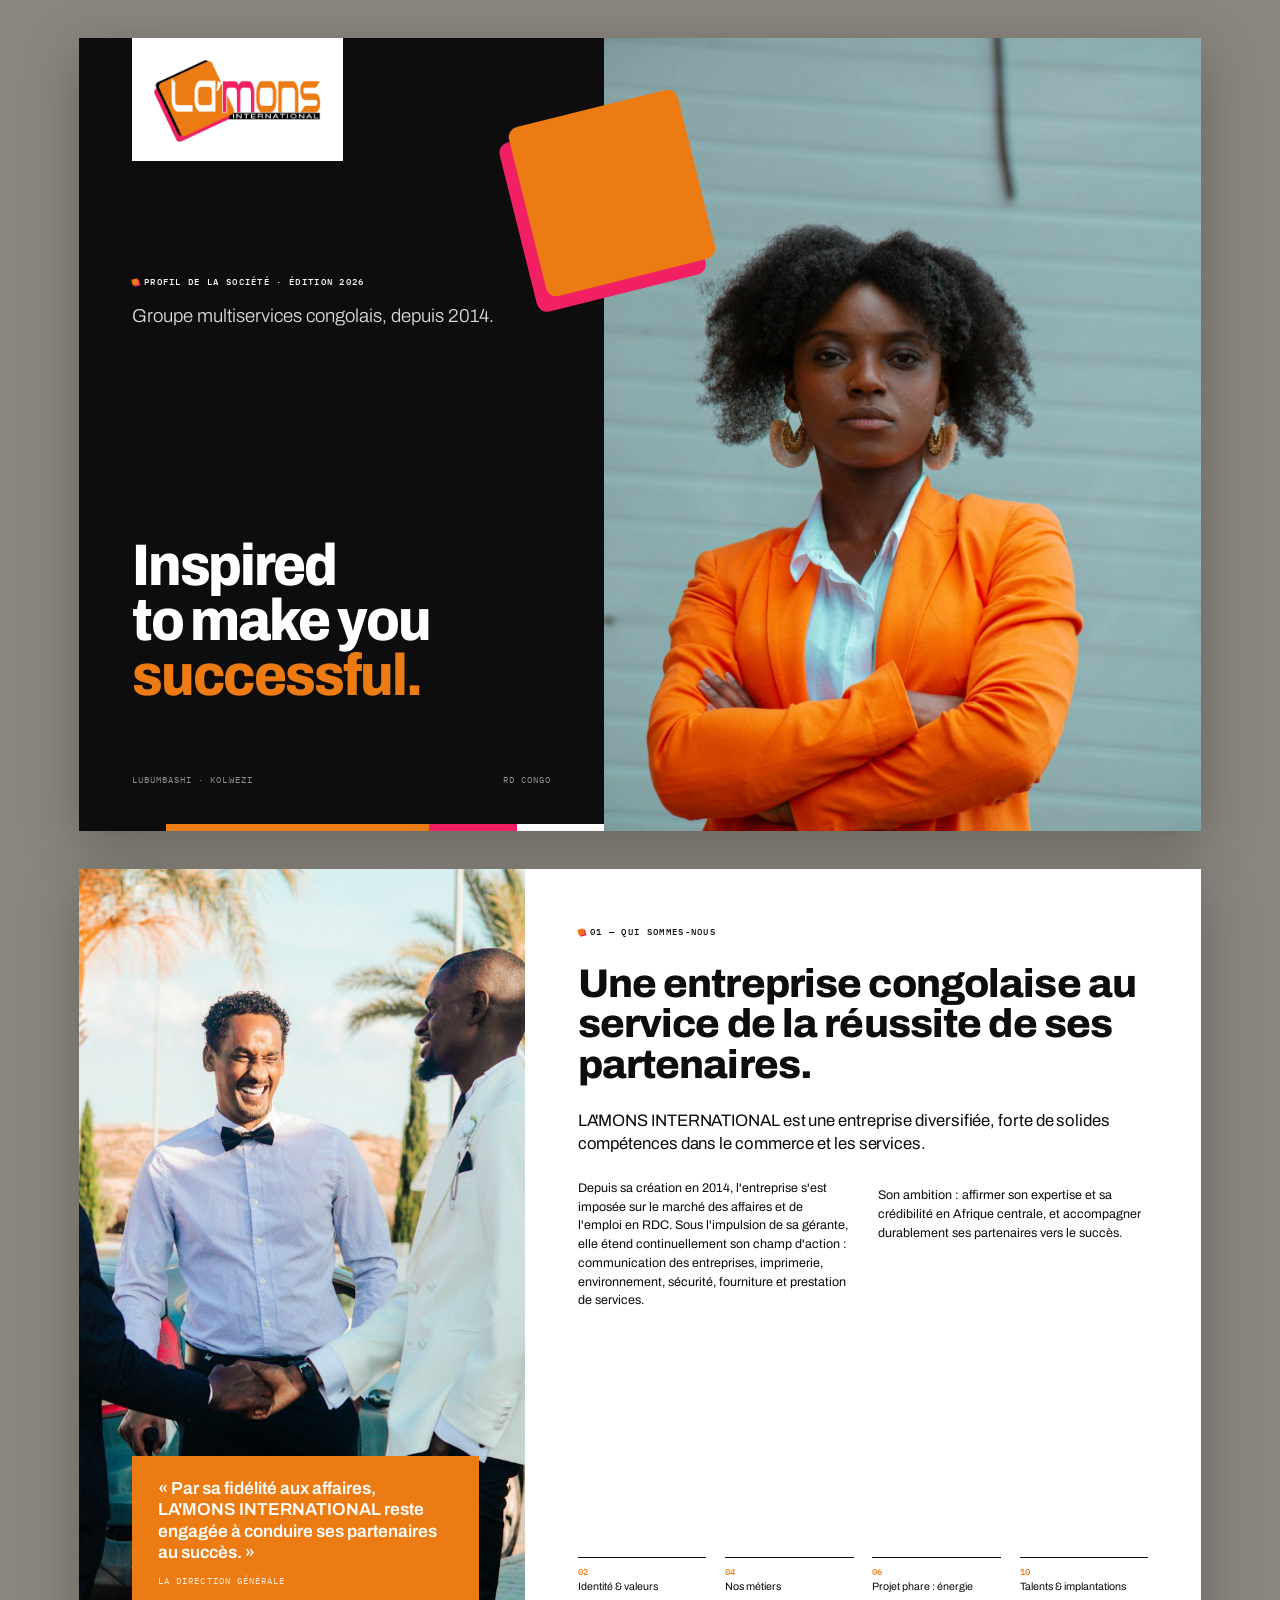
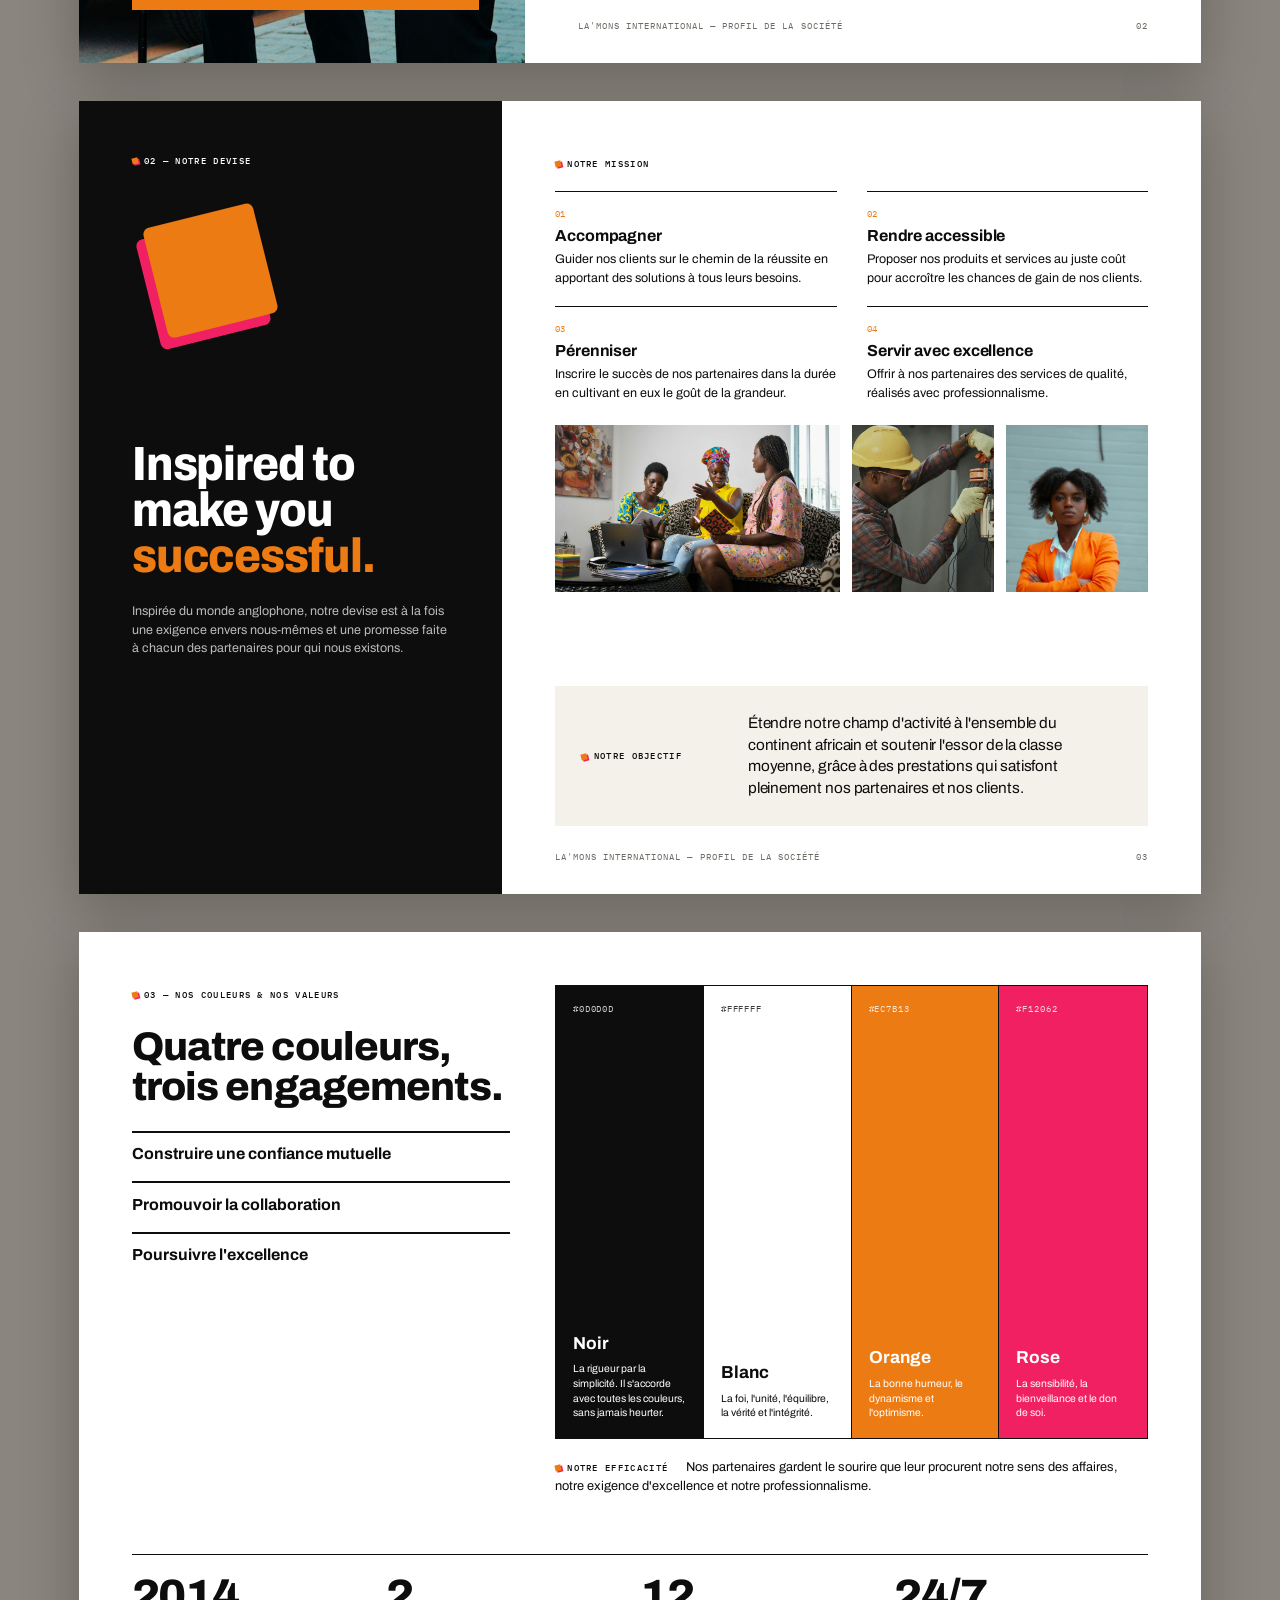
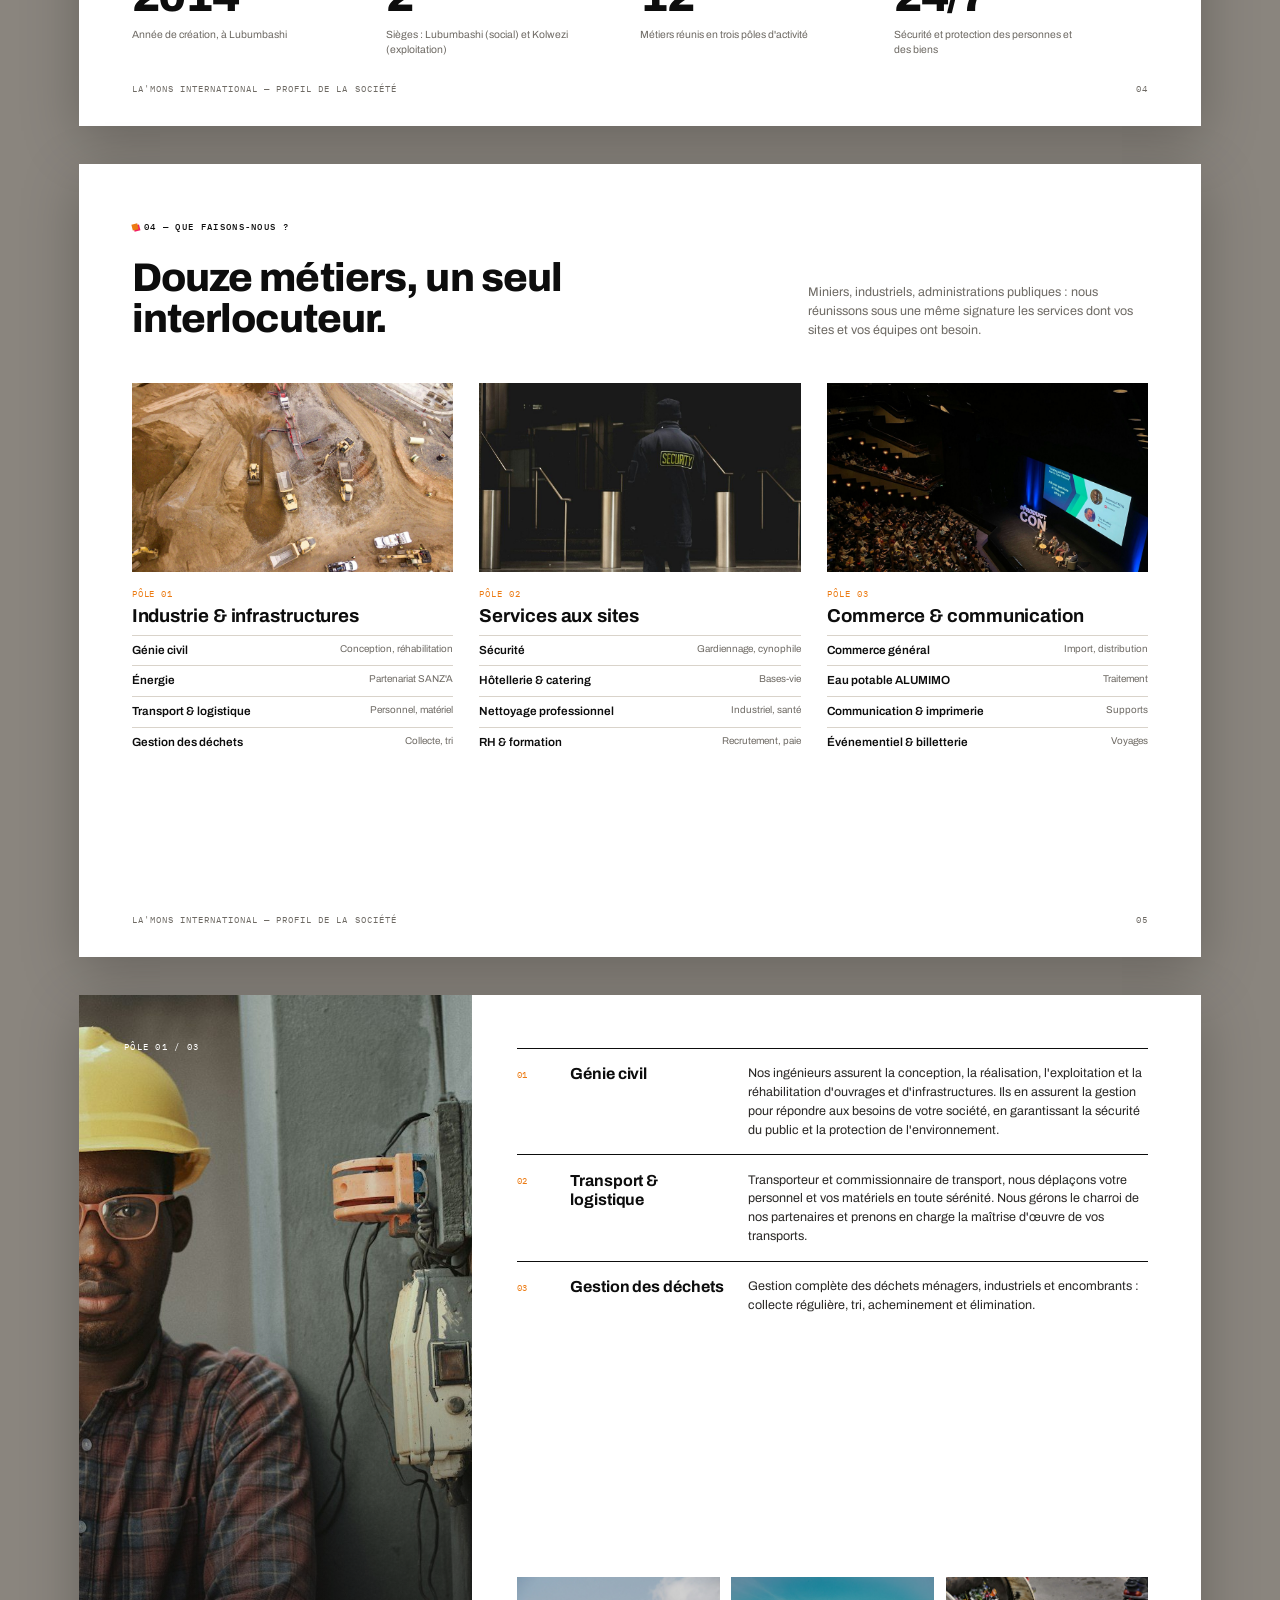
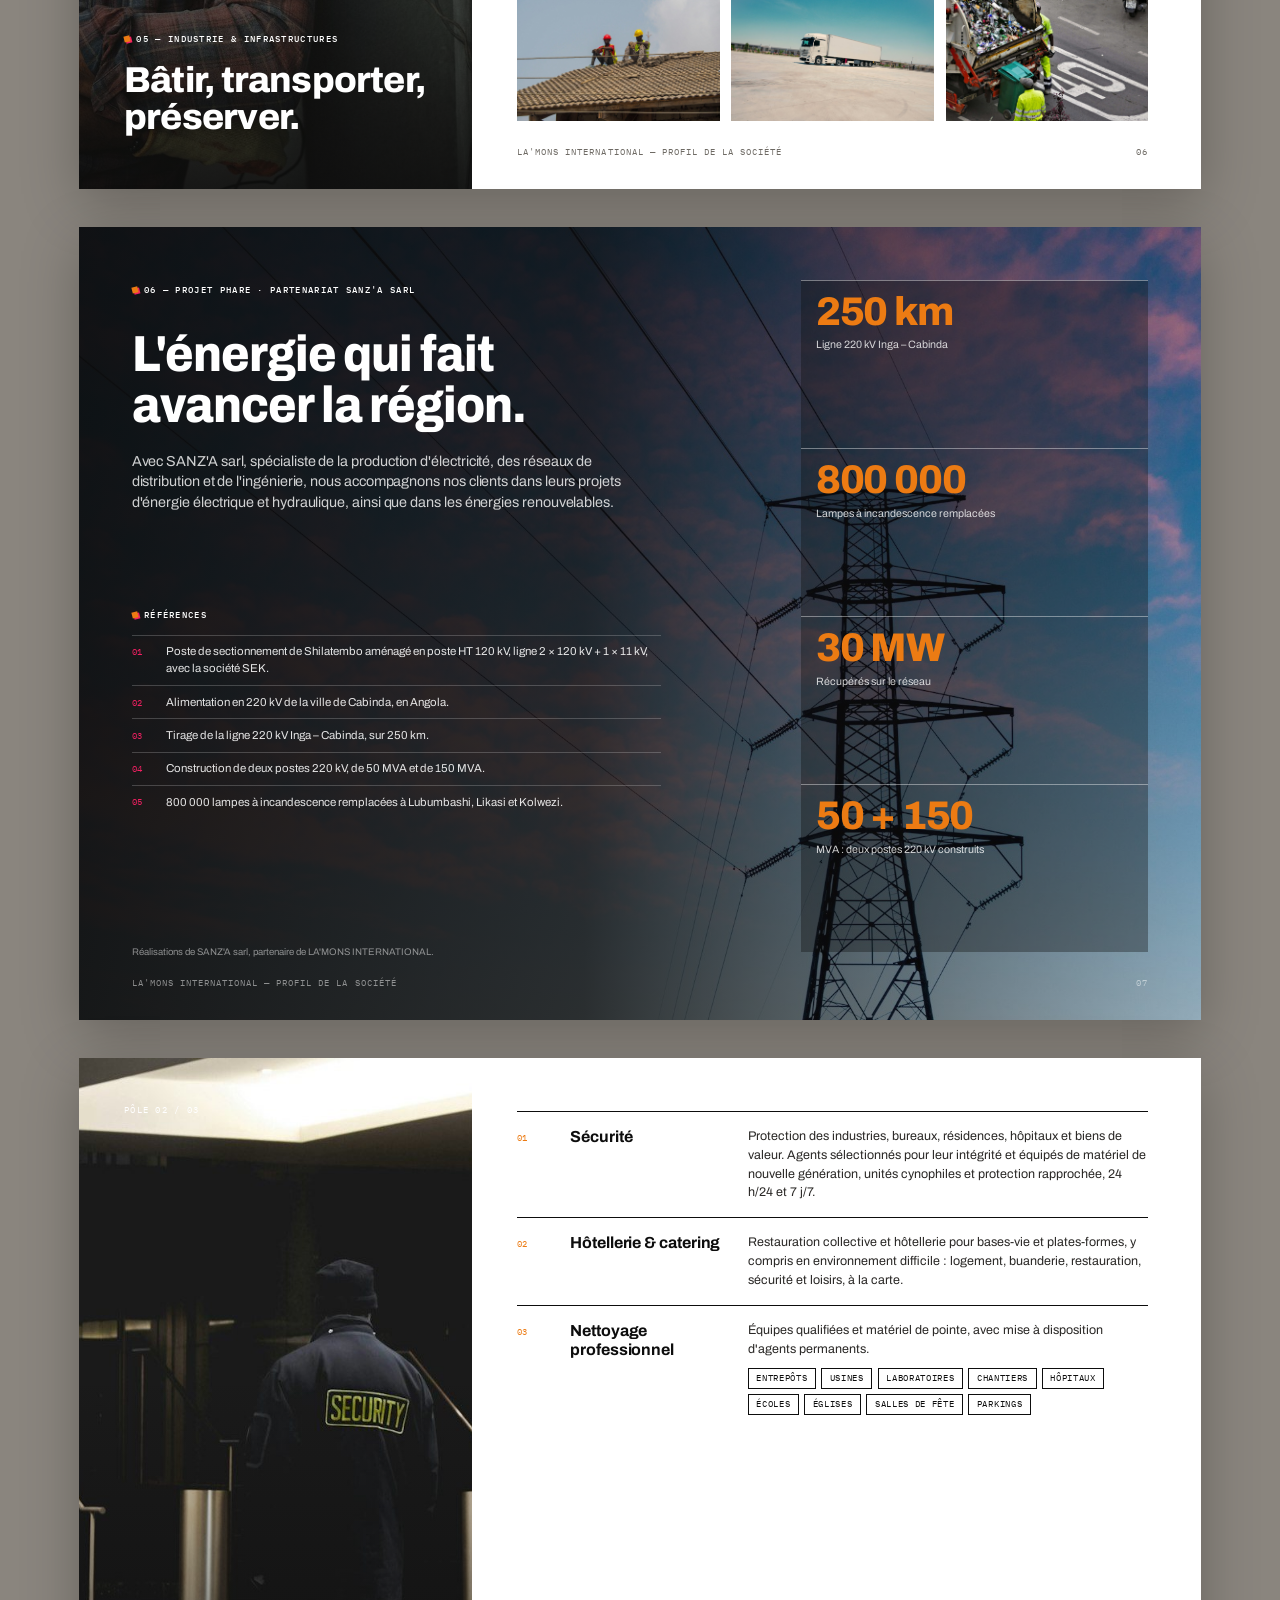
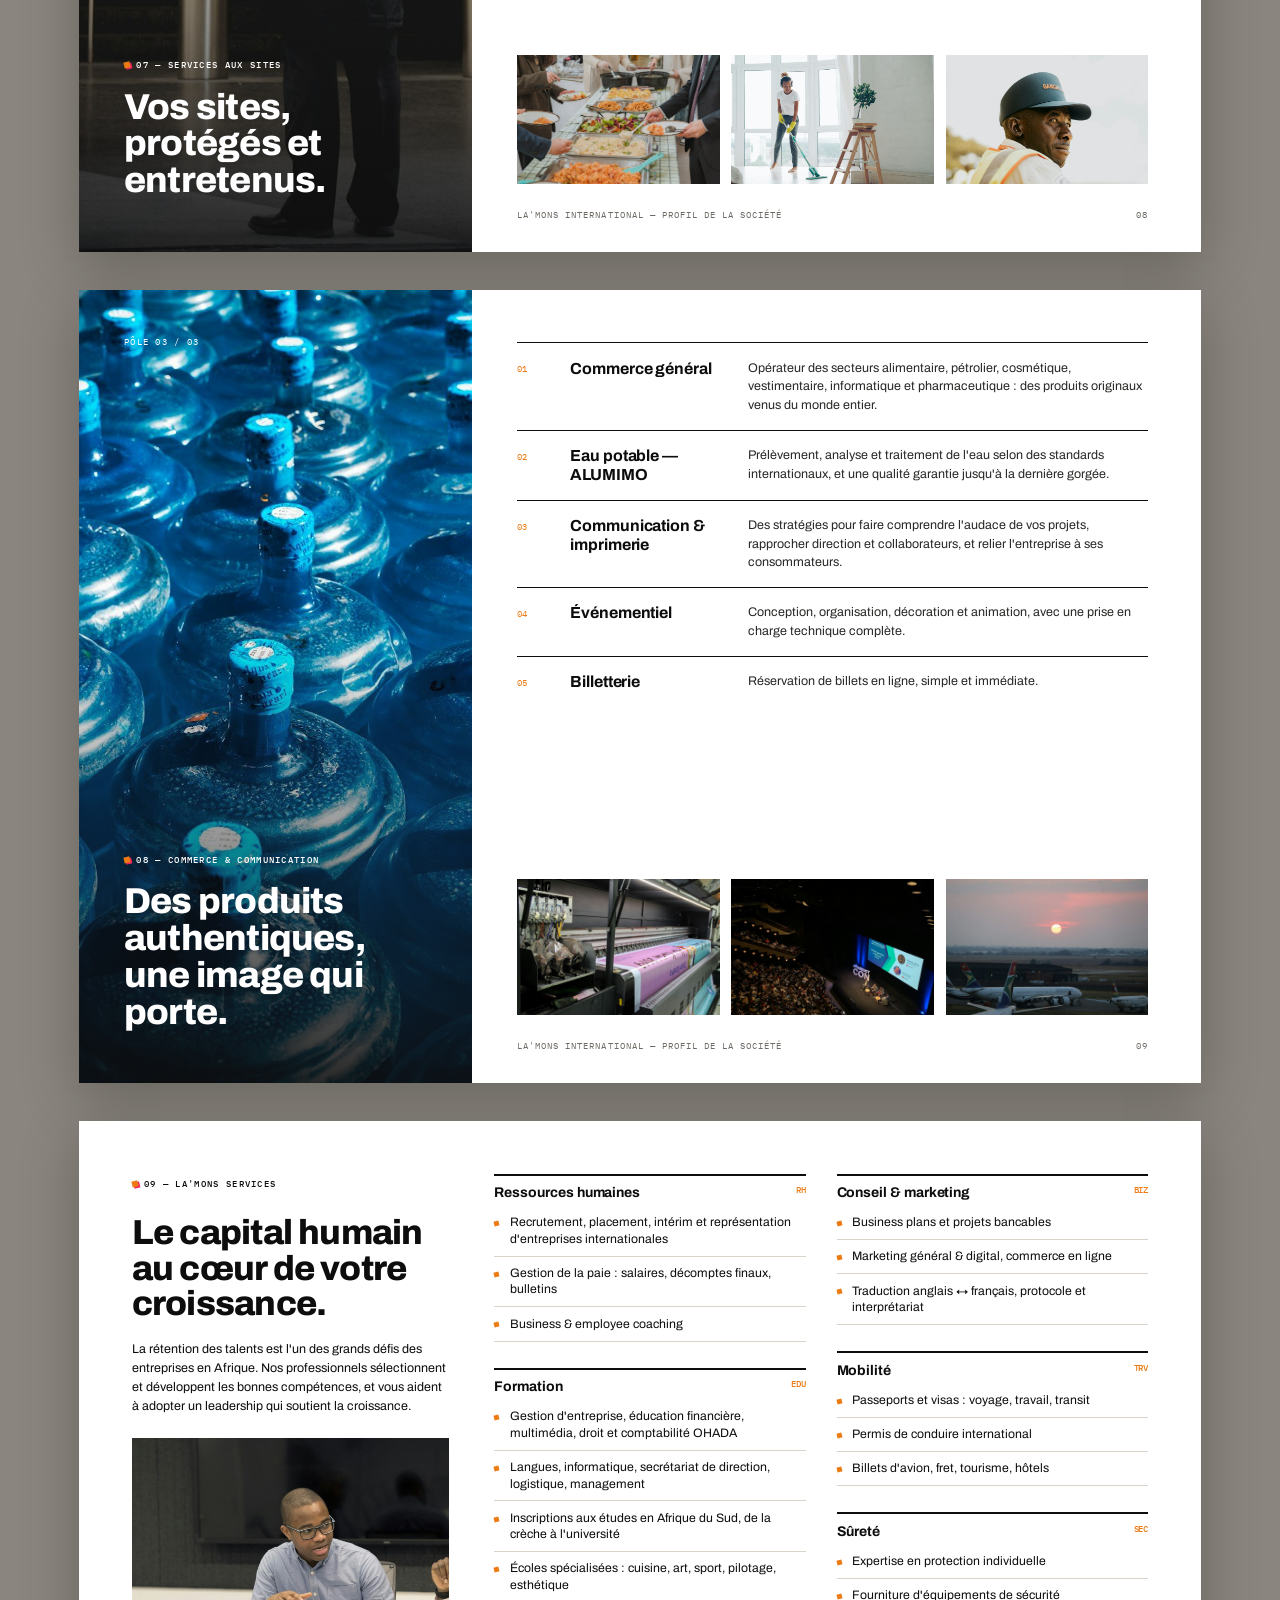
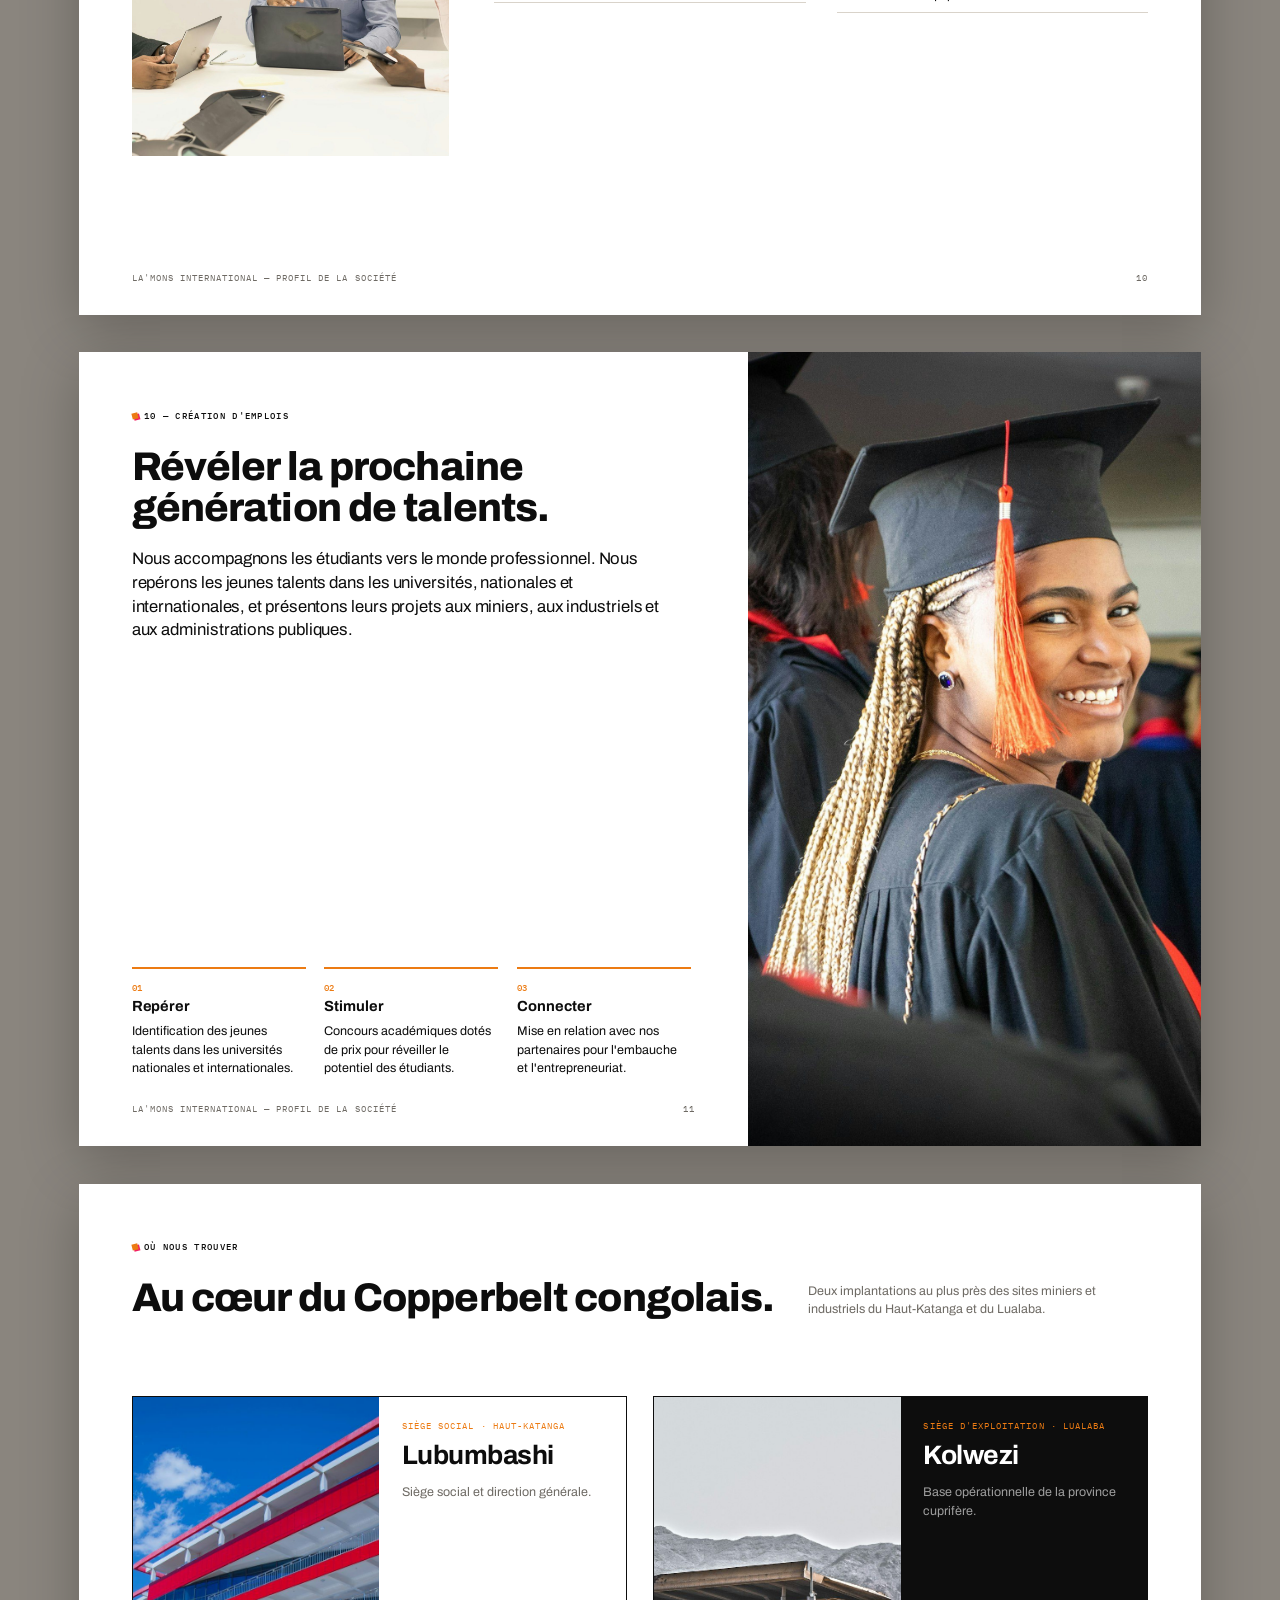
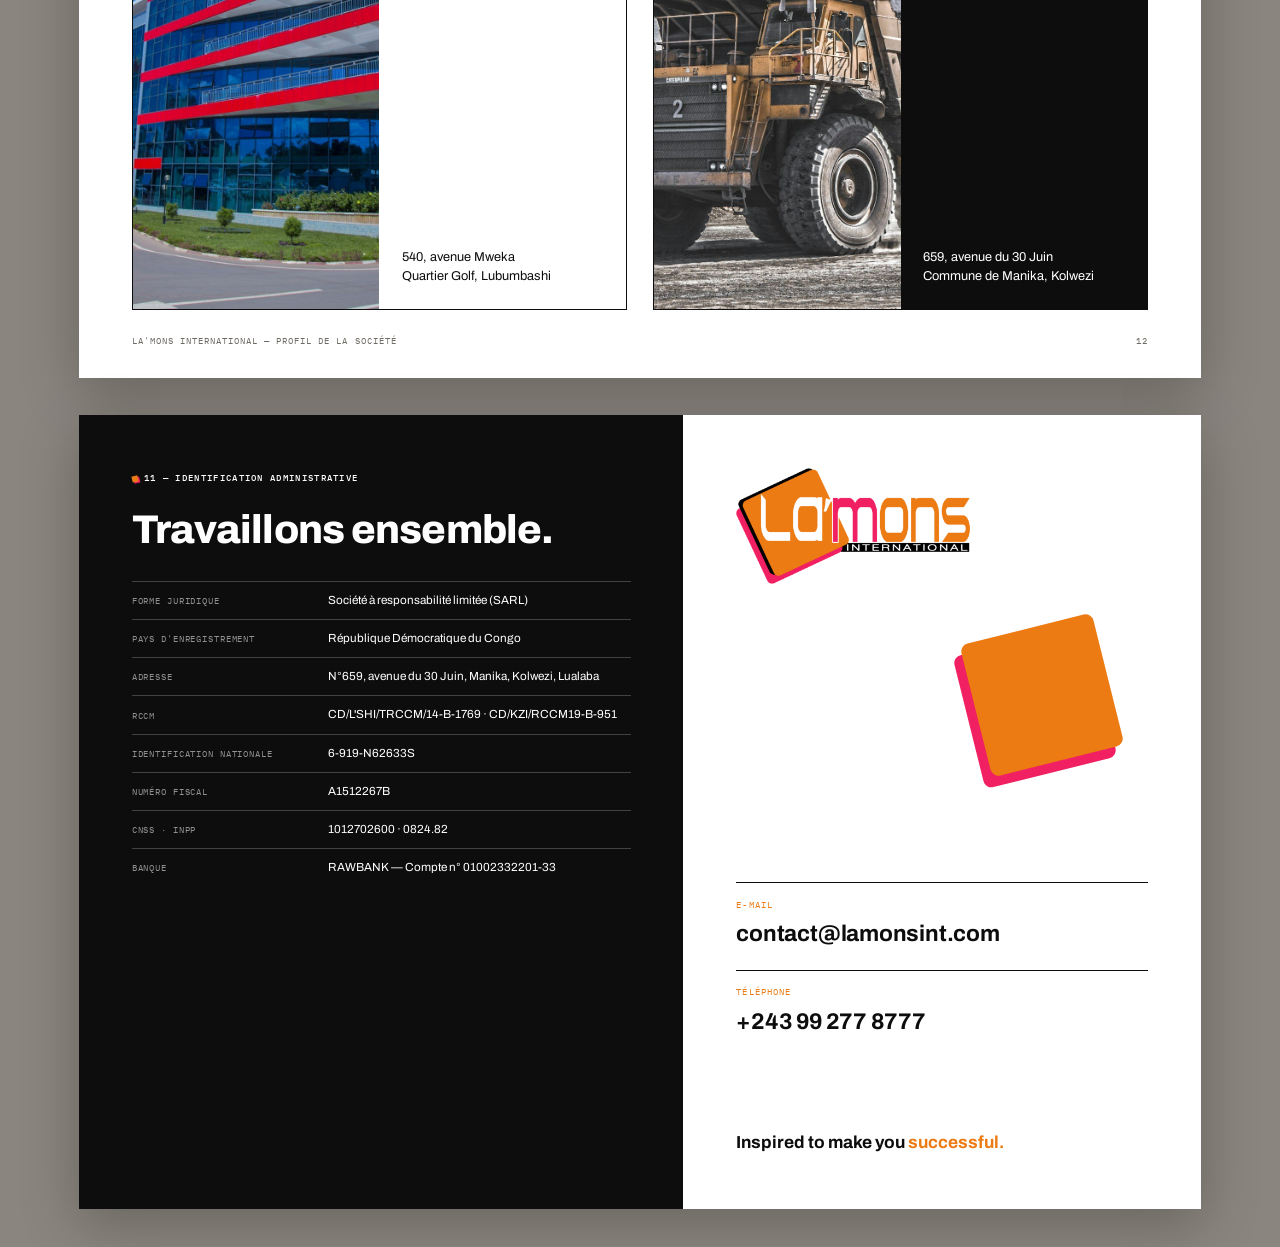
<file: 01-company-profile/C-paysage-A4/index.html>
<!DOCTYPE html>
<html lang="fr">
<head>
<meta charset="utf-8">
<title>LA'MONS INTERNATIONAL — Profil de la société (A4 paysage)</title>
<meta name="viewport" content="width=device-width, initial-scale=1">
<link rel="stylesheet" href="../assets/brand.css">
<style>
  @page { size: 297mm 210mm; margin: 0; }
  body { background: #8a857e; font-size: 9.4pt; line-height: 1.5; }
  .page {
    width: 297mm; height: 210mm; position: relative; overflow: hidden; background: #fff;
    margin: 10mm auto; box-shadow: 0 4mm 14mm rgba(0,0,0,.25); break-after: page; page-break-after: always;
  }
  @media print { body { background: none; } .page { margin: 0; box-shadow: none; } }
  .on-dark { background: var(--ink); color: #fff; }
  .eyebrow { font-size: 7pt; }
  h2 { font-size: 30pt; line-height: 1.02; font-weight: 800; letter-spacing: -.022em; }
  h3 { font-size: 12pt; font-weight: 700; line-height: 1.2; letter-spacing: -.005em; }
  p + p { margin-top: 2mm; }
  .lead { font-size: 12.5pt; line-height: 1.42; letter-spacing: -.005em; }
  .muted { color: var(--grey); }
  .folio { position: absolute; left: 14mm; right: 14mm; bottom: 8mm; display: flex; justify-content: space-between; font-family: var(--mono); font-size: 6.4pt; letter-spacing: .12em; text-transform: uppercase; color: var(--grey); }
  .on-dark .folio { color: rgba(255,255,255,.5); }
  .abs { position: absolute; }

  /* Couverture */
  .cover .ph { position: absolute; right: 0; top: 0; bottom: 0; width: 158mm; }
  .cover .left { position: absolute; left: 0; top: 0; bottom: 0; width: 139mm; background: var(--ink); color: #fff; padding: 14mm; }
  .cover .logo-box { background: #fff; display: inline-block; padding: 6mm 6mm 5mm; margin: -14mm 0 0 0; }
  .cover .logo-box img { width: 44mm; }
  .cover h1 { position: absolute; left: 14mm; bottom: 34mm; font-size: 44pt; line-height: .94; letter-spacing: -.035em; font-weight: 800; font-variation-settings: 'wdth' 90; }
  .cover h1 em { font-style: normal; color: var(--orange); }
  .cover .sub { position: absolute; left: 14mm; top: 62mm; }
  .cover .sub .big { font-size: 14pt; font-weight: 300; margin-top: 3mm; color: rgba(255,255,255,.85); }
  .cover .meta { position: absolute; left: 14mm; right: 14mm; bottom: 12mm; display: flex; justify-content: space-between; font-family: var(--mono); font-size: 6.6pt; letter-spacing: .12em; text-transform: uppercase; color: rgba(255,255,255,.55); }
  .cover .tile { width: 46mm; left: 118mm; top: 18mm; z-index: 2; font-size: 8pt; }
  .cover .bar4 { position: absolute; left: 0; bottom: 0; width: 139mm; height: 2mm; }

  /* Qui sommes-nous */
  .p2 .ph { position: absolute; left: 0; top: 0; bottom: 0; width: 118mm; }
  .p2 .quote { position: absolute; left: 14mm; bottom: 14mm; width: 92mm; background: var(--orange); color: #fff; padding: 6mm 7mm; }
  .p2 .quote p { font-size: 13pt; font-weight: 600; line-height: 1.22; }
  .p2 .quote .mono { display: block; font-size: 6.6pt; letter-spacing: .12em; text-transform: uppercase; margin-top: 3mm; opacity: .85; }
  .p2 .t { position: absolute; left: 132mm; right: 14mm; top: 14mm; }
  .p2 .t h2 { margin: 6mm 0 6mm; }
  .p2 .cols { display: grid; grid-template-columns: 1fr 1fr; gap: 8mm; margin-top: 6mm; }
  .p2 .toc { position: absolute; left: 132mm; right: 14mm; bottom: 18mm; display: grid; grid-template-columns: repeat(4, 1fr); gap: 0 5mm; }
  .p2 .toc div { border-top: .6pt solid var(--ink); padding-top: 2mm; font-size: 8pt; }
  .p2 .toc b { font-family: var(--mono); font-weight: 500; font-size: 6.8pt; color: var(--orange); display: block; }

  /* Devise / Mission */
  .p3 .devise { position: absolute; left: 0; top: 0; bottom: 0; width: 112mm; padding: 14mm; }
  .p3 .devise h2 { font-size: 36pt; line-height: .96; margin-top: 76mm; font-variation-settings: 'wdth' 90; }
  .p3 .devise p { color: rgba(255,255,255,.72); margin-top: 6mm; }
  .p3 .devise .tile { width: 30mm; left: 20mm; top: 30mm; font-size: 6pt; }
  .p3 .right { position: absolute; left: 126mm; right: 14mm; top: 14mm; bottom: 18mm; }
  .p3 .mgrid { display: grid; grid-template-columns: 1fr 1fr; gap: 0 8mm; margin-top: 5mm; }
  .p3 .mgrid div { border-top: .6pt solid var(--ink); padding: 3mm 0 5mm; }
  .p3 .mgrid .n { font-family: var(--mono); font-size: 7pt; color: var(--orange); }
  .p3 .mgrid h3 { margin: 1mm 0 1.2mm; }
  .p3 .obj { position: absolute; left: 0; right: 0; bottom: 0; background: var(--sand); padding: 7mm; display: grid; grid-template-columns: 38mm 1fr; gap: 6mm; }
  .p3 .obj .lead { font-size: 11.5pt; }

  .p3 .band { display: grid; grid-template-columns: 2fr 1fr 1fr; gap: 3mm; height: 44mm; margin-top: 1mm; }
  /* Couleurs */
  .p4 .t { position: absolute; left: 14mm; top: 14mm; width: 100mm; }
  .p4 .t h2 { margin: 6mm 0 6mm; }
  .p4 .vals div { border-top: 2pt solid var(--ink); padding: 2.5mm 0 4mm; font-weight: 700; font-size: 12pt; }
  .p4 .colors { position: absolute; left: 126mm; right: 14mm; top: 14mm; height: 120mm; display: grid; grid-template-columns: repeat(4,1fr); border: .6pt solid var(--ink); }
  .p4 .sw { padding: 4.5mm; display: flex; flex-direction: column; justify-content: flex-end; border-right: .6pt solid var(--ink); }
  .p4 .sw:last-child { border-right: 0; }
  .p4 .sw .hex { font-family: var(--mono); font-size: 6.4pt; margin-bottom: auto; opacity: .8; letter-spacing: .1em; }
  .p4 .sw b { font-size: 13pt; margin-bottom: 1.5mm; }
  .p4 .sw p { font-size: 7.8pt; line-height: 1.4; }
  .p4 .k { background: var(--ink); color: #fff; } .p4 .w { background: #fff; } .p4 .o { background: var(--orange); color: #fff; } .p4 .r { background: var(--rose); color: #fff; }
  .p4 .figs { position: absolute; left: 14mm; right: 14mm; bottom: 18mm; display: grid; grid-template-columns: repeat(4,1fr); border-top: .6pt solid var(--ink); padding-top: 5mm; }
  .p4 .figs b { font-size: 34pt; font-weight: 800; letter-spacing: -.03em; display: block; line-height: 1; }
  .p4 .figs span { font-size: 7.8pt; color: var(--grey); display: block; margin-top: 2mm; width: 50mm; }
  .p4 .eff { position: absolute; left: 126mm; right: 14mm; top: 139mm; font-size: 9.6pt; }

  /* Métiers */
  .p5 .t { position: absolute; left: 14mm; right: 14mm; top: 14mm; display: grid; grid-template-columns: 1fr 90mm; gap: 12mm; align-items: end; }
  .p5 .t h2 { margin-top: 6mm; }
  .p5 .poles { position: absolute; left: 14mm; right: 14mm; top: 58mm; bottom: 18mm; display: grid; grid-template-columns: repeat(3,1fr); gap: 7mm; }
  .p5 .pole { display: flex; flex-direction: column; }
  .p5 .pole .ph { height: 50mm; }
  .p5 .pole .n { font-family: var(--mono); font-size: 7pt; color: var(--orange); margin-top: 4mm; letter-spacing: .1em; }
  .p5 .pole h3 { font-size: 14pt; margin: 1mm 0 2mm; }
  .p5 .pole li { list-style: none; border-top: .5pt solid var(--line); padding: 1.6mm 0; font-weight: 600; font-size: 8.8pt; display: flex; justify-content: space-between; gap: 3mm; }
  .p5 .pole li small { font-weight: 400; color: var(--grey); font-size: 7.4pt; text-align: right; }

  /* Pages pôle */
  .pp .ph.side { position: absolute; left: 0; top: 0; bottom: 0; width: 104mm; }
  .pp .ph.side::after { content: ''; position: absolute; inset: 0; background: linear-gradient(0deg, rgba(13,13,13,.88), rgba(13,13,13,0) 60%); }
  .pp .ph.side .t { position: absolute; left: 12mm; right: 12mm; bottom: 14mm; color: #fff; z-index: 2; }
  .pp .ph.side h2 { font-size: 27pt; margin-top: 4mm; }
  .pp .ph.side .num { position: absolute; left: 12mm; top: 12mm; color: #fff; font-family: var(--mono); font-size: 6.8pt; letter-spacing: .14em; z-index: 2; }
  .pp .body { position: absolute; left: 116mm; right: 14mm; top: 14mm; bottom: 18mm; display: flex; flex-direction: column; }
  .svc { display: grid; grid-template-columns: 9mm 42mm 1fr; gap: 0 5mm; padding: 4mm 0; border-top: .6pt solid var(--ink); }
  .svc .n { font-family: var(--mono); font-size: 7pt; color: var(--orange); padding-top: 1mm; }
  .svc p { color: var(--ink-3); }
  .chips { display: flex; flex-wrap: wrap; gap: 1.4mm; margin-top: 2.5mm; }
  .chips span { font-family: var(--mono); font-size: 6.4pt; text-transform: uppercase; letter-spacing: .08em; border: .6pt solid var(--ink); padding: .8mm 2mm; }
  .strip { display: grid; grid-template-columns: repeat(3,1fr); gap: 3mm; margin-top: auto; height: 38mm; }

  /* Énergie */
  .p7 .ph { position: absolute; inset: 0; }
  .p7 .ph::after { content: ''; position: absolute; inset: 0; background: linear-gradient(90deg, rgba(13,13,13,.95) 0%, rgba(13,13,13,.85) 45%, rgba(13,13,13,.25) 100%); }
  .p7 .t { position: absolute; left: 14mm; top: 14mm; width: 140mm; z-index: 2; }
  .p7 .t h2 { font-size: 38pt; margin: 8mm 0 5mm; font-variation-settings: 'wdth' 90; }
  .p7 .t .lead { color: rgba(255,255,255,.8); font-size: 10.8pt; }
  .p7 .refs { position: absolute; left: 14mm; width: 140mm; top: 100mm; z-index: 2; }
  .p7 .refs ol { list-style: none; counter-reset: r; margin-top: 3mm; }
  .p7 .refs li { counter-increment: r; display: grid; grid-template-columns: 9mm 1fr; padding: 2mm 0; border-top: .5pt solid rgba(255,255,255,.2); font-size: 8.6pt; color: rgba(255,255,255,.88); }
  .p7 .refs li::before { content: counter(r, decimal-leading-zero); font-family: var(--mono); font-size: 6.8pt; color: var(--rose); padding-top: .5mm; }
  .p7 .kpis { position: absolute; right: 14mm; top: 14mm; bottom: 18mm; width: 92mm; z-index: 2; display: grid; grid-template-rows: repeat(4,1fr); }
  .p7 .kpis div { border-top: .6pt solid rgba(255,255,255,.4); padding-top: 3mm; background: rgba(13,13,13,.35); padding-left: 4mm; }
  .p7 .kpis b { font-size: 30pt; font-weight: 800; color: var(--orange); letter-spacing: -.03em; display: block; line-height: 1; }
  .p7 .kpis span { font-size: 8pt; color: rgba(255,255,255,.8); display: block; margin-top: 1.5mm; }
  .p7 .note { position: absolute; left: 14mm; width: 140mm; bottom: 16mm; z-index: 2; font-size: 7.2pt; color: rgba(255,255,255,.5); }

  /* La'mons Services */
  .p10 .t { position: absolute; left: 14mm; top: 14mm; width: 84mm; }
  .p10 .t h2 { font-size: 26pt; margin: 6mm 0 5mm; }
  .p10 .t .ph { height: 84mm; margin-top: 6mm; }
  .p10 .cols { position: absolute; left: 110mm; right: 14mm; top: 14mm; bottom: 18mm; display: grid; grid-template-columns: 1fr 1fr; gap: 0 8mm; }
  .grp { border-top: 2pt solid var(--ink); padding-top: 2.5mm; margin-bottom: 7mm; }
  .grp h3 { font-size: 10.5pt; display: flex; justify-content: space-between; }
  .grp h3 span { font-family: var(--mono); font-size: 6.8pt; color: var(--orange); font-weight: 500; }
  .grp ul { list-style: none; margin-top: 1mm; }
  .grp li { padding: 2.2mm 0 2.2mm 4mm; border-bottom: .5pt solid var(--line); font-size: 9.2pt; position: relative; line-height: 1.35; }
  .grp li::before { content: ''; position: absolute; left: 0; top: 4mm; width: 1.4mm; height: 1.4mm; background: var(--orange); transform: rotate(-14deg); }

  /* Talents */
  .p11 .ph.big { position: absolute; right: 0; top: 0; bottom: 0; width: 120mm; }
  .p11 .t { position: absolute; left: 14mm; top: 14mm; width: 140mm; }
  .p11 .t h2 { margin: 6mm 0 5mm; }
  .p11 .steps { position: absolute; left: 14mm; width: 148mm; bottom: 18mm; display: grid; grid-template-columns: repeat(3,1fr); gap: 5mm; }
  .p11 .steps div { border-top: 2pt solid var(--orange); padding-top: 3mm; }
  .p11 .steps b { font-family: var(--mono); font-size: 7pt; color: var(--orange); font-weight: 500; display: block; margin-bottom: 1mm; }
  .p11 .steps h3 { font-size: 11pt; margin-bottom: 1.5mm; }

  /* Implantations */
  .p12 .t { position: absolute; left: 14mm; top: 14mm; right: 14mm; display: flex; justify-content: space-between; align-items: end; }
  .p12 .t h2 { margin-top: 6mm; }
  .p12 .g { position: absolute; left: 14mm; right: 14mm; top: 56mm; bottom: 18mm; display: grid; grid-template-columns: 1fr 1fr; gap: 7mm; }
  .site { display: grid; grid-template-columns: 1fr 1fr; border: .6pt solid var(--ink); }
  .site .in { padding: 6mm; display: flex; flex-direction: column; }
  .site .tag { font-family: var(--mono); font-size: 6.6pt; text-transform: uppercase; letter-spacing: .12em; color: var(--orange); }
  .site h3 { font-size: 20pt; margin: 2mm 0 3mm; letter-spacing: -.02em; }
  .site .addr { margin-top: auto; font-size: 9.6pt; }
  .site.dark { background: var(--ink); color: #fff; border-color: var(--ink); }

  /* Dos */
  .p13 .left { position: absolute; left: 0; top: 0; bottom: 0; width: 160mm; padding: 14mm; }
  .p13 .left h2 { margin: 6mm 0 8mm; }
  .p13 dl { display: grid; grid-template-columns: 52mm 1fr; }
  .p13 dt, .p13 dd { padding: 2.6mm 0; border-top: .5pt solid rgba(255,255,255,.22); font-size: 8.8pt; }
  .p13 dt { font-family: var(--mono); font-size: 6.6pt; text-transform: uppercase; letter-spacing: .1em; color: rgba(255,255,255,.55); padding-top: 3.2mm; }
  .p13 .right { position: absolute; right: 0; top: 0; bottom: 0; width: 137mm; background: #fff; color: var(--ink); padding: 14mm; }
  .p13 .right .logo { width: 62mm; }
  .p13 .contact { position: absolute; left: 14mm; right: 14mm; bottom: 40mm; }
  .p13 .contact > div { border-top: .6pt solid var(--ink); padding: 3mm 0 5mm; }
  .p13 .contact .k { font-family: var(--mono); font-size: 6.8pt; text-transform: uppercase; letter-spacing: .12em; color: var(--orange); }
  .p13 .contact .v { font-size: 17pt; font-weight: 700; letter-spacing: -.01em; margin-top: 1mm; }
  .p13 .sign { position: absolute; left: 14mm; right: 14mm; bottom: 14mm; font-size: 13pt; font-weight: 700; }
  .p13 .tile { width: 36mm; right: 24mm; top: 56mm; font-size: 6pt; }
</style>
</head>
<body>

<!-- 01 COUVERTURE -->
<section class="page cover">
  <div class="ph"><img src="../assets/img/femme-dirigeante.jpg" alt="" style="object-position: 50% 25%"></div>
  <div class="left on-dark">
    <div class="logo-box"><img src="../assets/logo.png" alt="La'mons International"></div>
    <div class="sub"><span class="eyebrow">Profil de la société · Édition 2026</span><div class="big">Groupe multiservices congolais, depuis 2014.</div></div>
    <h1>Inspired<br>to make you<br><em>successful.</em></h1>
    <div class="meta"><span>Lubumbashi · Kolwezi</span><span>RD Congo</span></div>
  </div>
  <div class="tile"></div>
  <div class="bar4"><i></i><i></i><i></i><i></i></div>
</section>

<!-- 02 QUI SOMMES-NOUS -->
<section class="page p2">
  <div class="ph"><img src="../assets/img/partenaires.jpg" alt="" style="object-position: 62% 40%"></div>
  <div class="quote"><p>« Par sa fidélité aux affaires, LA'MONS INTERNATIONAL reste engagée à conduire ses partenaires au succès. »</p><span class="mono">La Direction générale</span></div>
  <div class="t">
    <span class="eyebrow">01 — Qui sommes-nous</span>
    <h2>Une entreprise congolaise au service de la réussite de ses partenaires.</h2>
    <p class="lead">LA'MONS INTERNATIONAL est une entreprise diversifiée, forte de solides compétences dans le commerce et les services.</p>
    <div class="cols">
      <p>Depuis sa création en 2014, l'entreprise s'est imposée sur le marché des affaires et de l'emploi en RDC. Sous l'impulsion de sa gérante, elle étend continuellement son champ d'action : communication des entreprises, imprimerie, environnement, sécurité, fourniture et prestation de services.</p>
      <p>Son ambition : affirmer son expertise et sa crédibilité en Afrique centrale, et accompagner durablement ses partenaires vers le succès.</p>
    </div>
  </div>
  <div class="toc">
    <div><b>02</b>Identité & valeurs</div>
    <div><b>04</b>Nos métiers</div>
    <div><b>06</b>Projet phare : énergie</div>
    <div><b>10</b>Talents & implantations</div>
  </div>
  <div class="folio" style="left:132mm"><span>La'mons International — Profil de la société</span><span>02</span></div>
</section>

<!-- 03 DEVISE / MISSION / OBJECTIF -->
<section class="page p3">
  <div class="devise on-dark">
    <div class="tile"></div>
    <span class="eyebrow" style="position:absolute;top:14mm">02 — Notre devise</span>
    <h2>Inspired to make you <span class="o">successful.</span></h2>
    <p>Inspirée du monde anglophone, notre devise est à la fois une exigence envers nous-mêmes et une promesse faite à chacun des partenaires pour qui nous existons.</p>
  </div>
  <div class="right">
    <span class="eyebrow">Notre mission</span>
    <div class="mgrid">
      <div><span class="n">01</span><h3>Accompagner</h3><p>Guider nos clients sur le chemin de la réussite en apportant des solutions à tous leurs besoins.</p></div>
      <div><span class="n">02</span><h3>Rendre accessible</h3><p>Proposer nos produits et services au juste coût pour accroître les chances de gain de nos clients.</p></div>
      <div><span class="n">03</span><h3>Pérenniser</h3><p>Inscrire le succès de nos partenaires dans la durée en cultivant en eux le goût de la grandeur.</p></div>
      <div><span class="n">04</span><h3>Servir avec excellence</h3><p>Offrir à nos partenaires des services de qualité, réalisés avec professionnalisme.</p></div>
    </div>
    <div class="band"><div class="ph"><img src="../assets/img/equipe-femmes.jpg" alt=""></div><div class="ph"><img src="../assets/img/electricien.jpg" alt=""></div><div class="ph"><img src="../assets/img/femme-dirigeante.jpg" alt="" style="object-position:50% 20%"></div></div>
    <div class="obj"><span class="eyebrow">Notre objectif</span><p class="lead">Étendre notre champ d'activité à l'ensemble du continent africain et soutenir l'essor de la classe moyenne, grâce à des prestations qui satisfont pleinement nos partenaires et nos clients.</p></div>
  </div>
  <div class="folio" style="left:126mm"><span>La'mons International — Profil de la société</span><span>03</span></div>
</section>

<!-- 04 COULEURS & VALEURS -->
<section class="page p4">
  <div class="t">
    <span class="eyebrow">03 — Nos couleurs & nos valeurs</span>
    <h2>Quatre couleurs, trois engagements.</h2>
    <div class="vals"><div>Construire une confiance mutuelle</div><div>Promouvoir la collaboration</div><div>Poursuivre l'excellence</div></div>
  </div>
  <div class="colors">
    <div class="sw k"><span class="hex">#0D0D0D</span><b>Noir</b><p>La rigueur par la simplicité. Il s'accorde avec toutes les couleurs, sans jamais heurter.</p></div>
    <div class="sw w"><span class="hex">#FFFFFF</span><b>Blanc</b><p>La foi, l'unité, l'équilibre, la vérité et l'intégrité.</p></div>
    <div class="sw o"><span class="hex">#EC7B13</span><b>Orange</b><p>La bonne humeur, le dynamisme et l'optimisme.</p></div>
    <div class="sw r"><span class="hex">#F12062</span><b>Rose</b><p>La sensibilité, la bienveillance et le don de soi.</p></div>
  </div>
  <p class="eff"><span class="eyebrow" style="margin-right:4mm">Notre efficacité</span> Nos partenaires gardent le sourire que leur procurent notre sens des affaires, notre exigence d'excellence et notre professionnalisme.</p>
  <div class="figs">
    <div><b>2014</b><span>Année de création, à Lubumbashi</span></div>
    <div><b>2</b><span>Sièges : Lubumbashi (social) et Kolwezi (exploitation)</span></div>
    <div><b>12</b><span>Métiers réunis en trois pôles d'activité</span></div>
    <div><b>24/7</b><span>Sécurité et protection des personnes et des biens</span></div>
  </div>
  <div class="folio"><span>La'mons International — Profil de la société</span><span>04</span></div>
</section>

<!-- 05 MÉTIERS -->
<section class="page p5">
  <div class="t">
    <div><span class="eyebrow">04 — Que faisons-nous ?</span><h2>Douze métiers, un seul interlocuteur.</h2></div>
    <p class="muted">Miniers, industriels, administrations publiques : nous réunissons sous une même signature les services dont vos sites et vos équipes ont besoin.</p>
  </div>
  <div class="poles">
    <div class="pole"><div class="ph"><img src="../assets/img/chantier-aerien.jpg" alt=""></div><span class="n">PÔLE 01</span><h3>Industrie & infrastructures</h3>
      <ul><li>Génie civil <small>Conception, réhabilitation</small></li><li>Énergie <small>Partenariat SANZ'A</small></li><li>Transport & logistique <small>Personnel, matériel</small></li><li>Gestion des déchets <small>Collecte, tri</small></li></ul></div>
    <div class="pole"><div class="ph"><img src="../assets/img/securite.jpg" alt=""></div><span class="n">PÔLE 02</span><h3>Services aux sites</h3>
      <ul><li>Sécurité <small>Gardiennage, cynophile</small></li><li>Hôtellerie & catering <small>Bases-vie</small></li><li>Nettoyage professionnel <small>Industriel, santé</small></li><li>RH & formation <small>Recrutement, paie</small></li></ul></div>
    <div class="pole"><div class="ph"><img src="../assets/img/conference.jpg" alt=""></div><span class="n">PÔLE 03</span><h3>Commerce & communication</h3>
      <ul><li>Commerce général <small>Import, distribution</small></li><li>Eau potable ALUMIMO <small>Traitement</small></li><li>Communication & imprimerie <small>Supports</small></li><li>Événementiel & billetterie <small>Voyages</small></li></ul></div>
  </div>
  <div class="folio"><span>La'mons International — Profil de la société</span><span>05</span></div>
</section>

<!-- 06 PÔLE 01 -->
<section class="page pp">
  <div class="ph side"><img src="../assets/img/ingenieur-portrait.jpg" alt="" style="object-position: 45% 50%"><div class="num">PÔLE 01 / 03</div>
    <div class="t"><span class="eyebrow">05 — Industrie & infrastructures</span><h2>Bâtir, transporter, préserver.</h2></div></div>
  <div class="body">
    <div class="svc"><span class="n">01</span><h3>Génie civil</h3><p>Nos ingénieurs assurent la conception, la réalisation, l'exploitation et la réhabilitation d'ouvrages et d'infrastructures. Ils en assurent la gestion pour répondre aux besoins de votre société, en garantissant la sécurité du public et la protection de l'environnement.</p></div>
    <div class="svc"><span class="n">02</span><h3>Transport & logistique</h3><p>Transporteur et commissionnaire de transport, nous déplaçons votre personnel et vos matériels en toute sérénité. Nous gérons le charroi de nos partenaires et prenons en charge la maîtrise d'œuvre de vos transports.</p></div>
    <div class="svc"><span class="n">03</span><h3>Gestion des déchets</h3><p>Gestion complète des déchets ménagers, industriels et encombrants : collecte régulière, tri, acheminement et élimination.</p></div>
    <div class="strip"><div class="ph"><img src="../assets/img/genie-civil.jpg" alt=""></div><div class="ph"><img src="../assets/img/transport.jpg" alt=""></div><div class="ph"><img src="../assets/img/dechets.jpg" alt=""></div></div>
  </div>
  <div class="folio" style="left:116mm"><span>La'mons International — Profil de la société</span><span>06</span></div>
</section>

<!-- 07 ÉNERGIE -->
<section class="page p7 on-dark">
  <div class="ph"><img src="../assets/img/pylone-rose.jpg" alt=""></div>
  <div class="t">
    <span class="eyebrow">06 — Projet phare · Partenariat SANZ'A sarl</span>
    <h2>L'énergie qui fait avancer la région.</h2>
    <p class="lead">Avec SANZ'A sarl, spécialiste de la production d'électricité, des réseaux de distribution et de l'ingénierie, nous accompagnons nos clients dans leurs projets d'énergie électrique et hydraulique, ainsi que dans les énergies renouvelables.</p>
  </div>
  <div class="refs">
    <span class="eyebrow">Références</span>
    <ol>
      <li>Poste de sectionnement de Shilatembo aménagé en poste HT 120 kV, ligne 2 × 120 kV + 1 × 11 kV, avec la société SEK.</li>
      <li>Alimentation en 220 kV de la ville de Cabinda, en Angola.</li>
      <li>Tirage de la ligne 220 kV Inga – Cabinda, sur 250 km.</li>
      <li>Construction de deux postes 220 kV, de 50 MVA et de 150 MVA.</li>
      <li>800 000 lampes à incandescence remplacées à Lubumbashi, Likasi et Kolwezi.</li>
    </ol>
  </div>
  <div class="kpis">
    <div><b>250 km</b><span>Ligne 220 kV Inga – Cabinda</span></div>
    <div><b>800 000</b><span>Lampes à incandescence remplacées</span></div>
    <div><b>30 MW</b><span>Récupérés sur le réseau</span></div>
    <div><b>50 + 150</b><span>MVA : deux postes 220 kV construits</span></div>
  </div>
  <p class="note">Réalisations de SANZ'A sarl, partenaire de LA'MONS INTERNATIONAL.</p>
  <div class="folio"><span>La'mons International — Profil de la société</span><span>07</span></div>
</section>

<!-- 08 PÔLE 02 -->
<section class="page pp">
  <div class="ph side"><img src="../assets/img/securite.jpg" alt="" style="object-position: 50% 50%"><div class="num">PÔLE 02 / 03</div>
    <div class="t"><span class="eyebrow">07 — Services aux sites</span><h2>Vos sites, protégés et entretenus.</h2></div></div>
  <div class="body">
    <div class="svc"><span class="n">01</span><h3>Sécurité</h3><p>Protection des industries, bureaux, résidences, hôpitaux et biens de valeur. Agents sélectionnés pour leur intégrité et équipés de matériel de nouvelle génération, unités cynophiles et protection rapprochée, 24 h/24 et 7 j/7.</p></div>
    <div class="svc"><span class="n">02</span><h3>Hôtellerie & catering</h3><p>Restauration collective et hôtellerie pour bases-vie et plates-formes, y compris en environnement difficile : logement, buanderie, restauration, sécurité et loisirs, à la carte.</p></div>
    <div class="svc"><span class="n">03</span><h3>Nettoyage professionnel</h3><div><p>Équipes qualifiées et matériel de pointe, avec mise à disposition d'agents permanents.</p>
      <div class="chips"><span>Entrepôts</span><span>Usines</span><span>Laboratoires</span><span>Chantiers</span><span>Hôpitaux</span><span>Écoles</span><span>Églises</span><span>Salles de fête</span><span>Parkings</span></div></div></div>
    <div class="strip" style="height:34mm"><div class="ph"><img src="../assets/img/catering.jpg" alt=""></div><div class="ph"><img src="../assets/img/nettoyage.jpg" alt=""></div><div class="ph"><img src="../assets/img/agent-terrain.jpg" alt="" style="object-position:50% 25%"></div></div>
  </div>
  <div class="folio" style="left:116mm"><span>La'mons International — Profil de la société</span><span>08</span></div>
</section>

<!-- 09 PÔLE 03 -->
<section class="page pp">
  <div class="ph side"><img src="../assets/img/eau.jpg" alt=""><div class="num">PÔLE 03 / 03</div>
    <div class="t"><span class="eyebrow">08 — Commerce & communication</span><h2>Des produits authentiques, une image qui porte.</h2></div></div>
  <div class="body">
    <div class="svc"><span class="n">01</span><h3>Commerce général</h3><p>Opérateur des secteurs alimentaire, pétrolier, cosmétique, vestimentaire, informatique et pharmaceutique : des produits originaux venus du monde entier.</p></div>
    <div class="svc"><span class="n">02</span><h3>Eau potable — ALUMIMO</h3><p>Prélèvement, analyse et traitement de l'eau selon des standards internationaux, et une qualité garantie jusqu'à la dernière gorgée.</p></div>
    <div class="svc"><span class="n">03</span><h3>Communication & imprimerie</h3><p>Des stratégies pour faire comprendre l'audace de vos projets, rapprocher direction et collaborateurs, et relier l'entreprise à ses consommateurs.</p></div>
    <div class="svc"><span class="n">04</span><h3>Événementiel</h3><p>Conception, organisation, décoration et animation, avec une prise en charge technique complète.</p></div>
    <div class="svc"><span class="n">05</span><h3>Billetterie</h3><p>Réservation de billets en ligne, simple et immédiate.</p></div>
    <div class="strip" style="height:36mm"><div class="ph"><img src="../assets/img/impression.jpg" alt=""></div><div class="ph"><img src="../assets/img/conference.jpg" alt=""></div><div class="ph"><img src="../assets/img/aeroport.jpg" alt=""></div></div>
  </div>
  <div class="folio" style="left:116mm"><span>La'mons International — Profil de la société</span><span>09</span></div>
</section>

<!-- 10 LA'MONS SERVICES -->
<section class="page p10">
  <div class="t">
    <span class="eyebrow">09 — La'mons Services</span>
    <h2>Le capital humain au cœur de votre croissance.</h2>
    <p>La rétention des talents est l'un des grands défis des entreprises en Afrique. Nos professionnels sélectionnent et développent les bonnes compétences, et vous aident à adopter un leadership qui soutient la croissance.</p>
    <div class="ph"><img src="../assets/img/reunion.jpg" alt=""></div>
  </div>
  <div class="cols">
    <div>
      <div class="grp"><h3>Ressources humaines <span>RH</span></h3><ul><li>Recrutement, placement, intérim et représentation d'entreprises internationales</li><li>Gestion de la paie : salaires, décomptes finaux, bulletins</li><li>Business & employee coaching</li></ul></div>
      <div class="grp"><h3>Formation <span>EDU</span></h3><ul><li>Gestion d'entreprise, éducation financière, multimédia, droit et comptabilité OHADA</li><li>Langues, informatique, secrétariat de direction, logistique, management</li><li>Inscriptions aux études en Afrique du Sud, de la crèche à l'université</li><li>Écoles spécialisées : cuisine, art, sport, pilotage, esthétique</li></ul></div>
    </div>
    <div>
      <div class="grp"><h3>Conseil & marketing <span>BIZ</span></h3><ul><li>Business plans et projets bancables</li><li>Marketing général & digital, commerce en ligne</li><li>Traduction anglais ↔ français, protocole et interprétariat</li></ul></div>
      <div class="grp"><h3>Mobilité <span>TRV</span></h3><ul><li>Passeports et visas : voyage, travail, transit</li><li>Permis de conduire international</li><li>Billets d'avion, fret, tourisme, hôtels</li></ul></div>
      <div class="grp"><h3>Sûreté <span>SEC</span></h3><ul><li>Expertise en protection individuelle</li><li>Fourniture d'équipements de sécurité</li></ul></div>
    </div>
  </div>
  <div class="folio"><span>La'mons International — Profil de la société</span><span>10</span></div>
</section>

<!-- 11 TALENTS -->
<section class="page p11">
  <div class="ph big"><img src="../assets/img/diplomee.jpg" alt="" style="object-position: 40% 30%"></div>
  <div class="t">
    <span class="eyebrow">10 — Création d'emplois</span>
    <h2>Révéler la prochaine génération de talents.</h2>
    <p class="lead">Nous accompagnons les étudiants vers le monde professionnel. Nous repérons les jeunes talents dans les universités, nationales et internationales, et présentons leurs projets aux miniers, aux industriels et aux administrations publiques.</p>
  </div>
  <div class="steps">
    <div><b>01</b><h3>Repérer</h3><p>Identification des jeunes talents dans les universités nationales et internationales.</p></div>
    <div><b>02</b><h3>Stimuler</h3><p>Concours académiques dotés de prix pour réveiller le potentiel des étudiants.</p></div>
    <div><b>03</b><h3>Connecter</h3><p>Mise en relation avec nos partenaires pour l'embauche et l'entrepreneuriat.</p></div>
  </div>
  <div class="folio" style="right:134mm"><span>La'mons International — Profil de la société</span><span>11</span></div>
</section>

<!-- 12 IMPLANTATIONS -->
<section class="page p12">
  <div class="t">
    <div><span class="eyebrow">Où nous trouver</span><h2>Au cœur du Copperbelt congolais.</h2></div>
    <p class="muted" style="width:90mm">Deux implantations au plus près des sites miniers et industriels du Haut-Katanga et du Lualaba.</p>
  </div>
  <div class="g">
    <div class="site"><div class="ph"><img src="../assets/img/lubumbashi.jpg" alt=""></div><div class="in"><span class="tag">Siège social · Haut-Katanga</span><h3>Lubumbashi</h3><p class="muted">Siège social et direction générale.</p><p class="addr">540, avenue Mweka<br>Quartier Golf, Lubumbashi</p></div></div>
    <div class="site dark"><div class="ph"><img src="../assets/img/camion-minier.jpg" alt=""></div><div class="in"><span class="tag">Siège d'exploitation · Lualaba</span><h3>Kolwezi</h3><p style="color:rgba(255,255,255,.6)">Base opérationnelle de la province cuprifère.</p><p class="addr">659, avenue du 30 Juin<br>Commune de Manika, Kolwezi</p></div></div>
  </div>
  <div class="folio"><span>La'mons International — Profil de la société</span><span>12</span></div>
</section>

<!-- 13 DOS -->
<section class="page p13">
  <div class="left on-dark">
    <span class="eyebrow">11 — Identification administrative</span>
    <h2>Travaillons ensemble.</h2>
    <dl>
      <dt>Forme juridique</dt><dd>Société à responsabilité limitée (SARL)</dd>
      <dt>Pays d'enregistrement</dt><dd>République Démocratique du Congo</dd>
      <dt>Adresse</dt><dd>N°659, avenue du 30 Juin, Manika, Kolwezi, Lualaba</dd>
      <dt>RCCM</dt><dd>CD/L'SHI/TRCCM/14-B-1769 · CD/KZI/RCCM19-B-951</dd>
      <dt>Identification nationale</dt><dd>6-919-N62633S</dd>
      <dt>Numéro fiscal</dt><dd>A1512267B</dd>
      <dt>CNSS · INPP</dt><dd>1012702600 · 0824.82</dd>
      <dt>Banque</dt><dd>RAWBANK — Compte n° 01002332201-33</dd>
    </dl>
  </div>
  <div class="right">
    <img class="logo" src="../assets/logo.png" alt="La'mons International">
    <div class="tile"></div>
    <div class="contact">
      <div><span class="k">E-mail</span><div class="v">contact@lamonsint.com</div></div>
      <div><span class="k">Téléphone</span><div class="v">+243 99 277 8777</div></div>
    </div>
    <div class="sign">Inspired to make you <span class="o">successful.</span></div>
  </div>
</section>

</body>
</html>
</file>
<file: 02-landing-page/assets/styles.css>
/* ==========================================================================
   LA'MONS INTERNATIONAL — Landing page
   Charte : Noir #0D0D0D · Blanc · Orange #EC7B13 · Rose #F12062
   Typo : Archivo (titres & texte) · IBM Plex Mono (labels)
   ========================================================================== */
:root {
  --orange: #EC7B13; --orange-d: #D06A0C; --rose: #F12062;
  --ink: #0D0D0D; --ink-2: #171615; --ink-3: #2A2826;
  --sand: #F4F0EA; --sand-2: #E9E3D9; --grey: #6E6A64; --line: #DDD7CE;
  --sans: 'Archivo', 'Helvetica Neue', Arial, sans-serif;
  --mono: 'IBM Plex Mono', ui-monospace, Menlo, monospace;
  --w: 1320px; --gut: clamp(20px, 4vw, 48px);
  --ease: cubic-bezier(.2,.7,.2,1);
}
*, *::before, *::after { box-sizing: border-box; margin: 0; padding: 0; }
html { scroll-behavior: smooth; scroll-padding-top: 80px; }
body { font-family: var(--sans); color: var(--ink); background: #fff; font-size: 17px; line-height: 1.6; -webkit-font-smoothing: antialiased; text-rendering: optimizeLegibility; }
img { display: block; max-width: 100%; }
a { color: inherit; }
.wrap { max-width: var(--w); margin: 0 auto; padding: 0 var(--gut); }
.o { color: var(--orange); }
.skip { position: absolute; left: -999px; top: 8px; background: var(--orange); color: #fff; padding: 8px 14px; z-index: 100; }
.skip:focus { left: 8px; }
:focus-visible { outline: 2px solid var(--orange); outline-offset: 3px; }

/* ---------- Typo ---------- */
h1, h2, h3 { font-weight: 800; letter-spacing: -.025em; line-height: 1.04; }
h2 { font-size: clamp(34px, 4.4vw, 60px); }
h3 { font-size: 21px; letter-spacing: -.01em; line-height: 1.2; font-weight: 700; }
.lead { font-size: clamp(19px, 1.6vw, 22px); line-height: 1.5; letter-spacing: -.005em; }
p + p { margin-top: 14px; }
.eyebrow, .mono-label { font-family: var(--mono); font-size: 12.5px; font-weight: 500; letter-spacing: .14em; text-transform: uppercase; display: inline-flex; align-items: center; gap: 10px; }
.eyebrow::before { content: ''; width: 9px; height: 9px; background: var(--orange); transform: rotate(-14deg); box-shadow: 2px 2px 0 var(--rose); }
.eyebrow.light { color: #fff; }
.eyebrow + h2, .eyebrow + h1 { margin-top: 22px; }

/* ---------- Boutons ---------- */
.btn { display: inline-flex; align-items: center; gap: 12px; background: var(--orange); color: #fff; text-decoration: none; font-weight: 600; font-size: 16px; padding: 16px 26px; border: 0; cursor: pointer; font-family: inherit; transition: background .2s, transform .2s; }
.btn:hover { background: var(--orange-d); }
.btn-sm { padding: 11px 18px; font-size: 14.5px; }
.btn-ghost { background: transparent; box-shadow: inset 0 0 0 1px rgba(255,255,255,.55); }
.btn-ghost:hover { background: #fff; color: var(--ink); }
.btn-dark { background: var(--ink); }
.btn-dark:hover { background: var(--ink-3); }
.arr { width: 16px; height: 1.5px; background: currentColor; position: relative; display: inline-block; transition: transform .25s var(--ease); }
.arr::after { content: ''; position: absolute; right: 0; top: -4px; width: 8px; height: 8px; border-top: 1.5px solid currentColor; border-right: 1.5px solid currentColor; transform: rotate(45deg); }
.btn:hover .arr { transform: translateX(4px); }

/* ---------- Header ---------- */
.hdr { position: fixed; inset: 0 0 auto 0; z-index: 40; transition: background .3s, box-shadow .3s, transform .35s var(--ease); }
.hdr-in { display: flex; align-items: center; justify-content: space-between; height: 84px; }
.brand { background: #fff; display: flex; align-items: center; height: 84px; padding: 0 18px; margin-left: -18px; }
.brand img { height: 46px; width: auto; }
.nav { display: flex; align-items: center; gap: 34px; }
.nav a:not(.btn) { color: #fff; text-decoration: none; font-size: 15px; font-weight: 500; position: relative; padding: 4px 0; }
.nav a:not(.btn)::after { content: ''; position: absolute; left: 0; right: 100%; bottom: -2px; height: 2px; background: var(--orange); transition: right .25s var(--ease); }
.nav a:not(.btn):hover::after, .nav a.active::after { right: 0; }
.hdr.solid { background: rgba(255,255,255,.97); box-shadow: 0 1px 0 var(--line); backdrop-filter: blur(8px); }
.hdr.solid .nav a:not(.btn) { color: var(--ink); }
.hdr.solid .hdr-in, .hdr.solid .brand { height: 72px; }
.hdr.solid .brand img { height: 40px; }
.hdr.hide { transform: translateY(-100%); }
.burger { display: none; width: 46px; height: 46px; background: var(--ink); border: 0; cursor: pointer; position: relative; }
.burger span { position: absolute; left: 13px; right: 13px; height: 2px; background: #fff; transition: transform .25s, top .25s; }
.burger span:first-child { top: 18px; } .burger span:last-child { top: 26px; }
.burger[aria-expanded="true"] span:first-child { top: 22px; transform: rotate(45deg); }
.burger[aria-expanded="true"] span:last-child { top: 22px; transform: rotate(-45deg); }

/* ---------- Hero ---------- */
.hero { position: relative; min-height: 100vh; min-height: 100svh; background: var(--ink); color: #fff; display: flex; flex-direction: column; justify-content: flex-end; overflow: hidden; }
.hero-media { position: absolute; inset: 0; }
@media (min-width: 901px) { .hero-media { left: 40%; } .hero-media::after { background: linear-gradient(90deg, rgba(13,13,13,1) 0%, rgba(13,13,13,.55) 22%, rgba(13,13,13,0) 50%), linear-gradient(0deg, rgba(13,13,13,.8), rgba(13,13,13,0) 35%) !important; } .hero-media img { object-position: 50% 18%; } }
.hero-media img { width: 100%; height: 100%; object-fit: cover; object-position: 72% 22%; transform: scale(1.04); animation: heroZoom 14s var(--ease) forwards; }
@keyframes heroZoom { to { transform: scale(1); } }
.hero-media::after { content: ''; position: absolute; inset: 0; background: linear-gradient(90deg, rgba(13,13,13,.92) 0%, rgba(13,13,13,.72) 38%, rgba(13,13,13,.1) 72%), linear-gradient(0deg, rgba(13,13,13,.85), rgba(13,13,13,0) 40%); }
.hero-in { position: relative; z-index: 2; padding-top: 150px; padding-bottom: 64px; width: 100%; }
.hero h1 { font-size: clamp(42px, 6.4vw, 92px); line-height: .98; letter-spacing: -.035em; max-width: 15ch; font-variation-settings: 'wdth' 92; }
.hero-sub { font-size: clamp(18px, 1.5vw, 21px); max-width: 560px; margin-top: 28px; color: rgba(255,255,255,.82); }
.hero-cta { display: flex; gap: 14px; margin-top: 38px; flex-wrap: wrap; }
.hero-stats { position: relative; z-index: 2; border-top: 1px solid rgba(255,255,255,.18); background: rgba(13,13,13,.55); backdrop-filter: blur(6px); }
.stats { display: grid; grid-template-columns: repeat(4, 1fr); }
.stats > div { padding: 26px 24px 28px 0; }
.stats > div + div { padding-left: 24px; border-left: 1px solid rgba(255,255,255,.14); }
.stats b { font-size: clamp(30px, 3vw, 44px); font-weight: 800; letter-spacing: -.03em; display: block; line-height: 1; }
.stats > div > span { font-size: 14px; color: rgba(255,255,255,.65); display: block; margin-top: 8px; }
.stats > div:nth-child(2) b { color: var(--orange); }

/* ---------- Secteurs ---------- */
.sectors { border-bottom: 1px solid var(--line); }
.sectors-in { display: flex; align-items: center; gap: 40px; padding-top: 26px; padding-bottom: 26px; }
.sectors .mono-label { color: var(--grey); flex: none; }
.sectors ul { list-style: none; display: flex; flex-wrap: wrap; gap: 10px 34px; }
.sectors li { font-weight: 600; font-size: 16px; display: flex; align-items: center; gap: 10px; }
.sectors li::before { content: ''; width: 6px; height: 6px; background: var(--ink); transform: rotate(-14deg); }

/* ---------- Sections ---------- */
.sec { padding: clamp(80px, 10vw, 140px) 0; }
.sec-head { display: grid; grid-template-columns: 1fr minmax(260px, 420px); gap: 40px; align-items: end; margin-bottom: 56px; }
.sec-head p { color: var(--grey); }
.grid-2 { display: grid; grid-template-columns: 1fr 1fr; gap: clamp(40px, 6vw, 96px); align-items: start; }
.ph { overflow: hidden; background: var(--sand-2); }
.ph img { width: 100%; height: 100%; object-fit: cover; transition: transform .8s var(--ease); }

/* Groupe */
.groupe h2 { max-width: 14ch; margin-bottom: 28px; }
.groupe .lead { margin-bottom: 16px; }
.groupe p:not(.lead) { color: var(--ink-3); }
.mission { list-style: none; margin-top: 36px; border-top: 1px solid var(--ink); }
.mission li { display: grid; grid-template-columns: 48px 1fr; padding: 16px 0; border-bottom: 1px solid var(--line); font-size: 16px; }
.mission b { font-family: var(--mono); font-weight: 500; font-size: 13px; color: var(--orange); padding-top: 3px; }
.groupe-media { position: relative; display: grid; grid-template-columns: 1fr .62fr; grid-template-rows: auto auto; gap: 16px; }
.groupe-media .tall { grid-row: 1 / 3; aspect-ratio: 3/4.2; }
.groupe-media .tall img { object-position: 50% 18%; }
.groupe-media .small { aspect-ratio: 4/4.6; align-self: start; }
.quote { background: var(--ink); color: #fff; padding: 26px; align-self: stretch; position: relative; display: flex; flex-direction: column; justify-content: flex-end; }
.groupe .quote p { color: #fff; }
.quote p { font-size: 24px; font-weight: 800; line-height: 1.08; letter-spacing: -.02em; }
.quote p span { color: var(--orange); }
.quote cite { display: block; margin-top: 14px; font-style: normal; font-family: var(--mono); font-size: 11.5px; letter-spacing: .14em; text-transform: uppercase; color: rgba(255,255,255,.55); }
.values { display: grid; grid-template-columns: repeat(4, 1fr); gap: 0; margin-top: clamp(64px, 8vw, 110px); border-top: 1px solid var(--ink); }
.values > div { padding: 24px 24px 0 0; }
.values > div + div { padding-left: 24px; border-left: 1px solid var(--line); }
.values .sw { display: block; width: 28px; height: 28px; background: var(--c); transform: rotate(-14deg); margin-bottom: 20px; }
.values .sw.line { box-shadow: inset 0 0 0 1px var(--ink); }
.values strong { font-size: 19px; display: block; }
.values p { color: var(--grey); font-size: 15px; margin-top: 4px; }

/* Métiers */
.metiers { background: var(--sand); }
.tabs { display: flex; border-bottom: 1px solid var(--ink); margin-bottom: 40px; overflow-x: auto; scrollbar-width: none; }
.tabs button { background: none; border: 0; font-family: inherit; font-size: 17px; font-weight: 600; color: var(--grey); padding: 18px 28px 18px 0; margin-right: 28px; cursor: pointer; position: relative; white-space: nowrap; display: flex; gap: 12px; align-items: baseline; }
.tabs button span { font-family: var(--mono); font-size: 12px; font-weight: 500; color: inherit; }
.tabs button::after { content: ''; position: absolute; left: 0; right: 28px; bottom: -1px; height: 3px; background: var(--orange); transform: scaleX(0); transform-origin: left; transition: transform .3s var(--ease); }
.tabs button[aria-selected="true"] { color: var(--ink); }
.tabs button[aria-selected="true"] span { color: var(--orange); }
.tabs button[aria-selected="true"]::after { transform: scaleX(1); }
.panel[hidden] { display: none; }
.panel { display: grid; grid-template-columns: repeat(4, 1fr); gap: 20px; }
.panel:not([hidden]) .card { animation: cardIn .55s var(--ease) both; }
.panel .card:nth-child(2) { animation-delay: .06s; } .panel .card:nth-child(3) { animation-delay: .12s; } .panel .card:nth-child(4) { animation-delay: .18s; }
@keyframes cardIn { from { opacity: 0; transform: translateY(14px); } }
.card { background: #fff; display: flex; flex-direction: column; }
.card .ph { aspect-ratio: 4/3; }
.card:hover .ph img { transform: scale(1.05); }
.card > div { padding: 24px 24px 28px; border-top: 3px solid var(--ink); display: flex; flex-direction: column; flex: 1; }
.card h3 { margin-bottom: 10px; }
.card p { font-size: 15.5px; color: var(--ink-3); line-height: 1.55; }
.more { margin-top: auto; padding-top: 16px; font-weight: 600; font-size: 14.5px; color: var(--orange-d); text-decoration: none; }
.more::after { content: ' →'; }

/* Énergie */
.energie { position: relative; background: var(--ink); color: #fff; overflow: hidden; padding: clamp(90px, 11vw, 160px) 0 clamp(70px, 8vw, 110px); }
.energie-media { position: absolute; inset: 0 0 auto 0; height: 78%; }
.energie-media img { width: 100%; height: 100%; object-fit: cover; object-position: 50% 30%; }
.energie-media::after { content: ''; position: absolute; inset: 0; background: linear-gradient(90deg, rgba(13,13,13,.95), rgba(13,13,13,.55) 60%, rgba(13,13,13,.25)), linear-gradient(0deg, var(--ink), rgba(13,13,13,0) 45%); }
.energie-in { position: relative; z-index: 2; }
.energie-head { max-width: 720px; }
.energie-head h2 { font-size: clamp(40px, 5.6vw, 80px); letter-spacing: -.035em; line-height: .98; font-variation-settings: 'wdth' 90; }
.energie-head p { color: rgba(255,255,255,.78); margin-top: 26px; font-size: 18px; max-width: 620px; }
.kpis { display: grid; grid-template-columns: repeat(4, 1fr); margin-top: clamp(60px, 8vw, 120px); border-top: 1px solid rgba(255,255,255,.35); }
.kpis > div { padding: 26px 24px 26px 0; }
.kpis > div + div { padding-left: 24px; border-left: 1px solid rgba(255,255,255,.15); }
.kpis b { font-size: clamp(36px, 4.2vw, 62px); font-weight: 800; letter-spacing: -.04em; color: var(--orange); line-height: 1; display: block; white-space: nowrap; }
.kpis > div > span { color: rgba(255,255,255,.72); font-size: 15px; display: block; margin-top: 10px; }
.refs { list-style: none; margin-top: 40px; border-top: 1px solid rgba(255,255,255,.2); counter-reset: r; }
.refs li { counter-increment: r; display: grid; grid-template-columns: 60px 200px 1fr; gap: 20px; padding: 22px 0; border-bottom: 1px solid rgba(255,255,255,.14); align-items: baseline; transition: background .2s; }
.refs li::before { content: counter(r, decimal-leading-zero); font-family: var(--mono); font-size: 13px; color: var(--rose); }
.refs li:hover { background: rgba(255,255,255,.03); }
.refs .tag { font-family: var(--mono); font-size: 12px; letter-spacing: .1em; text-transform: uppercase; color: rgba(255,255,255,.55); }
.refs p { font-size: 17px; color: rgba(255,255,255,.9); }
.fine { margin-top: 24px; font-size: 13.5px; color: rgba(255,255,255,.45); }

/* ALUMIMO */
.alumimo { padding: clamp(80px, 10vw, 140px) 0; }
.alumimo-in { display: grid; grid-template-columns: 1fr 1fr; gap: clamp(40px, 6vw, 96px); align-items: center; }
.alumimo .ph { aspect-ratio: 5/4; position: relative; }
.alumimo h2 { font-size: clamp(32px, 3.6vw, 50px); margin-bottom: 22px; }
.alumimo p { color: var(--ink-3); }
.steps { list-style: none; display: grid; grid-template-columns: repeat(4, 1fr); gap: 10px; margin-top: 34px; }
.steps li { border-top: 3px solid var(--ink); padding-top: 12px; font-weight: 600; font-size: 15px; }
.steps li:nth-child(4) { border-color: var(--orange); }
.steps b { display: block; font-family: var(--mono); font-weight: 500; font-size: 12px; color: var(--grey); margin-bottom: 4px; }

/* Pourquoi */
.why { background: var(--ink); color: #fff; }
.why .sec-head p { color: rgba(255,255,255,.6); }
.why-grid { display: grid; grid-template-columns: repeat(4, 1fr); border-top: 1px solid rgba(255,255,255,.3); }
.why-grid > div { padding: 30px 28px 10px 0; }
.why-grid > div + div { padding-left: 28px; border-left: 1px solid rgba(255,255,255,.14); }
.why-grid .n { font-family: var(--mono); font-size: 13px; color: var(--orange); display: block; margin-bottom: 40px; }
.why-grid h3 { margin-bottom: 12px; }
.why-grid p { color: rgba(255,255,255,.68); font-size: 15.5px; }

/* Talents */
.talents { display: grid; grid-template-columns: 1fr 1fr; background: var(--sand); min-height: 640px; }
.talents-media { position: relative; overflow: hidden; }
.talents-media img { position: absolute; inset: 0; width: 100%; height: 100%; object-fit: cover; object-position: 40% 30%; }
.talents-in { padding: clamp(60px, 8vw, 120px) var(--gut); max-width: 680px; }
.talents h2 { font-size: clamp(32px, 3.8vw, 52px); margin-bottom: 22px; }
.talents p { color: var(--ink-3); }
.tsteps { list-style: none; margin: 32px 0 38px; border-top: 1px solid var(--ink); }
.tsteps li { display: grid; grid-template-columns: 130px 1fr; padding: 16px 0; border-bottom: 1px solid var(--line); gap: 16px; }
.tsteps b { font-weight: 700; }
.tsteps span { color: var(--ink-3); font-size: 15.5px; }

/* Implantations */
.sites-grid { display: grid; grid-template-columns: 1fr 1fr; gap: 24px; }
.site { display: grid; grid-template-columns: 1.1fr 1fr; border: 1px solid var(--ink); min-height: 380px; }
.site .ph { height: 100%; }
.site:hover .ph img { transform: scale(1.04); }
.site-in { padding: 34px; display: flex; flex-direction: column; }
.site .tag { font-family: var(--mono); font-size: 12px; letter-spacing: .12em; text-transform: uppercase; color: var(--orange); }
.site h3 { font-size: clamp(30px, 3vw, 42px); letter-spacing: -.03em; margin-top: 12px; }
.site address { font-style: normal; margin-top: auto; font-size: 17px; }
.site .coord { font-family: var(--mono); font-size: 12.5px; color: var(--grey); margin-top: 14px; letter-spacing: .06em; }
.site.dark { background: var(--ink); color: #fff; }
.site.dark .coord { color: rgba(255,255,255,.5); }

/* Contact */
.contact { background: var(--ink); color: #fff; padding: clamp(80px, 10vw, 140px) 0; position: relative; overflow: hidden; }
.contact::before { content: ''; position: absolute; width: 360px; height: 360px; right: -120px; top: -120px; background: var(--orange); border-radius: 6%; transform: rotate(-14deg); box-shadow: -28px 28px 0 var(--rose); opacity: .95; }
.contact-in { display: grid; grid-template-columns: 1fr 1.1fr; gap: clamp(40px, 6vw, 96px); position: relative; }
.contact h2 { margin-bottom: 22px; }
.contact-l > p { color: rgba(255,255,255,.7); max-width: 440px; }
.contact dl { margin-top: 44px; border-top: 1px solid rgba(255,255,255,.25); }
.contact dl > div { display: grid; grid-template-columns: 180px 1fr; padding: 16px 0; border-bottom: 1px solid rgba(255,255,255,.12); }
.contact dt { font-family: var(--mono); font-size: 12px; letter-spacing: .12em; text-transform: uppercase; color: rgba(255,255,255,.5); padding-top: 3px; }
.contact dd a { text-decoration: none; font-weight: 600; }
.contact dd a:hover { color: var(--orange); }
.form { background: #fff; color: var(--ink); padding: clamp(28px, 3.5vw, 44px); display: grid; gap: 18px; align-self: start; }
.form .row { display: grid; grid-template-columns: 1fr 1fr; gap: 18px; }
.form label { display: grid; gap: 6px; font-size: 13.5px; font-weight: 600; }
.form input, .form select, .form textarea { font: inherit; font-size: 16px; font-weight: 400; border: 0; border-bottom: 1.5px solid var(--line); padding: 10px 0; background: transparent; color: var(--ink); border-radius: 0; transition: border-color .2s; width: 100%; }
.form textarea { resize: vertical; }
.form input:focus, .form select:focus, .form textarea:focus { outline: none; border-color: var(--orange); }
.form .invalid { border-color: var(--rose); }
.form .btn { justify-self: start; margin-top: 6px; }
.form-note { font-size: 13px; color: var(--grey); }

/* Footer */
.ftr { background: #fff; border-top: 1px solid var(--line); }
.ftr-top { display: grid; grid-template-columns: 1.4fr 1fr 1fr 1.2fr; gap: 40px; padding-top: 64px; padding-bottom: 56px; font-size: 14.5px; }
.ftr-brand img { height: 64px; width: auto; }
.ftr-brand p { margin-top: 18px; font-weight: 700; font-size: 18px; letter-spacing: -.01em; }
.ftr h4 { font-family: var(--mono); font-size: 12px; font-weight: 500; letter-spacing: .12em; text-transform: uppercase; color: var(--grey); margin-bottom: 14px; }
.ftr nav a { display: block; text-decoration: none; padding: 3px 0; }
.ftr nav a:hover { color: var(--orange-d); }
.ftr p + p { margin-top: 6px; }
.bar4 { display: flex; height: 5px; }
.bar4 i { flex: 1; } .bar4 i:nth-child(1) { background: var(--ink); } .bar4 i:nth-child(2) { background: var(--orange); flex: 3; } .bar4 i:nth-child(3) { background: var(--rose); } .bar4 i:nth-child(4) { background: var(--sand-2); }
.ftr-bot { display: flex; justify-content: space-between; padding-top: 20px; padding-bottom: 22px; font-family: var(--mono); font-size: 12px; letter-spacing: .08em; color: var(--grey); text-transform: uppercase; }

/* Reveal */
.reveal { opacity: 0; transform: translateY(24px); transition: opacity .8s var(--ease), transform .8s var(--ease); }
.reveal.in { opacity: 1; transform: none; }
@media (prefers-reduced-motion: reduce) {
  html { scroll-behavior: auto; }
  .reveal { opacity: 1; transform: none; transition: none; }
  .hero-media img, .panel .card { animation: none; transform: none; }
}

/* ---------- Responsive ---------- */
/* Laptop compact / tablette paysage : menu burger */
@media (max-width: 1100px) {
  .burger { display: block; }
  .nav { position: fixed; inset: 72px 0 auto 0; max-height: calc(100vh - 72px); overflow-y: auto; background: var(--ink); flex-direction: column; align-items: stretch; gap: 0; padding: 8px var(--gut) 28px; transform: translateY(-110%); visibility: hidden; transition: transform .35s var(--ease), visibility 0s .35s; box-shadow: 0 20px 40px rgba(0,0,0,.25); }
  .nav.open { transform: none; visibility: visible; transition: transform .35s var(--ease); }
  .nav a:not(.btn), .hdr.solid .nav a:not(.btn) { color: #fff; font-size: 20px; padding: 16px 0; border-bottom: 1px solid rgba(255,255,255,.12); }
  .nav a:not(.btn)::after { display: none; }
  .nav a.active { color: var(--orange) !important; }
  .nav .btn { margin-top: 22px; justify-content: center; padding: 16px; font-size: 16px; }
  .hdr, .hdr.solid { background: rgba(255,255,255,.97); box-shadow: 0 1px 0 var(--line); }
  .hdr-in, .brand, .hdr.solid .hdr-in, .hdr.solid .brand { height: 72px; }
  .brand img, .hdr.solid .brand img { height: 40px; }
  .hero-in { padding-top: 130px; }

  .panel { grid-template-columns: repeat(2, 1fr); }
  .why-grid, .values { grid-template-columns: repeat(2, 1fr); }
  .why-grid > div:nth-child(3), .values > div:nth-child(3) { padding-left: 0; border-left: 0; }
  .why-grid > div, .values > div { padding-bottom: 28px; }
  .why-grid > div:nth-child(n+3) { border-top: 1px solid rgba(255,255,255,.14); }
  .values > div:nth-child(n+3) { border-top: 1px solid var(--line); }
  .why-grid .n { margin-bottom: 20px; }
  .site { grid-template-columns: 1fr; }
  .site .ph { aspect-ratio: 16/9; height: auto; }
  .ftr-top { grid-template-columns: 1fr 1fr; }
  .refs li { grid-template-columns: 50px 170px 1fr; }
}

/* Tablette portrait */
@media (max-width: 900px) {
  .grid-2, .alumimo-in, .contact-in, .talents, .sites-grid { grid-template-columns: 1fr; }
  .sec-head { grid-template-columns: 1fr; gap: 16px; margin-bottom: 40px; }
  .hero h1 { max-width: 13ch; }
  .hero-media img { object-position: 68% 15%; }
  .hero-media::after { background: linear-gradient(0deg, rgba(13,13,13,.96) 0%, rgba(13,13,13,.82) 45%, rgba(13,13,13,.25) 100%); }
  .stats, .kpis { grid-template-columns: repeat(2, 1fr); }
  .stats > div:nth-child(3), .kpis > div:nth-child(3) { padding-left: 0; border-left: 0; }
  .stats > div:nth-child(n+3) { border-top: 1px solid rgba(255,255,255,.14); }
  .kpis > div:nth-child(n+3) { border-top: 1px solid rgba(255,255,255,.15); }
  .refs li { grid-template-columns: 44px 1fr; gap: 6px 14px; }
  .refs li p { grid-column: 2; }
  .groupe-media { max-width: 640px; }
  .talents-media { min-height: 0; aspect-ratio: 4/3; }
  .talents-in { max-width: none; }
  .sectors-in { flex-direction: column; align-items: flex-start; gap: 14px; }
  .alumimo .ph { aspect-ratio: 16/10; }
  .contact::before { opacity: .5; }

  /* Onglets : 3 boutons visibles, pleine largeur */
  .tabs { display: grid; grid-template-columns: repeat(3, 1fr); overflow: visible; border-bottom: 0; gap: 8px; margin-bottom: 28px; }
  .tabs button { margin: 0; padding: 14px 14px 16px; white-space: normal; flex-direction: column; gap: 4px; align-items: flex-start; text-align: left; font-size: 15px; line-height: 1.25; background: #fff; box-shadow: inset 0 0 0 1px var(--line); }
  .tabs button::after { right: 0; bottom: 0; }
  .tabs button[aria-selected="true"] { box-shadow: inset 0 0 0 1px var(--ink); }
}

/* Mobile */
@media (max-width: 600px) {
  body { font-size: 16px; }
  .sec, .alumimo, .contact { padding: 72px 0; }
  .energie { padding: 80px 0 64px; }
  .hero-in { padding-bottom: 40px; }
  .hero-cta { flex-direction: column; align-items: stretch; }
  .hero-cta .btn { justify-content: center; }
  .stats > div { padding: 18px 14px 20px 0; }
  .stats > div + div { padding-left: 14px; }
  .stats > div:nth-child(3) { padding-left: 0; }

  /* Onglets empilés */
  .tabs { grid-template-columns: 1fr; gap: 6px; }
  .tabs button { flex-direction: row; align-items: baseline; gap: 12px; padding: 14px 16px; }

  /* Cartes métiers compactes : image à gauche, texte à droite */
  .panel { grid-template-columns: 1fr; gap: 12px; }
  .card { flex-direction: row; }
  .card .ph { aspect-ratio: auto; width: 34%; flex: none; min-height: 150px; }
  .card > div { border-top: 0; border-left: 3px solid var(--ink); padding: 16px 16px 18px; }
  .card h3 { font-size: 18px; margin-bottom: 6px; }
  .card p { font-size: 14.5px; }
  .more { padding-top: 10px; }

  .kpis b { font-size: clamp(28px, 9vw, 40px); }
  .kpis > div { padding: 20px 12px 20px 0; }
  .kpis > div + div { padding-left: 12px; }
  .kpis > div:nth-child(3) { padding-left: 0; }
  .refs li { padding: 18px 0; }
  .refs p { font-size: 15.5px; }

  .why-grid, .values { grid-template-columns: 1fr; }
  .why-grid > div, .values > div { padding: 22px 0 !important; border-left: 0 !important; border-top: 0 !important; border-bottom: 1px solid rgba(127,127,127,.25); }
  .groupe-media { grid-template-columns: 1fr 1fr; }
  .groupe-media .tall { grid-row: auto; grid-column: 1 / 3; aspect-ratio: 4/3.4; }
  .groupe-media .small { aspect-ratio: 1; }
  .quote { padding: 18px; }
  .quote p { font-size: 20px; }
  .form .row { grid-template-columns: 1fr; }
  .form .btn { justify-self: stretch; justify-content: center; }
  .steps { grid-template-columns: repeat(2, 1fr); row-gap: 18px; }
  .contact dl > div, .tsteps li { grid-template-columns: 1fr; gap: 4px; }
  .site-in { padding: 24px; }
  .ftr-top { grid-template-columns: 1fr; gap: 28px; }
  .ftr-bot { flex-direction: column; gap: 6px; }
  .contact::before { width: 180px; height: 180px; right: -100px; top: -100px; }
}

/* Très petits écrans (iPhone SE…) */
@media (max-width: 360px) {
  .stats, .kpis { grid-template-columns: 1fr; }
  .stats > div, .kpis > div { padding-left: 0 !important; border-left: 0 !important; border-top: 1px solid rgba(255,255,255,.14); }
  .card { flex-direction: column; }
  .card .ph { width: 100%; aspect-ratio: 16/9; min-height: 0; }
  .card > div { border-left: 0; border-top: 3px solid var(--ink); }
  .brand { padding: 0 12px; margin-left: -12px; }
}
</file>
<file: 01-company-profile/assets/brand.css>
/* ==========================================================================
   LA'MONS INTERNATIONAL — Charte graphique partagée (company profile)
   Couleurs issues du logo officiel : Noir · Blanc · Orange · Rose
   ========================================================================== */
@import url('https://fonts.googleapis.com/css2?family=Archivo:ital,wdth,wght@0,62..125,300..900;1,62..125,300..900&family=IBM+Plex+Mono:wght@400;500&display=swap');

:root {
  /* Couleurs de marque */
  --orange: #EC7B13;      /* dynamisme, optimisme      */
  --orange-deep: #C9650A;
  --rose: #F12062;        /* sensibilité, harmonie     */
  --ink: #0D0D0D;         /* rigueur, simplicité       */
  --paper: #FFFFFF;       /* intégrité, vérité         */

  /* Neutres de support */
  --sand: #F4F0EA;
  --sand-2: #E9E3D9;
  --grey: #6E6A64;
  --line: #D9D3CA;
  --ink-2: #1B1A19;
  --ink-3: #2A2826;

  --display: 'Archivo', 'Helvetica Neue', Arial, sans-serif;
  --mono: 'IBM Plex Mono', ui-monospace, Menlo, monospace;
}

* { box-sizing: border-box; margin: 0; padding: 0; }
html { -webkit-print-color-adjust: exact; print-color-adjust: exact; }
body { font-family: var(--display); color: var(--ink); font-variation-settings: 'wdth' 100; }
img { display: block; max-width: 100%; }

/* ---------- Typo ---------- */
.eyebrow {
  font-family: var(--mono); font-weight: 500; text-transform: uppercase;
  letter-spacing: .14em; display: inline-flex; align-items: center; gap: .7em;
}
.eyebrow::before {
  content: ''; width: .62em; height: .62em; background: var(--orange);
  transform: rotate(-14deg); box-shadow: .16em .16em 0 var(--rose); flex: none;
}
.on-dark .eyebrow { color: #fff; }
.mono { font-family: var(--mono); }
.wide { font-variation-settings: 'wdth' 115; }
.cond { font-variation-settings: 'wdth' 75; }
.o { color: var(--orange); }
.r { color: var(--rose); }

/* ---------- Motif : carré incliné du logo ---------- */
.tile {
  position: absolute; aspect-ratio: 1; background: var(--orange);
  border-radius: 6%; transform: rotate(-14deg);
  box-shadow: -1.2em 1.2em 0 var(--rose);
}
.tile.outline { background: transparent; border: 2px solid var(--orange); box-shadow: none; }

/* ---------- Logo ---------- */
.logo { height: auto; }

/* ---------- Photo ---------- */
.ph { background: var(--sand-2) center / cover no-repeat; position: relative; overflow: hidden; }
.ph img { width: 100%; height: 100%; object-fit: cover; }
.ph .cap {
  position: absolute; left: 0; bottom: 0; background: var(--ink); color: #fff;
  font-family: var(--mono); text-transform: uppercase; letter-spacing: .12em;
}

/* ---------- Bandeau couleur (4 couleurs) ---------- */
.bar4 { display: flex; height: 6px; }
.bar4 i { flex: 1; }
.bar4 i:nth-child(1) { background: var(--ink); }
.bar4 i:nth-child(2) { background: var(--orange); flex: 3; }
.bar4 i:nth-child(3) { background: var(--rose); }
.bar4 i:nth-child(4) { background: #fff; }
</file>
